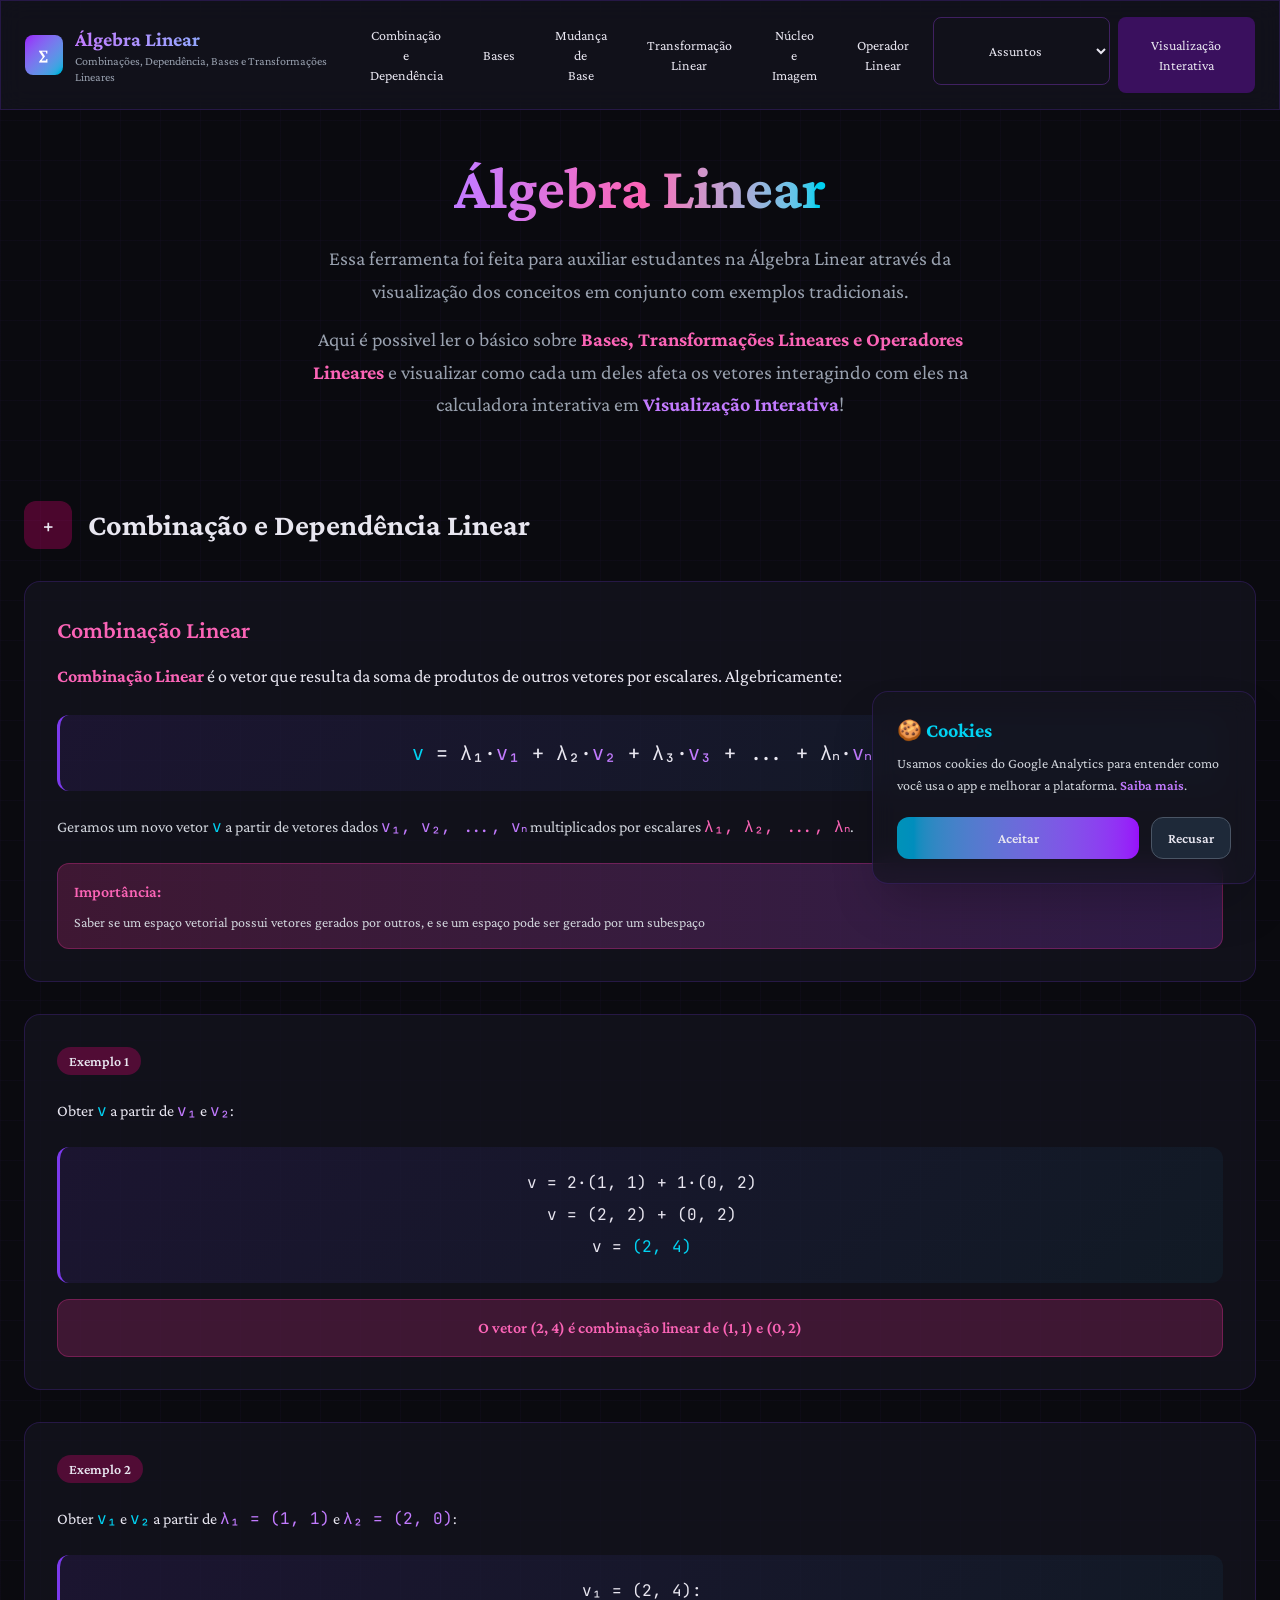
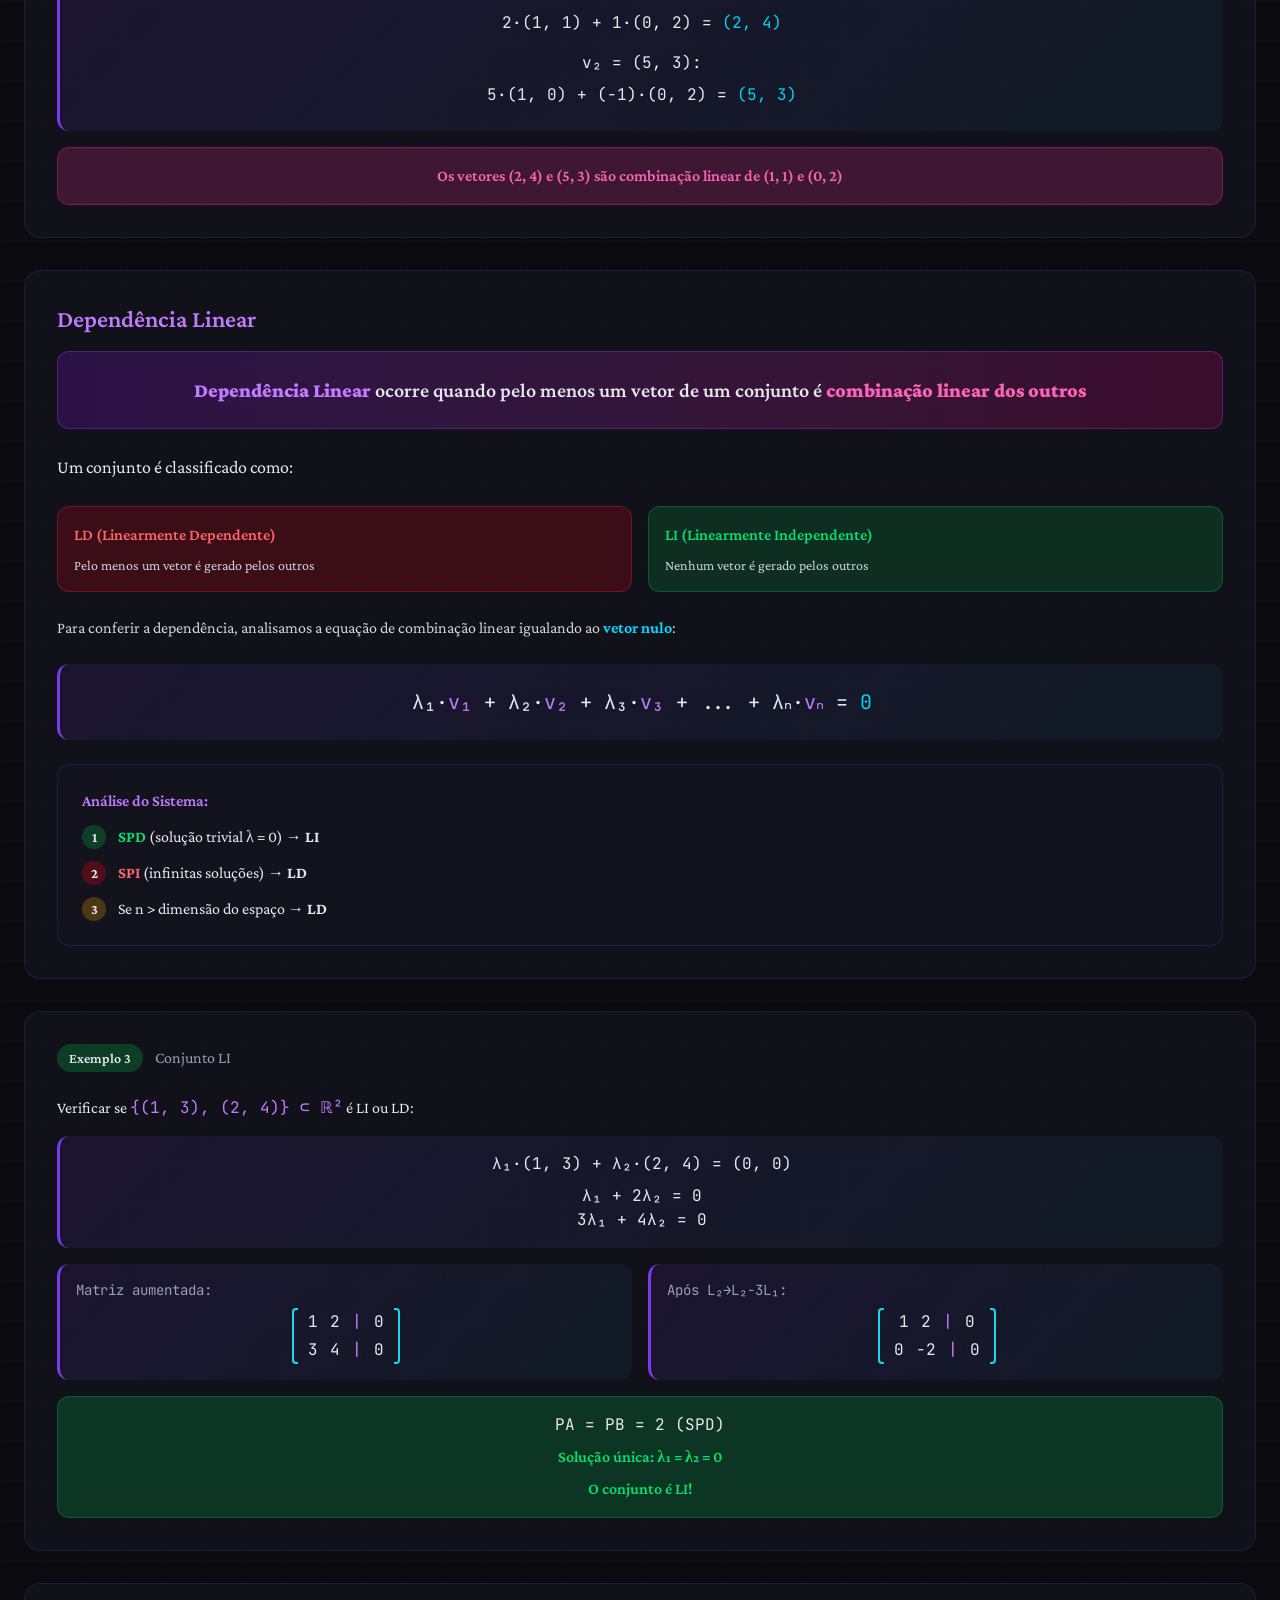
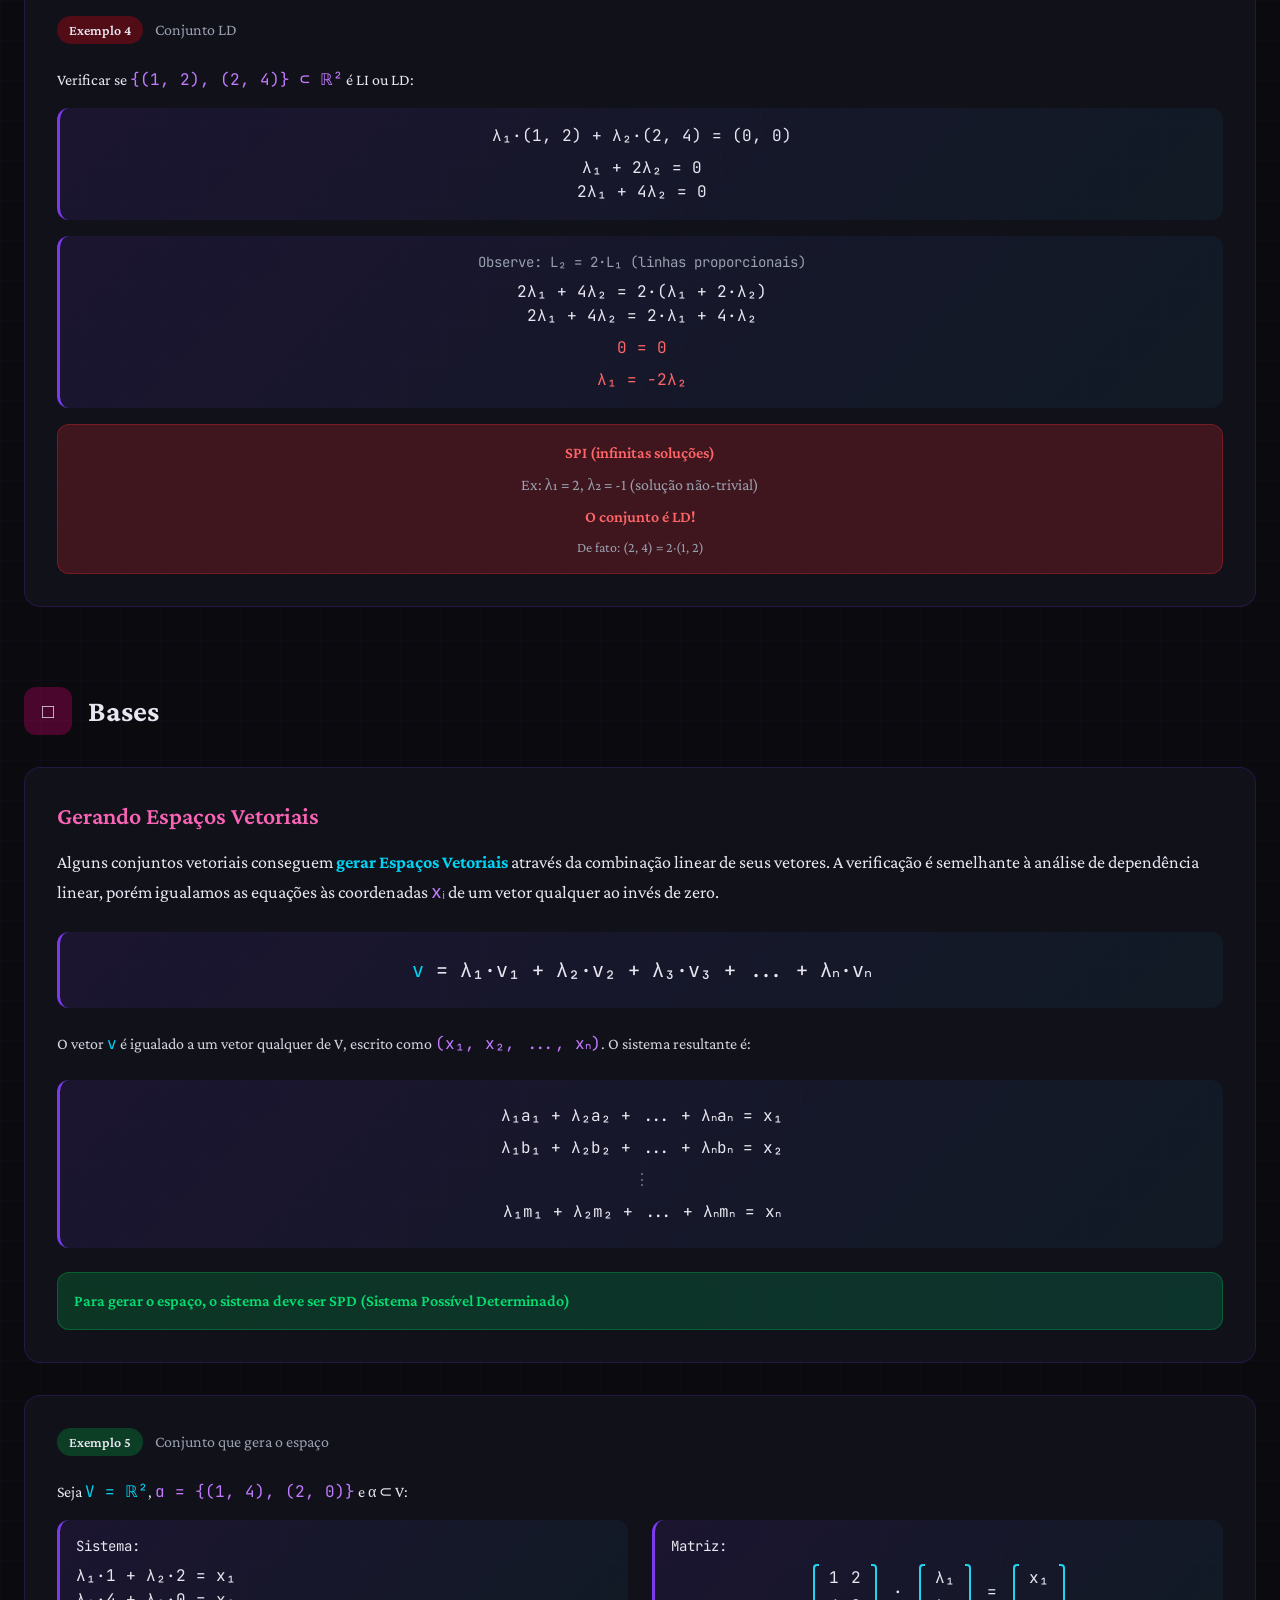
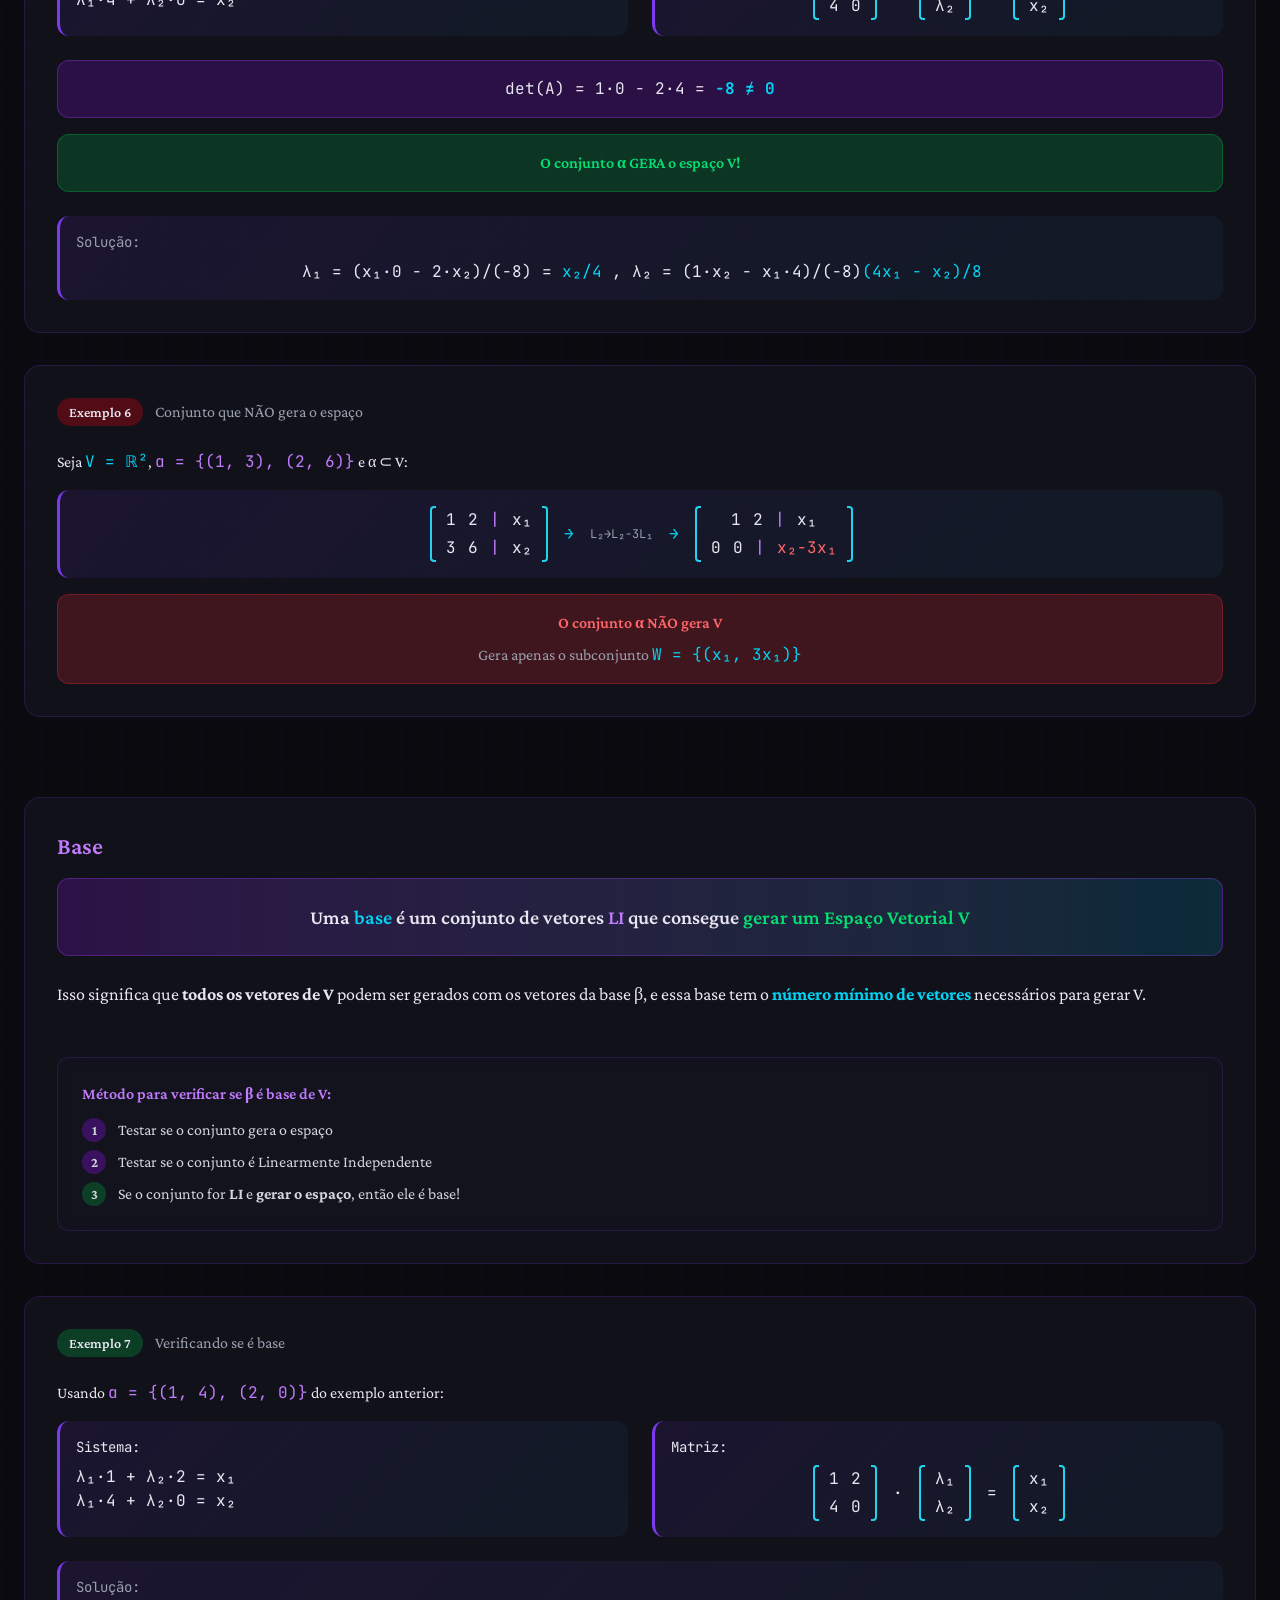
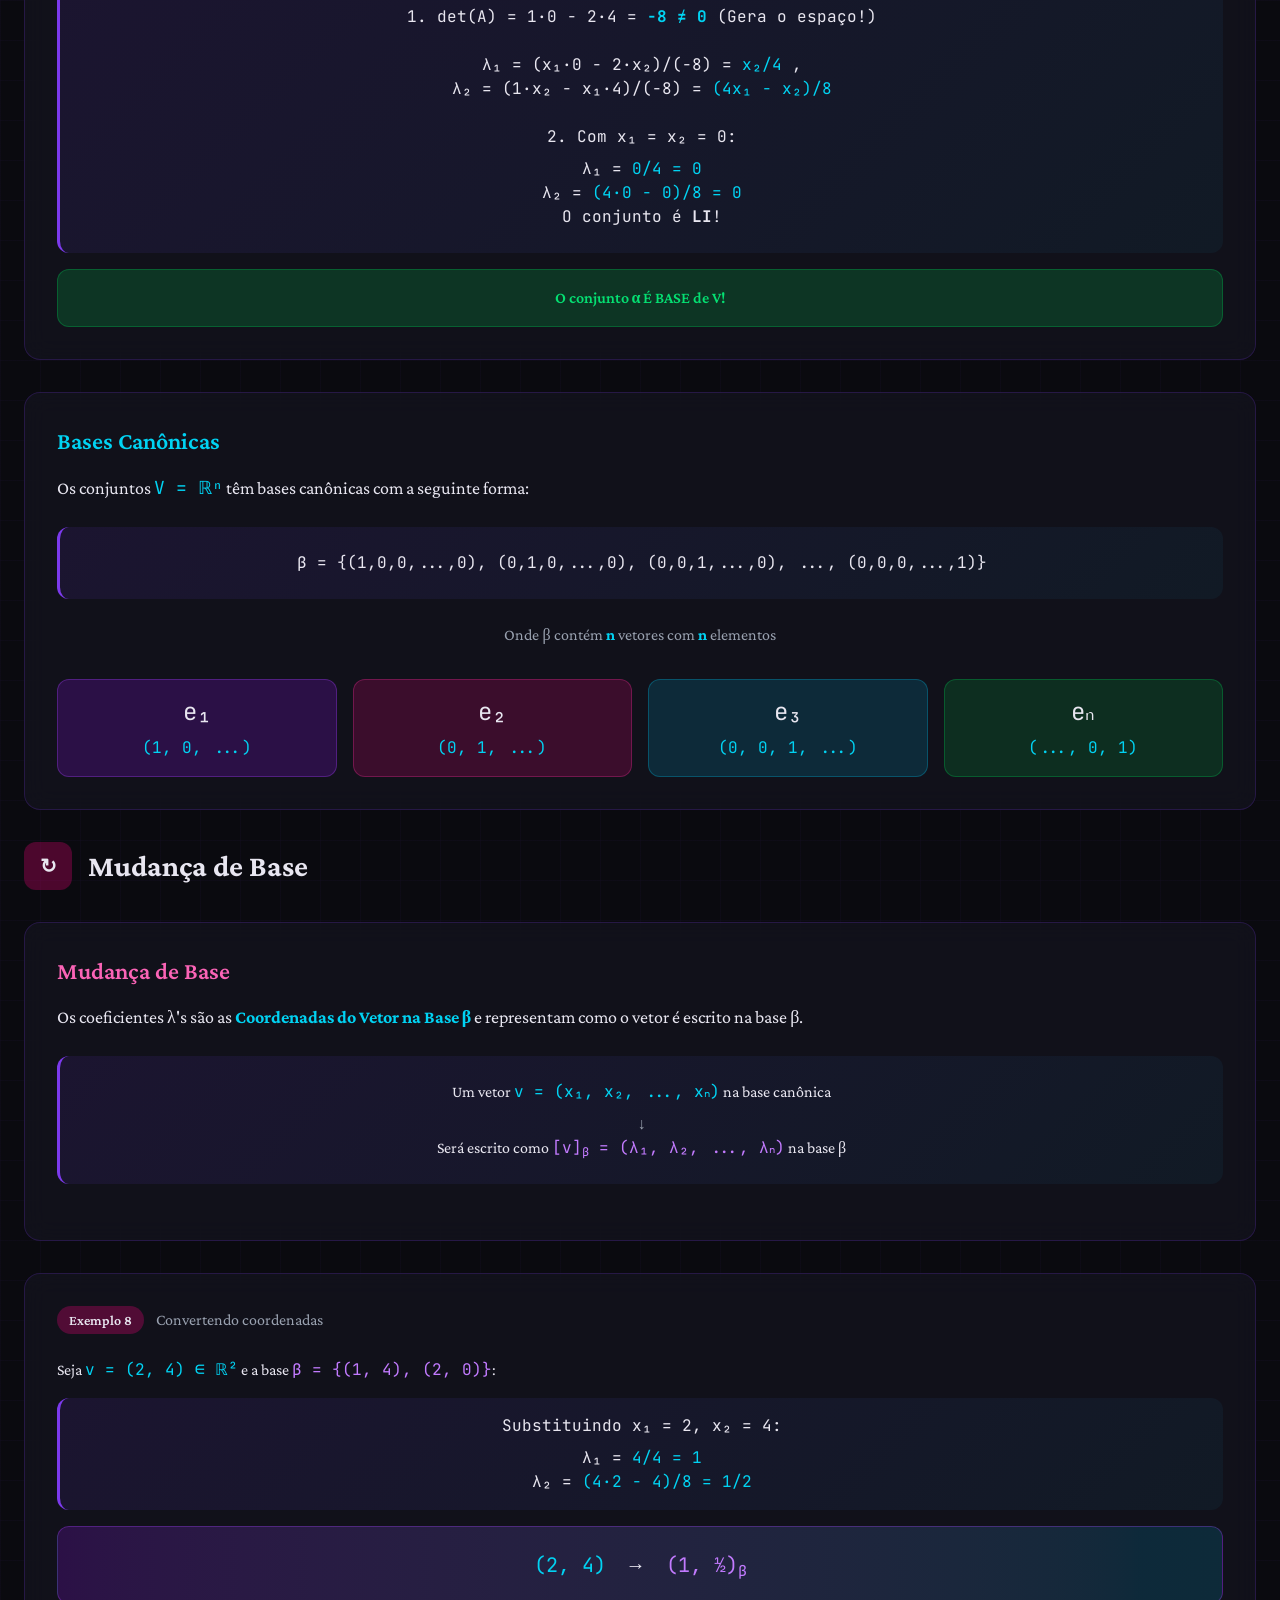
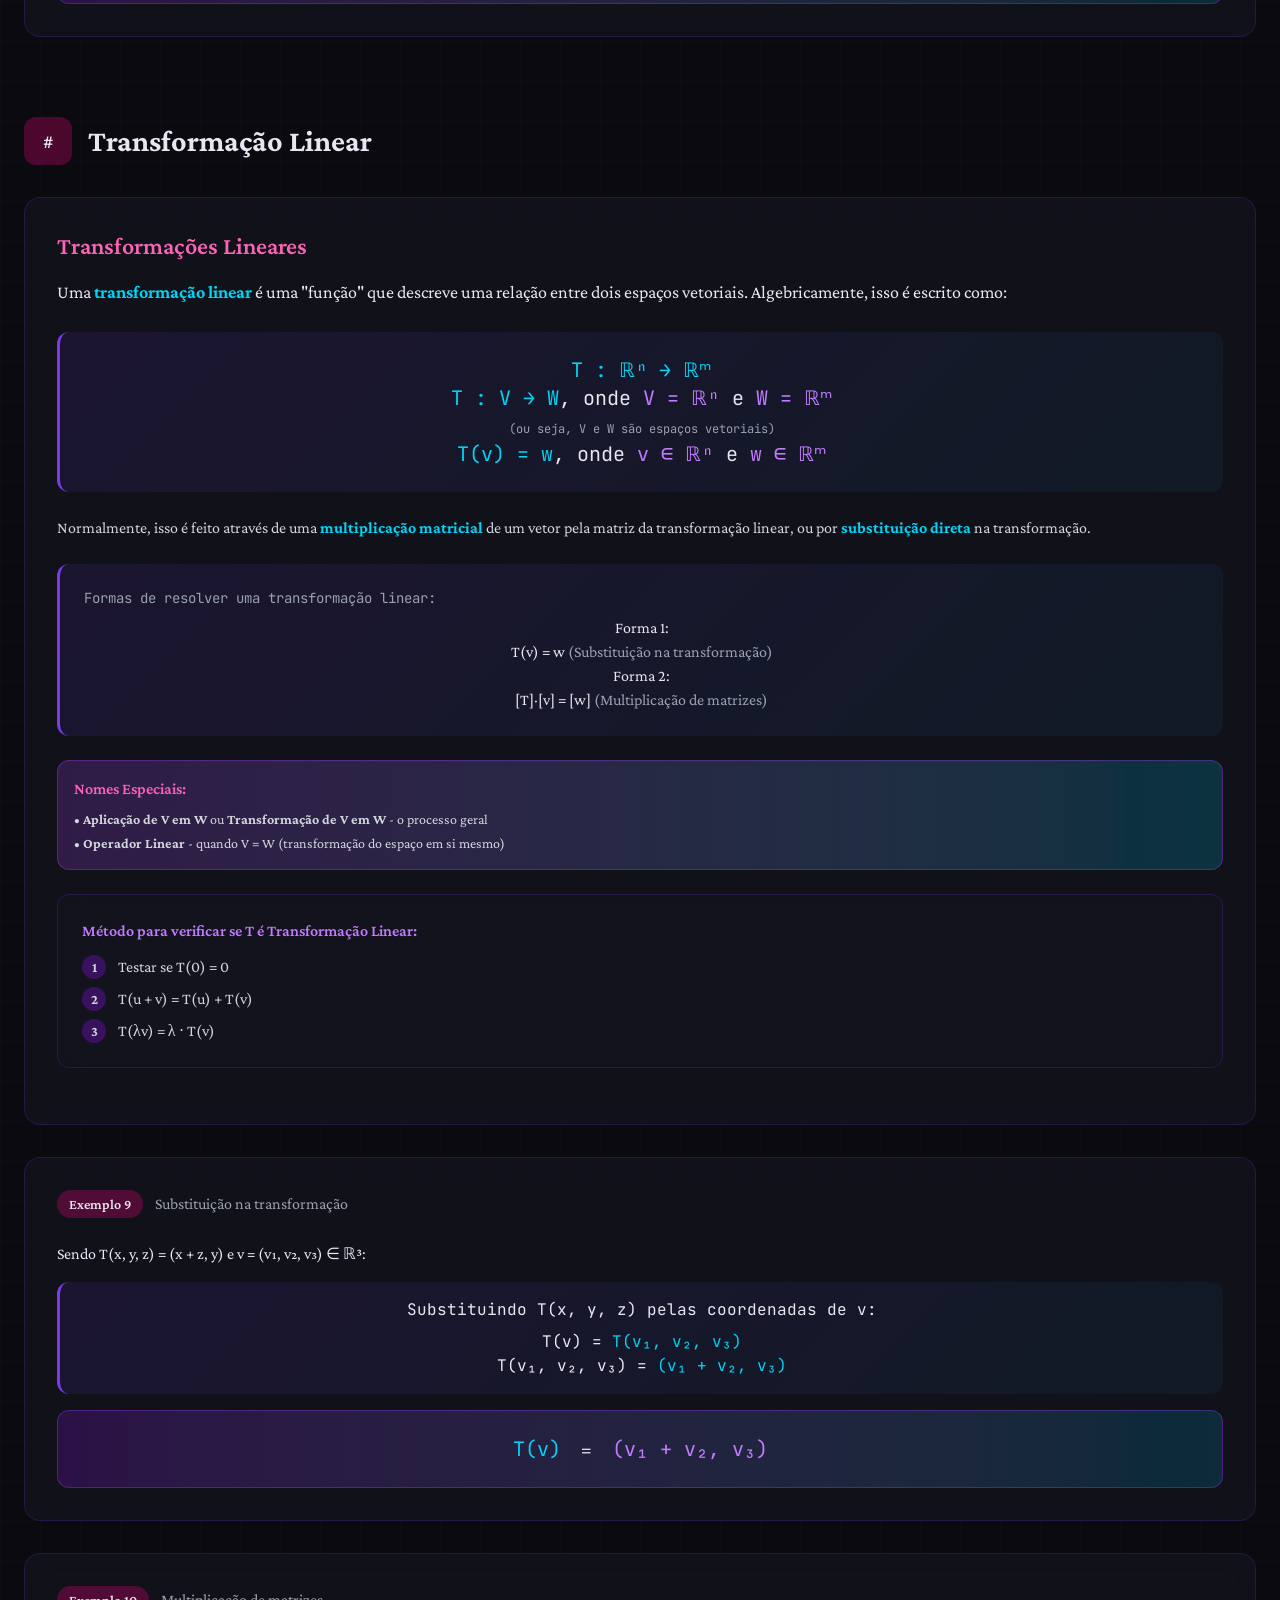
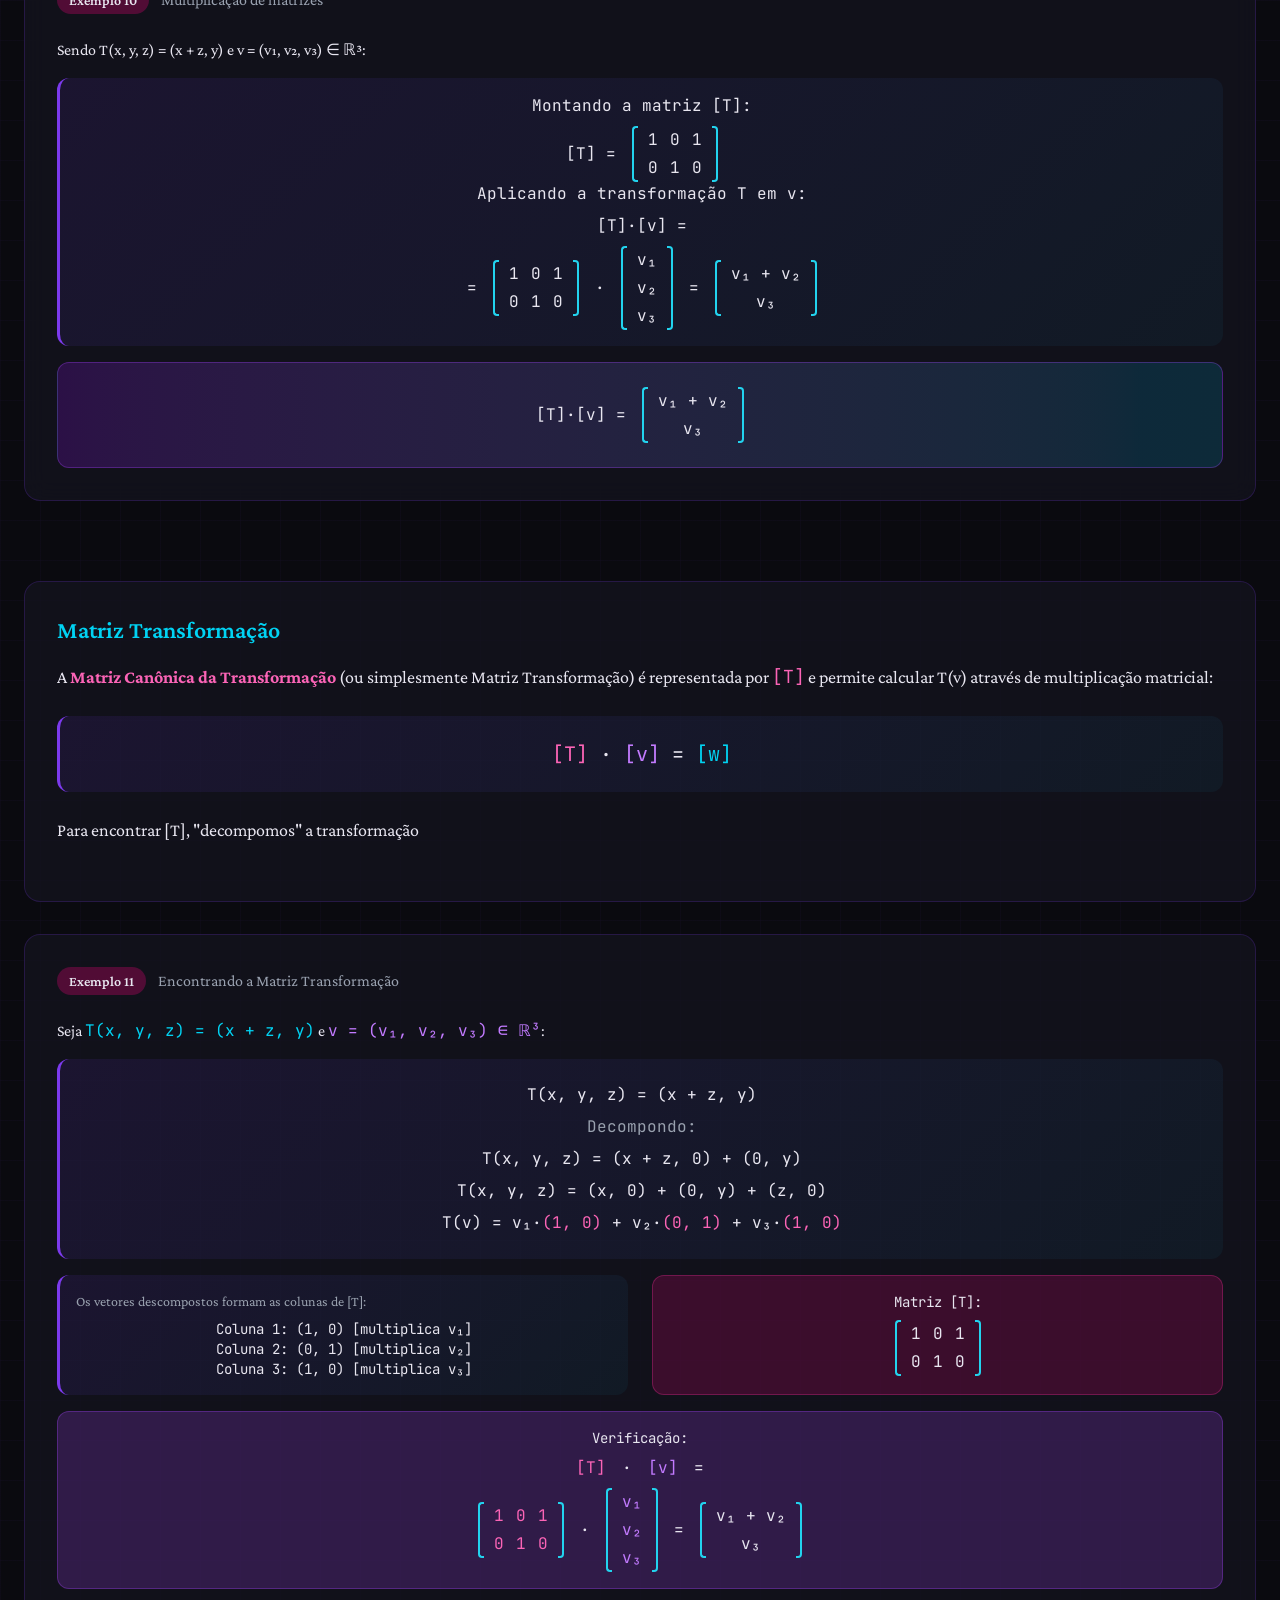
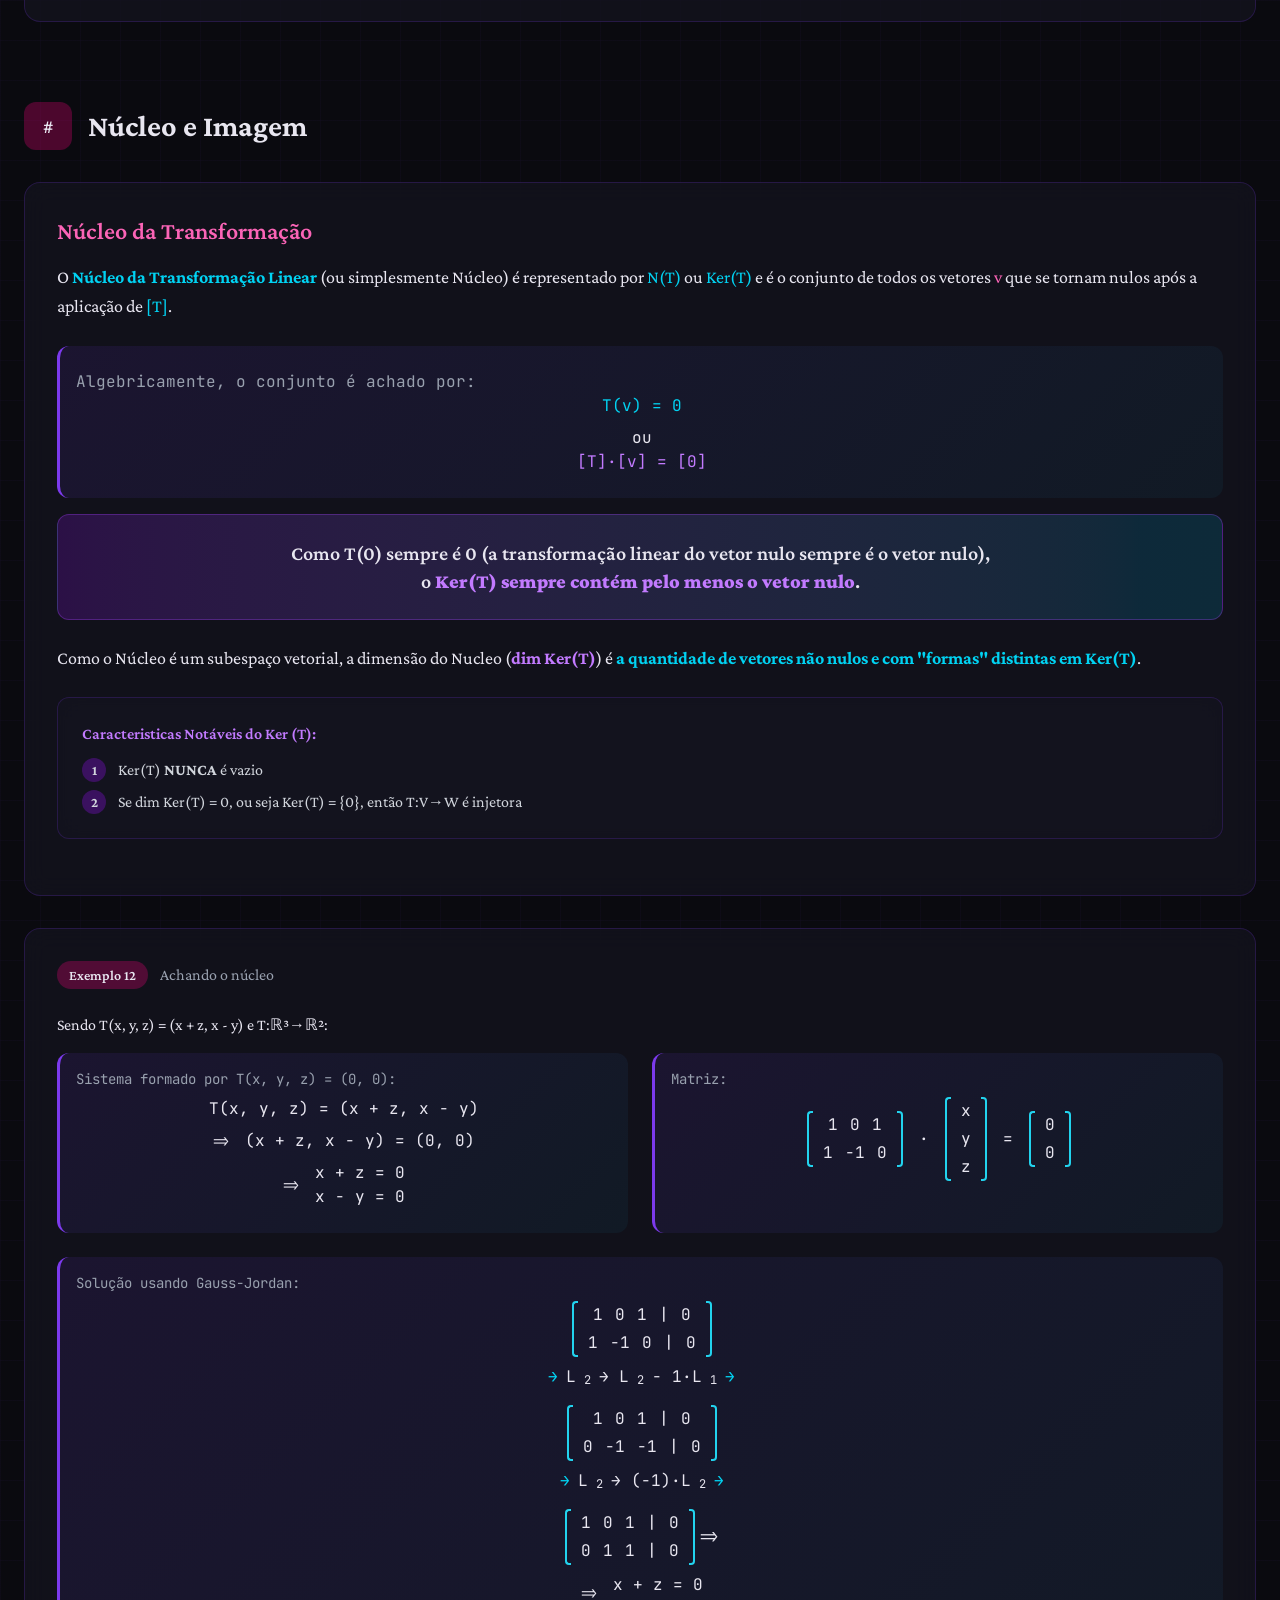
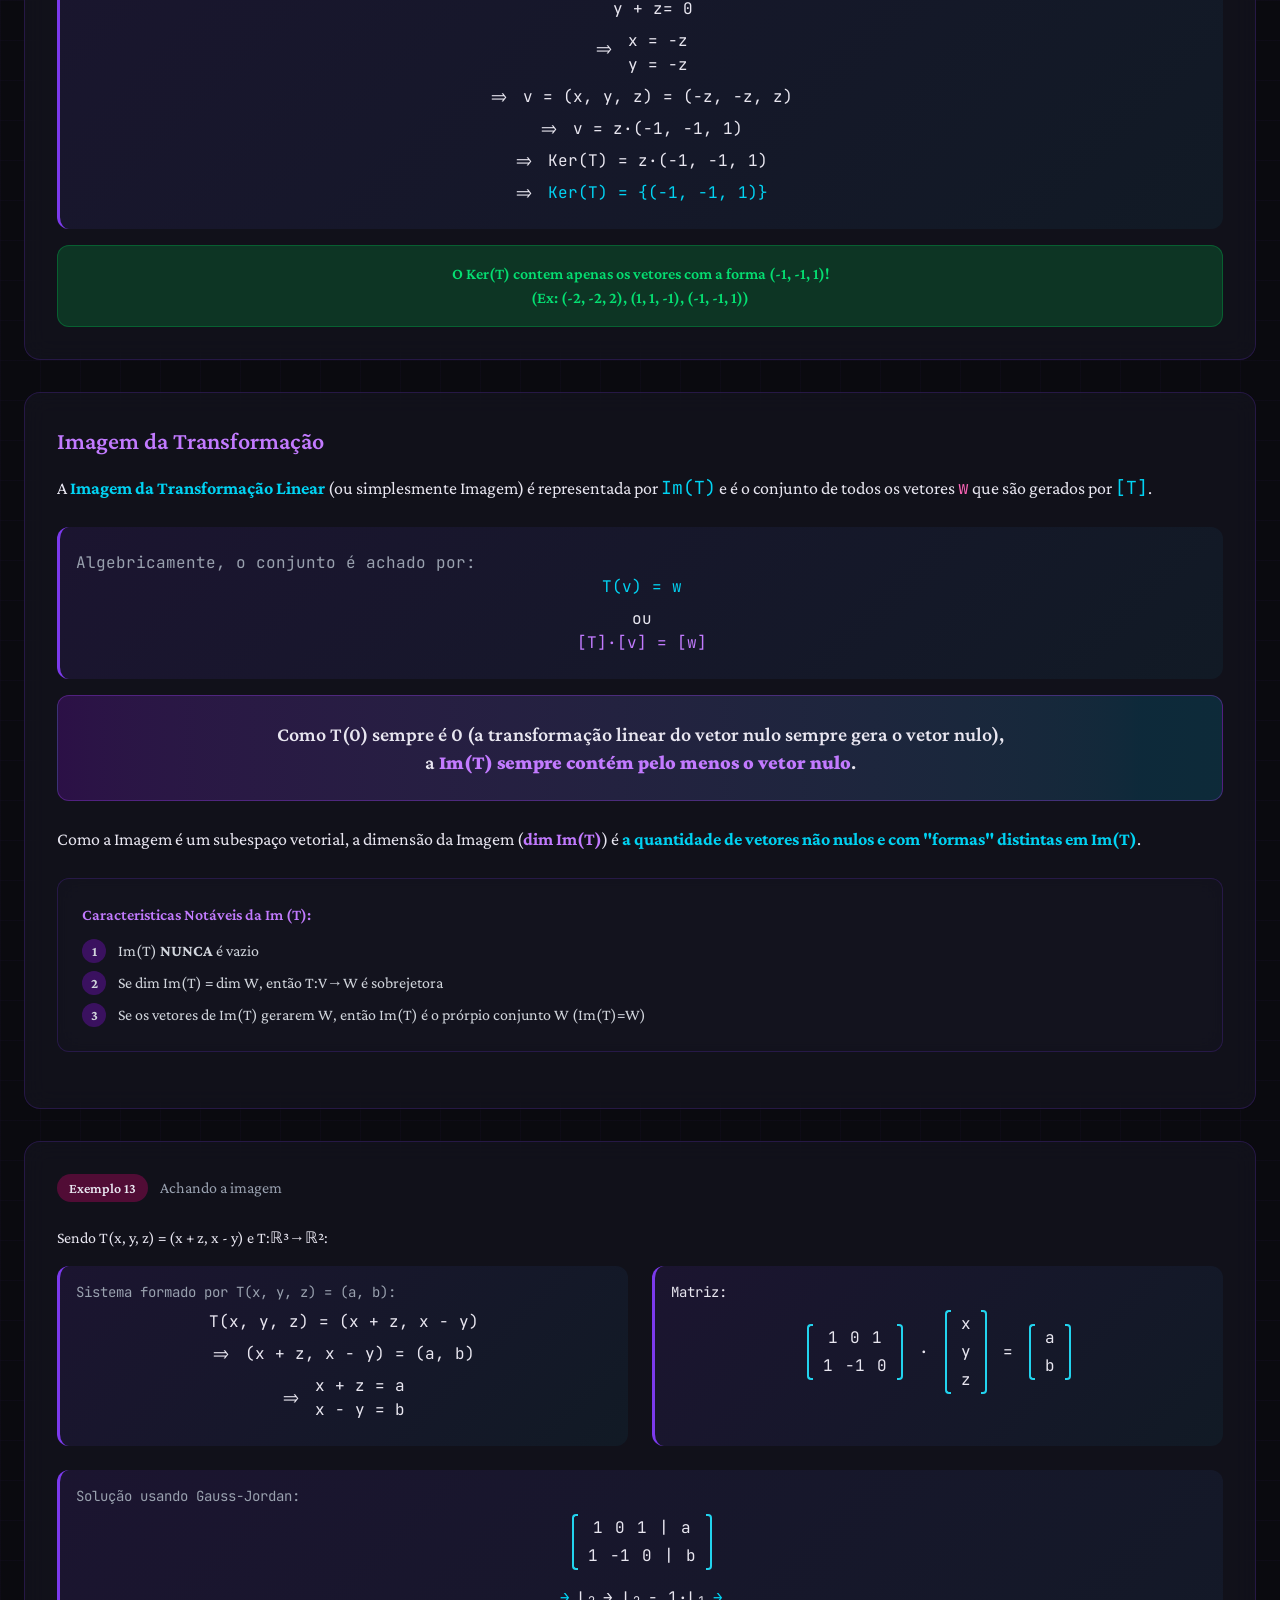
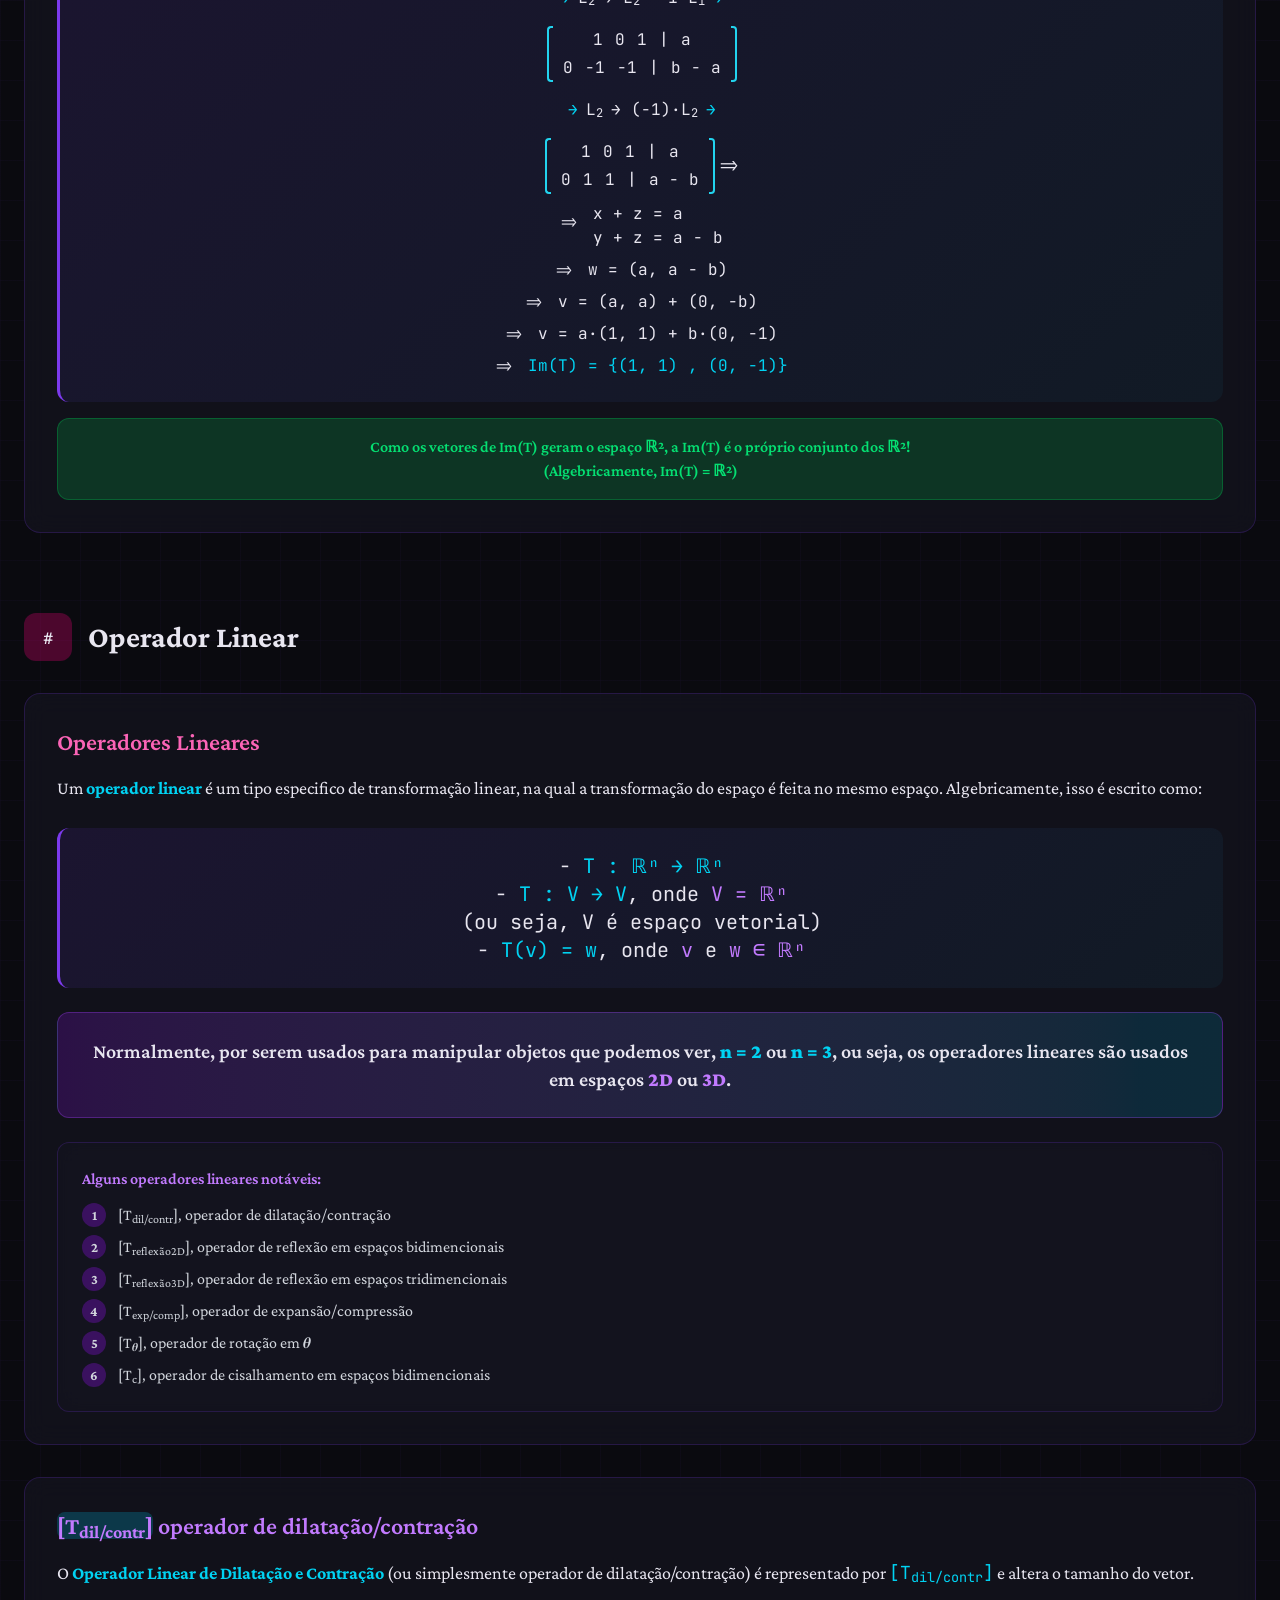
<file: public/index.html>
<!doctype html>
<html lang="pt-BR" class="h-full">
 <head>
  <meta name="google-site-verification" content="MDzx81gmGGhe_p4nVcF1rPUpntyU5uliqyLi0XCuVHo" />
  <meta charset="UTF-8">
  <link rel="icon" type="image/png" href="favicon.png">
  <meta name="viewport" content="width=device-width, initial-scale=1.0">
  <title>Álgebra Linear: Combinação, Dependência, Bases e Transformações Lineares</title><meta name="description" content="Aprenda e visualize conceitos de Álgebra Linear na prática. Calcule transformações lineares, mudanças de base, vetores e operadores 2D de forma interativa.">

  <meta name="keywords" content="álgebra linear, vetores, transformação linear, mudança de base, matrizes, calculadora de matrizes, matemática interativa">
  <meta name="robots" content="index, follow">

  <meta property="og:title" content=" Álgebra Linear Interativa">
  <meta property="og:description" content="Visualize e calcule vetores, bases e transformações lineares diretamente no navegador.">
  <meta property="og:type" content="website">
  <meta property="og:url" content="https://algebra-linear-monitoria.web.app/">
  <link rel="canonical" href="https://algebra-linear-monitoria.web.app/" />

  <link href="https://fonts.googleapis.com/css2?family=Crimson+Pro:wght@400;600;700&family=JetBrains+Mono:wght@400;500&display=swap" rel="stylesheet">
  <link href="output.css" rel="stylesheet">
  <link href="style.css" rel="stylesheet">
  <script src="https://vlibras.gov.br/app/vlibras-plugin.js"></script>
 </head>
 <body class="h-full overflow-auto">
  <div class="min-h-full grid-bg"><header class="glass sticky top-0 z-50 border-b border-purple-500/20">
    <div class="max-w-7xl mx-auto px-6 py-4 flex items-center justify-between">
     <div class="flex items-center gap-3">
      <div class="w-10 h-10 rounded-lg bg-gradient-to-br from-purple-600 to-cyan-500 flex items-center justify-center text-white font-bold text-lg">
       ∑
      </div>
      <div>
       <h1 id="main-title" class="text-xl font-bold bg-gradient-to-r from-purple-400 to-cyan-400 bg-clip-text text-transparent">Álgebra Linear</h1>
       <p id="subtitle" class="text-xs text-gray-400">Combinações, Dependência, Bases e Transformações Lineares</p>
      </div>
     </div>
     <nav class="md:flex gap-2 md:items-center">
      <div class="hidden md:flex gap-2">
        <button onclick="scrollToSection('combinacao')" class=" px-4 py-2 text-sm rounded-lg hover:bg-purple-500/20 transition">
            Combinação e<br>Dependência
        </button> 

        <button onclick="scrollToSection('bases')" class=" px-4 py-2 text-sm rounded-lg hover:bg-purple-500/20 transition">
            Bases
        </button>

        <button onclick="scrollToSection('mudanca')" class="px-4 py-2 text-sm rounded-lg hover:bg-purple-500/20 transition">
            Mudança de<br>Base
        </button>

        <button onclick="scrollToSection('transformacao')" class="px-4 py-2 text-sm rounded-lg hover:bg-purple-500/20 transition">
            Transformação<br>Linear
        </button>
        
        <button onclick="scrollToSection('nucleo_e_imagem')" class="px-4 py-2 text-sm rounded-lg hover:bg-purple-500/20 transition">
            Núcleo e<br>Imagem
        </button>
        
        <button onclick="scrollToSection('operador_linear')" class="px-4 py-2 text-sm rounded-lg hover:bg-purple-500/20 transition">
            Operador<br>Linear
        </button>
      </div>
      
        <select id="navegacao" class="block md:hidden text-center mb-2 px-2 py-2 text-sm rounded-lg border border-purple-500/30 hover:bg-purple-500/20 transition" name="navegacao" onchange="scrollToSection(this.value)">
            <option value="inicio"class="bg-purple-600/50">Assuntos</option>
            <option value="combinacao" class="bg-purple-600/50">Combinação e Dependência</option>
            <option value="bases" class="bg-purple-600/50">Bases</option>
            <option value="mudanca" class="bg-purple-600/50">Mudança de Base</option>
            <option value="transformacao" class="bg-purple-600/50">Transformação Linear</option>
            <option value="nucleo_e_imagem" class="bg-purple-600/50">Núcleo e Imagem</option>
            <option value="operador_linear" class="bg-purple-600/50">Operador Linear</option>
        </select>
        
        <button onclick="scrollToSection('interativo')" class="px-4 py-2 text-sm rounded-lg bg-purple-600/30 hover:bg-purple-500/40 transition">
            Visualização Interativa
        </button>
     </nav>
    </div>
   </header>
   <main class="max-w-7xl mx-auto px-6 py-12">
    <section id="inicio" class="text-center mb-20 animate-in">
     <h2 class="text-5xl md:text-6xl font-bold mb-6"><span class="bg-gradient-to-r from-purple-400 via-pink-400 to-cyan-400 bg-clip-text text-transparent">Álgebra Linear</span></h2>
     <p class="text-xl text-gray-400 max-w-2xl mx-auto leading-relaxed mb-4">
        Essa ferramenta foi feita para auxiliar estudantes na Álgebra Linear através da
         visualização dos conceitos em conjunto com exemplos tradicionais.
    </p>
    <p class="text-xl text-gray-400 max-w-2xl mx-auto leading-relaxed">
        Aqui é possivel ler o básico sobre
         <strong class="text-pink-400">Bases, Transformações Lineares e Operadores Lineares</strong>
         e visualizar como cada um deles afeta os vetores interagindo com eles na calculadora interativa em
         <strong class="text-purple-400" style="cursor: pointer;" onclick="scrollToSection('interativo')">Visualização Interativa</strong>!
    </p>
    </section>
    <section id="combinacao" class="mb-20 animate-in delay-1">
     <div class="flex items-center gap-4 mb-8">
      <div class="w-12 h-12 rounded-xl bg-pink-600/30 flex items-center justify-center icon-badge">
       +
      </div>
      <h3 class="text-3xl font-bold">Combinação e Dependência Linear</h3>
     </div><div class="glass rounded-2xl p-8 mb-8">
      <h4 class="text-2xl font-semibold mb-4 text-pink-400">Combinação Linear</h4>
      <p class="text-lg leading-relaxed mb-6"><strong class="text-pink-400">Combinação Linear</strong> é o vetor que resulta da soma de produtos de outros vetores por escalares. Algebricamente:</p>
      <div class="math-block rounded-xl p-6 mb-6">
       <p class="text-center text-xl mono"><span class="text-cyan-400">v</span> = λ₁·<span class="text-purple-400">v₁</span> + λ₂·<span class="text-purple-400">v₂</span> + λ₃·<span class="text-purple-400">v₃</span> + ... + λₙ·<span class="text-purple-400">vₙ</span></p>
      </div>
      <p class="text-gray-300 mb-6">Geramos um novo vetor <span class="mono text-cyan-400">v</span> a partir de vetores dados <span class="mono text-purple-400">v₁, v₂, ..., vₙ</span> multiplicados por escalares <span class="mono text-pink-400">λ₁, λ₂, ..., λₙ</span>.</p>
      <div class="bg-gradient-to-r from-pink-500/20 to-purple-500/20 rounded-xl p-4 border border-pink-500/30">
       <p class="text-pink-400 font-semibold">Importância:</p>
       <p class="text-gray-300 text-sm mt-2">Saber se um espaço vetorial possui vetores gerados por outros, e se um espaço pode ser gerado por um subespaço</p>
      </div>
     </div><div class="example-card glass rounded-2xl p-8 mb-8">
      <div class="flex items-center gap-3 mb-6">
        <span class="px-3 py-1 bg-pink-600/30 rounded-full text-sm font-semibold">Exemplo 1</span> 
      </div>
      <p class="mb-6">
        Obter <span class="mono text-cyan-400">v</span> a partir de <span class="mono text-purple-400">v₁</span> e <span class="mono text-purple-400">v₂</span>:</p>
      <div class="math-block rounded-xl p-6 mb-4">
       <p class="mono text-center">v = 2·(1, 1) + 1·(0, 2)</p>
       <p class="mono text-center mt-2">v = (2, 2) + (0, 2)</p>
       <p class="mono text-center mt-2">v = <span class="text-cyan-400">(2, 4)</span></p>
      </div>
      <div class="p-4 rounded-xl bg-pink-500/20 border border-pink-500/30">
       <p class="text-pink-400 font-semibold text-center">O vetor (2, 4) é combinação linear de (1, 1) e (0, 2)</p>
      </div>
     </div>
     <div class="example-card glass rounded-2xl p-8 mb-8">
      <div class="flex items-center gap-3 mb-6">
        <span class="px-3 py-1 bg-pink-600/30 rounded-full text-sm font-semibold">Exemplo 2</span>
      </div>
        <p class="mb-6">Obter <span class="mono text-cyan-400">v₁</span> e <span class="mono text-cyan-400">v₂</span> a partir de <span class="mono text-purple-400">λ₁ = (1, 1)</span> e <span class="mono text-purple-400">λ₂ = (2, 0)</span>:</p>
      <div class="math-block rounded-xl p-6 mb-4">
       <p class="mono text-center mb-2">v₁ = (2, 4):</p>
       <p class="mono text-center">2·(1, 1) + 1·(0, 2) = <span class="text-cyan-400">(2, 4)</span></p>
       <p class="mono text-center mt-4 mb-2">v₂ = (5, 3):</p>
       <p class="mono text-center">5·(1, 0) + (-1)·(0, 2) = <span class="text-cyan-400">(5, 3)</span></p>
      </div>
      <div class="p-4 rounded-xl bg-pink-500/20 border border-pink-500/30">
       <p class="text-pink-400 font-semibold text-center">Os vetores (2, 4) e (5, 3) são combinação linear de (1, 1) e (0, 2)</p>
      </div>
     </div><div class="glass rounded-2xl p-8 mb-8">
      <h4 class="text-2xl font-semibold mb-4 text-purple-400">Dependência Linear</h4>
      <div class="bg-gradient-to-r from-purple-600/20 to-pink-600/20 rounded-xl p-6 mb-6 border border-purple-500/30">
       <p class="text-xl font-semibold text-center">
        <strong class="text-purple-400">Dependência Linear</strong> ocorre quando pelo menos um vetor de um conjunto é <strong class="text-pink-400">combinação linear dos outros</strong>
       </p>
      </div>
      <p class="text-lg leading-relaxed mb-6">Um conjunto é classificado como:</p>
      <div class="grid md:grid-cols-2 gap-4 mb-6">
       <div class="p-4 rounded-xl bg-red-600/20 border border-red-500/30">
        <p class="text-red-400 font-semibold mb-2">LD (Linearmente Dependente)</p>
        <p class="text-gray-300 text-sm">Pelo menos um vetor é gerado pelos outros</p>
       </div>
       <div class="p-4 rounded-xl bg-green-600/20 border border-green-500/30">
        <p class="text-green-400 font-semibold mb-2">LI (Linearmente Independente)</p>
        <p class="text-gray-300 text-sm">Nenhum vetor é gerado pelos outros</p>
       </div>
      </div>
      <p class="text-gray-300 mb-6">Para conferir a dependência, analisamos a equação de combinação linear igualando ao <strong class="text-cyan-400">vetor nulo</strong>:</p>
      <div class="math-block rounded-xl p-6 mb-6">
       <p class="text-center text-xl mono">λ₁·<span class="text-purple-400">v₁</span> + λ₂·<span class="text-purple-400">v₂</span> + λ₃·<span class="text-purple-400">v₃</span> + ... + λₙ·<span class="text-purple-400">vₙ</span> = <span class="text-cyan-400">0</span></p>
      </div>
      <div class="glass rounded-xl p-6 space-y-3">
       <p class="font-semibold text-purple-400">Análise do Sistema:</p>
       <div class="flex items-start gap-3">
        <span class="w-6 h-6 rounded-full bg-green-600/30 flex items-center justify-center text-sm font-bold">1</span> 
        <span><strong class="text-green-400">SPD</strong> (solução trivial λ = 0) → <strong>LI</strong></span>
       </div>
       <div class="flex items-start gap-3"><span class="w-6 h-6 rounded-full bg-red-600/30 flex items-center justify-center text-sm font-bold">2</span> <span><strong class="text-red-400">SPI</strong> (infinitas soluções) → <strong>LD</strong></span>
       </div>
       <div class="flex items-start gap-3"><span class="w-6 h-6 rounded-full bg-yellow-600/30 flex items-center justify-center text-sm font-bold">3</span> <span>Se n &gt; dimensão do espaço → <strong>LD</strong></span>
       </div>
      </div>
     </div><div class="example-card glass rounded-2xl p-8 mb-8">
      <div class="flex items-center gap-3 mb-6">
        <span class="px-3 py-1 bg-green-600/30 rounded-full text-sm font-semibold">Exemplo 3</span> <span class="text-gray-400">Conjunto LI</span>
      </div>
      <p class="mb-4">Verificar se <span class="mono text-purple-400">{(1, 3), (2, 4)} ⊂ ℝ²</span> é LI ou LD:</p>
      <div class="math-block rounded-xl p-4 mb-4">
       <p class="mono text-center">λ₁·(1, 3) + λ₂·(2, 4) = (0, 0)</p>
       <p class="mono text-center mt-2">λ₁ + 2λ₂ = 0</p>
       <p class="mono text-center">3λ₁ + 4λ₂ = 0</p>
      </div>
      <div class="grid md:grid-cols-2 gap-4 mb-4">
       <div class="math-block rounded-xl p-4">
        <p class="mono text-sm text-gray-400 mb-2">Matriz aumentada:</p>
        <div class="flex justify-center mono">
         <div class="matrix">
          <div class="matrix-row"><span>1</span><span>2</span><span class="text-purple-400">|</span><span>0</span>
          </div>
          <div class="matrix-row"><span>3</span><span>4</span><span class="text-purple-400">|</span><span>0</span>
          </div>
         </div>
        </div>
       </div>
       <div class="math-block rounded-xl p-4">
        <p class="mono text-sm text-gray-400 mb-2">Após L₂→L₂-3L₁:</p>
        <div class="flex justify-center mono">
         <div class="matrix">
          <div class="matrix-row"><span>1</span><span>2</span><span class="text-purple-400">|</span><span>0</span>
          </div>
          <div class="matrix-row"><span>0</span><span>-2</span><span class="text-purple-400">|</span><span>0</span>
          </div>
         </div>
        </div>
       </div>
      </div>
      <div class="p-4 rounded-xl bg-green-500/20 border border-green-500/30">
       <p class="mono text-center mb-2">PA = PB = 2 (SPD)</p>
       <p class="text-green-400 font-semibold text-center">Solução única: λ₁ = λ₂ = 0</p>
       <p class="text-green-400 font-semibold text-center mt-2">O conjunto é LI!</p>
      </div>
     </div>
     <div class="example-card glass rounded-2xl p-8">
      <div class="flex items-center gap-3 mb-6">
        <span class="px-3 py-1 bg-red-600/30 rounded-full text-sm font-semibold">Exemplo 4</span> 
        <span class="text-gray-400">Conjunto LD</span>
      </div>
      <p class="mb-4">Verificar se <span class="mono text-purple-400">{(1, 2), (2, 4)} ⊂ ℝ²</span> é LI ou LD:</p>
      <div class="math-block rounded-xl p-4 mb-4">
       <p class="mono text-center">λ₁·(1, 2) + λ₂·(2, 4) = (0, 0)</p>
       <p class="mono text-center mt-2">λ₁ + 2λ₂ = 0</p>
       <p class="mono text-center">2λ₁ + 4λ₂ = 0</p>
      </div>
      <div class="math-block rounded-xl p-4 mb-4">
       <p class="mono text-center text-sm text-gray-400 mb-2">Observe: L₂ = 2·L₁ (linhas proporcionais)</p>
       <p class="mono text-center">2λ₁ + 4λ₂ = 2·(λ₁ + 2·λ₂)</p>
       <p class="mono text-center">2λ₁ + 4λ₂ = 2·λ₁ + 4·λ₂</p>
       <p class="mono text-center mt-2"><span class="text-red-400">0 = 0</span></p>
       <p class="mono text-center mt-2"><span class="text-red-400">λ₁ = -2λ₂</span></p>
      </div>
      <div class="p-4 rounded-xl bg-red-500/20 border border-red-500/30">
       <p class="text-red-400 font-semibold text-center">SPI (infinitas soluções)</p>
       <p class="text-gray-400 text-center mt-2">Ex: λ₁ = 2, λ₂ = -1 (solução não-trivial)</p>
       <p class="text-red-400 font-semibold text-center mt-2">O conjunto é LD!</p>
       <p class="text-gray-400 text-center mt-2 text-sm">De fato: (2, 4) = 2·(1, 2)</p>
      </div>
     </div>
    </section>

    <section id="bases" class="mb-20 animate-in delay-2"> <div class="flex items-center gap-4 mb-8">
      <div class="w-12 h-12 rounded-xl bg-pink-600/30 flex items-center justify-center icon-badge">
       □
      </div>
      <h3 class="text-3xl font-bold">Bases</h3>
     </div>
     <div class="glass rounded-2xl p-8 mb-8">
      <h4 class="text-2xl font-semibold mb-4 text-pink-400">Gerando Espaços Vetoriais</h4>
      <p class="text-lg leading-relaxed mb-6">Alguns conjuntos vetoriais conseguem <strong class="text-cyan-400">gerar Espaços Vetoriais</strong> através da combinação linear de seus vetores. A verificação é semelhante à análise de dependência linear, porém igualamos as equações às coordenadas <span class="mono text-purple-400">xᵢ</span> de um vetor qualquer ao invés de zero.</p>
      <div class="math-block rounded-xl p-6 mb-6">
       <p class="text-center text-xl mono">
        <span class="text-cyan-400">v</span> = λ₁·v₁ + λ₂·v₂ + λ₃·v₃ + ... + λₙ·vₙ
       </p>
      </div>
      <p class="text-gray-300 mb-6">
        O vetor <span class="mono text-cyan-400">v</span> é igualado a um vetor qualquer de V, escrito como 
        <span class="mono text-purple-400">(x₁, x₂, ..., xₙ)</span>. 
        O sistema resultante é:
      </p>
      <div class="math-block rounded-xl p-6 mb-6 overflow-x-auto">
       <div class="mono text-center space-y-2">
        <p>λ₁a₁ + λ₂a₂ + ... + λₙaₙ = x₁</p>
        <p>λ₁b₁ + λ₂b₂ + ... + λₙbₙ = x₂</p>
        <p class="text-gray-500">⋮</p>
        <p>λ₁m₁ + λ₂m₂ + ... + λₙmₙ = xₙ</p>
       </div>
      </div>
      <div class="bg-gradient-to-r from-green-500/20 to-emerald-500/20 rounded-xl p-4 border border-green-500/30">
       <p class="text-green-400 font-semibold flex items-center gap-2">
        Para gerar o espaço, o sistema deve ser SPD (Sistema Possível Determinado)
       </p>
      </div>
     </div>
     <div class="example-card glass rounded-2xl p-8 mb-8">
      <div class="flex items-center gap-3 mb-6">
        <span class="px-3 py-1 bg-green-600/30 rounded-full text-sm font-semibold">Exemplo 5</span> 
        <span class="text-gray-400">Conjunto que gera o espaço</span>
      </div>
      <p class="mb-4">Seja <span class="mono text-cyan-400">V = ℝ²</span>, <span class="mono text-purple-400">α = {(1, 4), (2, 0)}</span> e α ⊂ V:</p>
      <div class="grid md:grid-cols-2 gap-6">
       <div class="math-block rounded-xl p-4">
        <p class="mono text-sm mb-2">Sistema:</p>
        <p class="mono">λ₁·1 + λ₂·2 = x₁</p>
        <p class="mono">λ₁·4 + λ₂·0 = x₂</p>
       </div>
       <div class="math-block rounded-xl p-4">
        <p class="mono text-sm mb-2">Matriz:</p>
        <div class="flex items-center justify-center gap-4 mono">
         <div class="matrix">
          <div class="matrix-row"><span>1</span><span>2</span>
          </div>
          <div class="matrix-row"><span>4</span><span>0</span>
          </div>
         </div><span>·</span>
         <div class="matrix">
          <div class="matrix-row"><span>λ₁</span>
          </div>
          <div class="matrix-row"><span>λ₂</span>
          </div>
         </div><span>=</span>
         <div class="matrix">
          <div class="matrix-row"><span>x₁</span>
          </div>
          <div class="matrix-row"><span>x₂</span>
          </div>
         </div>
        </div>
       </div>
      </div>
      <div class="mt-6 p-4 rounded-xl bg-purple-600/20 border border-purple-500/30">
       <p class="mono text-center">det(A) = 1·0 - 2·4 = <span class="text-cyan-400 font-bold">-8 ≠ 0</span></p>
      </div>
      <div class="mt-4 p-4 rounded-xl bg-green-500/20 border border-green-500/30">
       <p class="text-green-400 font-semibold text-center">O conjunto α GERA o espaço V!</p>
      </div>
      <div class="mt-6 math-block rounded-xl p-4"> 
       <p class="mono text-sm mb-2 text-gray-400">Solução:</p>
       <p class="mono text-center">
        λ₁ = (x₁·0 - 2·x₂)/(-8) = <span class="text-cyan-400">x₂/4</span> , 
        λ₂ = (1·x₂ - x₁·4)/(-8)<span class="text-cyan-400">(4x₁ - x₂)/8</span>
       </p>
      </div>
     </div>
     <div class="example-card glass rounded-2xl p-8">
      <div class="flex items-center gap-3 mb-6"><span class="px-3 py-1 bg-red-600/30 rounded-full text-sm font-semibold">Exemplo 6</span> <span class="text-gray-400">Conjunto que NÃO gera o espaço</span>
      </div>
      <p class="mb-4">Seja <span class="mono text-cyan-400">V = ℝ²</span>, <span class="mono text-purple-400">α = {(1, 3), (2, 6)}</span> e α ⊂ V:</p>
      <div class="math-block rounded-xl p-4 mb-4">
       <div class="flex items-center justify-center gap-4 mono flex-wrap">
        <div class="matrix">
         <div class="matrix-row"><span>1</span><span>2</span><span class="text-purple-400">|</span><span>x₁</span>
         </div>
         <div class="matrix-row"><span>3</span><span>6</span><span class="text-purple-400">|</span><span>x₂</span>
         </div>
        </div><span class="text-cyan-400">→</span> <span class="text-xs text-gray-400">L₂→L₂-3L₁</span> <span class="text-cyan-400">→</span>
        <div class="matrix">
         <div class="matrix-row"><span>1</span><span>2</span><span class="text-purple-400">|</span><span>x₁</span>
         </div>
         <div class="matrix-row"><span>0</span><span>0</span><span class="text-purple-400">|</span><span class="text-red-400">x₂-3x₁</span>
         </div>
        </div>
       </div>
      </div>
      <div class="p-4 rounded-xl bg-red-500/20 border border-red-500/30">
       <p class="text-red-400 font-semibold text-center">O conjunto α NÃO gera V</p>
       <p class="text-gray-400 text-center mt-2">Gera apenas o subconjunto <span class="mono text-cyan-400">W = {(x₁, 3x₁)}</span></p>
      </div>
     </div>
    </section>

    <section><div class="glass rounded-2xl p-8 mb-8">
      <h4 class="text-2xl font-semibold mb-4 text-purple-400">Base</h4>
      <div class="bg-gradient-to-r from-purple-600/20 to-cyan-600/20 rounded-xl p-6 mb-6 border border-purple-500/30">
       <p class="text-xl font-semibold text-center">
        Uma <span class="text-cyan-400">base</span> é um conjunto de vetores <span class="text-purple-400">LI</span> que consegue <span class="text-green-400">gerar um Espaço Vetorial V</span>
       </p>
      </div>
      <p class="text-lg leading-relaxed mb-6">Isso significa que <strong>todos os vetores de V</strong> podem ser gerados com os vetores da base β, e essa base tem o <strong class="text-cyan-400">número mínimo de vetores</strong> necessários para gerar V.</p>
      <br>
      <div class="glass rounded-xl p-6">
       <p class="text-purple-400 font-semibold mb-3">Método para verificar se β é base de V:</p>
       <ol class="space-y-2 text-gray-300">
        <li class="flex items-start gap-3">
            <span class="w-6 h-6 rounded-full bg-purple-600/30 flex items-center justify-center text-sm font-bold">1</span> 
            <span>Testar se o conjunto gera o espaço</span></li>
        <li class="flex items-start gap-3">
            <span class="w-6 h-6 rounded-full bg-purple-600/30 flex items-center justify-center text-sm font-bold">2</span> 
            <span>Testar se o conjunto é Linearmente Independente</span></li>
        <li class="flex items-start gap-3">
            <span class="w-6 h-6 rounded-full bg-green-600/30 flex items-center justify-center text-sm font-bold">3</span> 
            <span>Se o conjunto for <strong>LI</strong> e <strong>gerar o espaço</strong>, então ele é base!</span></li>
       </ol>
      </div>
     </div>
     <div class="example-card glass rounded-2xl p-8 mb-8">
      <div class="flex items-center gap-3 mb-6">
        <span class="px-3 py-1 bg-green-600/30 rounded-full text-sm font-semibold">Exemplo 7</span> 
        <span class="text-gray-400">Verificando se é base</span>
      </div>
      <p class="mb-4">Usando <span class="mono text-purple-400">α = {(1, 4), (2, 0)}</span> do exemplo anterior:</p>
      <div class="grid md:grid-cols-2 gap-6">
       <div class="math-block rounded-xl p-4">
        <p class="mono text-sm mb-2">Sistema:</p>
        <p class="mono">λ₁·1 + λ₂·2 = x₁</p>
        <p class="mono">λ₁·4 + λ₂·0 = x₂</p>
       </div>
       <div class="math-block rounded-xl p-4">
        <p class="mono text-sm mb-2">Matriz:</p>
        <div class="flex items-center justify-center gap-4 mono">
         <div class="matrix">
          <div class="matrix-row"><span>1</span><span>2</span> </div>
          <div class="matrix-row"><span>4</span><span>0</span> </div>
         </div>
         <span>·</span>
         <div class="matrix">
          <div class="matrix-row"><span>λ₁</span> </div>
          <div class="matrix-row"><span>λ₂</span> </div>
         </div>
         <span>=</span>
         <div class="matrix">
          <div class="matrix-row"><span>x₁</span> </div>
          <div class="matrix-row"><span>x₂</span> </div>
         </div>
        </div>
       </div>
      </div>
      <div class="mt-6 math-block rounded-xl p-4 mb-4"> 
       <p class="mono text-sm mb-2 text-gray-400">Solução:</p>
       <p class="mono text-center">1. det(A) = 1·0 - 2·4 = <span class="text-cyan-400 font-bold">-8 ≠ 0</span> (Gera o espaço!)</p>
       <br>
       <p class="mono text-center">
        λ₁ = (x₁·0 - 2·x₂)/(-8) = <span class="text-cyan-400">x₂/4</span> , 
        </p>
       <p class="mono text-center">
        λ₂ = (1·x₂ - x₁·4)/(-8) = <span class="text-cyan-400">(4x₁ - x₂)/8</span>
       </p>
       <br>
       <p class="mono text-center mb-2">2. Com x₁ = x₂ = 0:</p>
       <p class="mono text-center">λ₁ = <span class="text-cyan-400">0/4 = 0</span></p>
       <p class="mono text-center">λ₂ = <span class="text-cyan-400">(4·0 - 0)/8 = 0</span></p>
       <p class="mono text-center mb-2">O conjunto é <strong> LI</strong>!</p>
      </div>
      <div class="p-4 rounded-xl bg-green-500/20 border border-green-500/30">
       <p class="text-green-400 font-semibold text-center">O conjunto α É BASE de V!</p>
      </div>
     </div>
    </section>

    <section> <div class="glass rounded-2xl p-8 mb-8">
      <h4 class="text-2xl font-semibold mb-4 text-cyan-400">Bases Canônicas</h4>
      <p class="text-lg leading-relaxed mb-6">Os conjuntos <span class="mono text-cyan-400">V = ℝⁿ</span> têm bases canônicas com a seguinte forma:</p>
      <div class="math-block rounded-xl p-6 mb-6">
       <p class="mono text-center">β = {(1,0,0,...,0), (0,1,0,...,0), (0,0,1,...,0), ..., (0,0,0,...,1)}</p>
      </div>
      <p class="text-gray-400 text-center">Onde β contém <span class="text-cyan-400 font-bold">n</span> vetores com <span class="text-cyan-400 font-bold">n</span> elementos</p>
      <div class="grid grid-cols-2 md:grid-cols-4 gap-4 mt-8">
       <div class="text-center p-4 rounded-xl bg-purple-600/20 border border-purple-500/30">
        <p class="mono text-2xl mb-2">e₁</p>
        <p class="mono text-cyan-400">(1, 0, ...)</p>
       </div>
       <div class="text-center p-4 rounded-xl bg-pink-600/20 border border-pink-500/30">
        <p class="mono text-2xl mb-2">e₂</p>
        <p class="mono text-cyan-400">(0, 1, ...)</p>
       </div>
       <div class="text-center p-4 rounded-xl bg-cyan-600/20 border border-cyan-500/30">
        <p class="mono text-2xl mb-2">e₃</p>
        <p class="mono text-cyan-400">(0, 0, 1, ...)</p>
       </div>
       <div class="text-center p-4 rounded-xl bg-green-600/20 border border-green-500/30">
        <p class="mono text-2xl mb-2">eₙ</p>
        <p class="mono text-cyan-400">(..., 0, 1)</p>
       </div>
      </div>
     </div>
    </section>

    <section id="mudanca" class="mb-20">   <div class="flex items-center gap-4 mb-8">
      <div class="w-12 h-12 rounded-xl bg-pink-600/30 flex items-center justify-center icon-badge">
       ↻
      </div>
      <h3 class="text-3xl font-bold">Mudança de Base</h3>
     </div>
     <div class="glass rounded-2xl p-8 mb-8">
      <h4 class="text-2xl font-semibold mb-4 text-pink-400">Mudança de Base</h4>
      <p class="text-lg leading-relaxed mb-6">Os coeficientes λ's são as <strong class="text-cyan-400">Coordenadas do Vetor na Base β</strong> e representam como o vetor é escrito na base β.</p>
      <div class="math-block rounded-xl p-6 mb-6">
       <p class="text-center mb-2">Um vetor <span class="mono text-cyan-400">v = (x₁, x₂, ..., xₙ)</span> na base canônica</p>
       <p class="text-center text-gray-400">↓</p>
       <p class="text-center">Será escrito como <span class="mono text-purple-400">[v]<sub>β</sub> = (λ₁, λ₂, ..., λₙ)</span> na base β</p>
      </div>
     </div>
     <div class="example-card glass rounded-2xl p-8">
      <div class="flex items-center gap-3 mb-6"><span class="px-3 py-1 bg-pink-600/30 rounded-full text-sm font-semibold">Exemplo 8</span> <span class="text-gray-400">Convertendo coordenadas</span>
      </div>
      <p class="mb-4">Seja <span class="mono text-cyan-400">v = (2, 4) ∈ ℝ²</span> e a base <span class="mono text-purple-400">β = {(1, 4), (2, 0)}</span>:</p>
      <div class="math-block rounded-xl p-4 mb-4">
       <p class="mono text-center mb-2">Substituindo x₁ = 2, x₂ = 4:</p>
       <p class="mono text-center">λ₁ = <span class="text-cyan-400">4/4 = 1</span></p>
       <p class="mono text-center">λ₂ = <span class="text-cyan-400">(4·2 - 4)/8 = 1/2</span></p>
      </div>
      <div class="p-6 rounded-xl bg-gradient-to-r from-purple-600/20 to-cyan-600/20 border border-purple-500/30">
       <p class="text-center text-xl"><span class="mono text-cyan-400">(2, 4)</span> <span class="mx-4">→</span> <span class="mono text-purple-400">(1, ½)<sub>β</sub></span></p>
      </div>
     </div>
    </section>

    <section id="transformacao" class="mb-20">   <div class="flex items-center gap-4 mb-8">
      <div class="w-12 h-12 rounded-xl bg-pink-600/30 flex items-center justify-center icon-badge">
       #
      </div>
      <h3 class="text-3xl font-bold">Transformação Linear</h3>
     </div>
     <div class="glass rounded-2xl p-8 mb-8">
      <h4 class="text-2xl font-semibold mb-4 text-pink-400">Transformações Lineares</h4>
      <p class="text-lg leading-relaxed mb-6">
        Uma <strong class="text-cyan-400">transformação linear</strong> é uma "função" que descreve uma relação entre dois espaços vetoriais. Algebricamente, isso é escrito como:
      </p>
      <div class="math-block rounded-xl p-6 mb-6">
       <p class="text-center text-xl mono">
        <span class="text-cyan-400">T : ℝⁿ → ℝᵐ</span>
        <br><span class="text-cyan-400">T : V → W</span>, onde <span class="text-purple-400">V = ℝⁿ</span> e <span class="text-purple-400">W = ℝᵐ</span> <span class="text-gray-400 text-xs"><br>(ou seja, V e W são espaços vetoriais)</span>
        <br><span class="text-cyan-400">T(v) = w</span>, onde <span class="text-purple-400">v ∈ ℝⁿ</span> e <span class="text-purple-400">w ∈ ℝᵐ</span>
       </p>
      </div>
      <p class="text-gray-300 mb-6">
        Normalmente, isso é feito através de uma <strong class="text-cyan-400">multiplicação matricial</strong> de um vetor pela matriz da transformação linear, ou por <strong class="text-cyan-400">substituição direta</strong> na transformação.
      </p>
      <div class="math-block rounded-xl p-6 mb-6">
        <p class="mono text-sm mb-2 text-gray-400">Formas de resolver uma transformação linear:</p>
       <p class="text-center">Forma 1: <br> T(v) = w <span class="text-center text-gray-400">(Substituição na transformação)</span></p>
       <p class="text-center">Forma 2: <br>[T]·[v] = [w] <span class="text-center text-gray-400">(Multiplicação de matrizes)</span></p>
      </div>
      <div class="bg-gradient-to-r from-purple-500/20 to-cyan-500/20 rounded-xl p-4 border border-purple-500/30 mb-6">
       <p class="text-pink-400 font-semibold">Nomes Especiais:</p>
       <ul class="text-gray-300 text-sm mt-2 space-y-1">
        <li>• <strong>Aplicação de V em W</strong> ou <strong>Transformação de V em W</strong> - o processo geral</li>
        <li>• <strong>Operador Linear</strong> - quando V = W (transformação do espaço em si mesmo)</li>
       </ul>
      </div>
      <div class="glass rounded-xl p-6 mb-6">
       <p class="text-purple-400 font-semibold mb-3">Método para verificar se T é Transformação Linear:</p>
       <ol class="space-y-2 text-gray-300">
        <li class="flex items-start gap-3">
            <span class="w-6 h-6 rounded-full bg-purple-600/30 flex items-center justify-center text-sm font-bold">1</span> 
            <span>Testar se T(0) = 0</span>
        </li>
        <li class="flex items-start gap-3">
            <span class="w-6 h-6 rounded-full bg-purple-600/30 flex items-center justify-center text-sm font-bold">2</span> 
            <span>T(u + v) = T(u) + T(v)</span>
        </li>
        <li class="flex items-start gap-3">
            <span class="w-6 h-6 rounded-full bg-purple-600/30 flex items-center justify-center text-sm font-bold">3</span> 
            <span>T(λv) = λ ⋅ T(v)</span>
        </li>
       </ol>
     </div>
     </div>
     <div class="example-card glass rounded-2xl p-8 mb-8">
      <div class="flex items-center gap-3 mb-6">
        <span class="px-3 py-1 bg-pink-600/30 rounded-full text-sm font-semibold">Exemplo 9</span> 
        <span class="text-gray-400">Substituição na transformação</span>
      </div>
      <p class="mb-4">Sendo T(x, y, z) = (x + z, y) e v = (v₁, v₂, v₃) ∈ ℝ³:
      </p>
      <div class="math-block rounded-xl p-4 mb-4">
       <p class="mono text-center mb-2">Substituindo T(x, y, z) pelas coordenadas de v: </p>
       <p class="mono text-center"> T(v) = <span class="text-cyan-400">T(v₁, v₂, v₃)</span></p>
       <p class="mono text-center">T(v₁, v₂, v₃) = <span class="text-cyan-400">(v₁ + v₂, v₃)</span></p>
      </div>
      <div class="p-6 rounded-xl bg-gradient-to-r from-purple-600/20 to-cyan-600/20 border border-purple-500/30">
       <p class="text-center text-xl">
        <span class="mono text-cyan-400">T(v)</span> <span class="mx-4">=</span> <span class="mono text-purple-400">(v₁ + v₂, v₃)</span>
       </p>
      </div>
     </div>

     <div class="example-card glass rounded-2xl p-8 mb-8">
      <div class="flex items-center gap-3 mb-6">
        <span class="px-3 py-1 bg-pink-600/30 rounded-full text-sm font-semibold">Exemplo 10</span> 
        <span class="text-gray-400">Multiplicação de matrizes</span>
      </div>
      <p class="mb-4">Sendo T(x, y, z) = (x + z, y) e v = (v₁, v₂, v₃) ∈ ℝ³:
      </p>
      <div class="math-block rounded-xl p-4 mb-4">
       <p class="mono text-center mb-2">Montando a matriz [T]:</p>
        <div class="flex items-center justify-center gap-4 mono">
         <p class="mono text-center"> [T] =  </p>
          <div class="matrix">
            <div class="matrix-row"><span>1</span><span>0</span><span>1</span></div>
            <div class="matrix-row"><span>0</span><span>1</span><span>0</span></div>
          </div>
        </div>
        <p class="mono text-center mb-2">Aplicando a transformação T em v:</p>
        <p class="flex items-center justify-center mb-2 gap-4 mono"> [T]·[v] = </p>
         <div class="flex items-center justify-center gap-4 mono">
           <span>=</span>
           <div class="matrix">
             <div class="matrix-row"><span>1</span><span>0</span><span>1</span></div>
             <div class="matrix-row"><span>0</span><span>1</span><span>0</span></div>
           </div>
           <span>·</span>
           <div class="matrix">
             <div class="matrix-row"><span>v₁</span></div>
             <div class="matrix-row"><span>v₂</span></div>
             <div class="matrix-row"><span>v₃</span></div>
           </div>
           <span> = </span>
           <div class="matrix">
             <div class="matrix-row"><span>v₁ + v₂</span></div>
             <div class="matrix-row"><span>v₃</span></div>
           </div>
         </div>
      </div>
      <div class="p-6 rounded-xl bg-gradient-to-r from-purple-600/20 to-cyan-600/20 border border-purple-500/30">
         <div class="flex items-center justify-center gap-4 mono">
          <p class="mono text-center"> [T]·[v] = </p>
           <div class="matrix">
             <div class="matrix-row"><span>v₁ + v₂</span></div>
             <div class="matrix-row"><span>v₃</span></div>
           </div>
      </div>
     </div>
     </div>
    </section>
    
    <section id="matriz" class="mb-20 animate-in delay-2">
     <div class="glass rounded-2xl p-8 mb-8">
      <h4 class="text-2xl font-semibold mb-4 text-cyan-400">Matriz Transformação</h4>
      <p class="text-lg leading-relaxed mb-6">
        A <strong class="text-pink-400">Matriz Canônica da Transformação</strong> (ou simplesmente Matriz Transformação) é representada por 
        <span class="mono text-pink-400">[T]</span> e permite calcular T(v) através de multiplicação matricial:
      </p>
      <div class="math-block rounded-xl p-6 mb-6">
       <p class="text-center text-xl mono">
        <span class="text-pink-400">[T]</span> · <span class="text-purple-400">[v]</span> = <span class="text-cyan-400">[w]</span>
       </p>
      </div>
      <p class="text-lg leading-relaxed mb-6">Para encontrar [T], "decompomos" a transformação</p>
     </div>
     <div class="example-card glass rounded-2xl p-8 mb-8">
      <div class="flex items-center gap-3 mb-6">
        <span class="px-3 py-1 bg-pink-600/30 rounded-full text-sm font-semibold">Exemplo 11</span> 
        <span class="text-gray-400">Encontrando a Matriz Transformação</span>
      </div>
      <p class="mb-4">
        Seja <span class="mono text-cyan-400">T(x, y, z) = (x + z, y)</span> e <span class="mono text-purple-400">v = (v₁, v₂, v₃) ∈ ℝ³</span>:
      </p>
      <div class="math-block rounded-xl p-6 mb-4">
       <p class="mono text-center mb-2">T(x, y, z) = (x + z, y)</p>
       <p class="mono text-center mt-2 text-gray-400">Decompondo:</p>
       <p class="mono text-center mt-2">T(x, y, z) = (x + z, 0) + (0, y)</p>
       <p class="mono text-center mt-2">T(x, y, z) = (x, 0) + (0, y) + (z, 0) </p>
       <p class="mono text-center mt-2">T(v) = v₁·<span class="text-pink-400">(1, 0)</span> + v₂·<span class="text-pink-400">(0, 1)</span> + v₃·<span class="text-pink-400">(1, 0)</span></p>
      </div>
      <div class="grid md:grid-cols-2 gap-6 mb-4">
       <div class="math-block rounded-xl p-4">
        <p class="text-sm text-gray-400 mb-2">Os vetores descompostos formam as colunas de [T]:</p>
        <p class="mono text-sm text-center mt-2">Coluna 1: (1, 0) [multiplica v₁]</p>
        <p class="mono text-sm text-center">Coluna 2: (0, 1) [multiplica v₂]</p>
        <p class="mono text-sm text-center">Coluna 3: (1, 0) [multiplica v₃]</p>
       </div>
       <div class="p-4 rounded-xl bg-pink-600/20 border border-pink-500/30">
        <p class="mono text-center text-sm">Matriz [T]:</p>
        <div class="flex justify-center mono mt-2">
         <div class="matrix">
          <div class="matrix-row">
           <span>1</span><span>0</span><span>1</span>
          </div>
          <div class="matrix-row">
           <span>0</span><span>1</span><span>0</span>
          </div>
         </div>
        </div>
       </div>
      </div>
      <div class="p-4 rounded-xl bg-purple-500/20 border border-purple-500/30">
       <p class="mono text-center mb-2 text-sm">Verificação:</p>
          <p class="flex items-center justify-center mb-2 gap-4 mono">
             <span class="mono text-pink-400">[T]</span>·<span class="mono text-purple-400">[v]</span> = 
          </p>
         <div class="flex items-center justify-center gap-4 mono">
           <span class="mono text-pink-400"><div class="matrix">
             <div class="matrix-row"><span>1</span><span>0</span><span>1</span></div>
             <div class="matrix-row"><span>0</span><span>1</span><span>0</span></div>
           </div></span>
           <span>·</span>
           <span class="mono text-purple-400">
            <div class="matrix">
             <div class="matrix-row"><span>v₁</span></div>
             <div class="matrix-row"><span>v₂</span></div>
             <div class="matrix-row"><span>v₃</span></div>
           </div></span>
           <span> = </span>
           <div class="matrix">
             <div class="matrix-row"><span>v₁ + v₂</span></div>
             <div class="matrix-row"><span>v₃</span></div>
           </div>
         </div>
      </div>
     </div>
    </section>

    <section id="nucleo_e_imagem" class="mb-20">   <div class="flex items-center gap-4 mb-8">
      <div class="w-12 h-12 rounded-xl bg-pink-600/30 flex items-center justify-center icon-badge">
       #
      </div>
      <h3 class="text-3xl font-bold">Núcleo e Imagem</h3>
     </div>
     <div class="glass rounded-2xl p-8 mb-8">
      <h4 class="text-2xl font-semibold mb-4 text-pink-400">Núcleo da Transformação</h4>
      <p class="text-lg leading-relaxed mb-6">
        O <strong class="text-cyan-400">Núcleo da Transformação Linear</strong> (ou simplesmente Núcleo) é representado por 
        <span class="text-cyan-400">N(T)</span> ou <span class="text-cyan-400">Ker(T)</span>
         e é o conjunto de todos os vetores <span class="text-pink-400">v</span>
         que se tornam nulos após a aplicação de <span class="text-cyan-400">[T]</span>.
      </p>
      <div class="math-block rounded-xl p-4 mb-4">
        <p class="mono text-justify mt-2 text-gray-400">Algebricamente, o conjunto é achado por:</p>
        <p class="mono text-center mb-2 text-cyan-400">T(v) = 0</p>
        <p class="mono text-center mt-2 ">ou</p>
        <p class="mono text-center mb-2 text-purple-400">[T]·[v] = [0]</p>
      </div>
      <div class="bg-gradient-to-r from-purple-600/20 to-cyan-600/20 rounded-xl p-6 mb-6 border border-purple-500/30">
       <p class="text-xl font-semibold text-center">
        Como T(0) sempre é 0 (a transformação linear do vetor nulo sempre é o vetor nulo),<br> o <strong class="text-purple-400">Ker(T) sempre contém pelo menos o vetor nulo</strong>.
       </p>
      </div>
      <p class="text-lg leading-relaxed mb-6">
        Como o Núcleo é um subespaço vetorial, a dimensão do Nucleo (<strong class="text-purple-400">dim Ker(T)</strong>) é <strong class="text-cyan-400">a quantidade de vetores não nulos e com "formas" distintas em Ker(T)</strong>.
      </p>
      <div class="glass rounded-xl p-6 mb-6">
       <p class="text-purple-400 font-semibold mb-3">Caracteristicas Notáveis do Ker (T):</p>
       <ol class="space-y-2 text-gray-300">
        <li class="flex items-start gap-3">
            <span class="w-6 h-6 rounded-full bg-purple-600/30 flex items-center justify-center text-sm font-bold">1</span> 
            <span>Ker(T) <strong>NUNCA</strong> é vazio </span>
        </li>
        <li class="flex items-start gap-3">
            <span class="w-6 h-6 rounded-full bg-purple-600/30 flex items-center justify-center text-sm font-bold">2</span> 
            <span>Se dim Ker(T) = 0, ou seja Ker(T) = {0}, então T:V→W é injetora</span>
        </li>
       </ol>
     </div>
     </div>

     
     <div class="example-card glass rounded-2xl p-8 mb-8">
      <div class="flex items-center gap-3 mb-6">
        <span class="px-3 py-1 bg-pink-600/30 rounded-full text-sm font-semibold">Exemplo 12</span> 
        <span class="text-gray-400">Achando o núcleo</span>
      </div>
      <p class="mb-4">Sendo T(x, y, z) = (x + z, x - y) e T:ℝ³→ℝ²:
      </p>
      <div class="grid md:grid-cols-2 gap-6">

       <div class="math-block rounded-xl p-4">
        <p class="mono text-sm text-gray-400 mb-2">Sistema formado por T(x, y, z) = (0, 0):</p>
        <div class="flex items-center justify-center mb-2 gap-4 mono">
         <p class="mono"> T(x, y, z) = (x + z, x - y)</p>
        </div>
        <div class="flex items-center justify-center mb-2 gap-4 mono">
        <p class="mono text-sm">=></p>
        <p class="mono">(x + z, x - y) = (0, 0)</p>
        </div>
        <div class="flex items-center justify-center mb-2 gap-4 mono">
        <p class="mono text-sm">=></p>
        <p class="mono">x + z = 0<br>x - y = 0</p>
        </div>
       </div>

       <div class="math-block rounded-xl p-4">
        <p class="mono text-sm text-gray-400 mb-2">Matriz:</p>
        <div class="flex items-center justify-center gap-4 mono">
         <div class="matrix">
          <div class="matrix-row"><span>1</span><span>0</span><span>1</span> </div>
          <div class="matrix-row"><span>1</span><span>-1</span><span>0</span> </div>
         </div>
         <span>·</span>
         <div class="matrix">
          <div class="matrix-row"><span>x</span> </div>
          <div class="matrix-row"><span>y</span> </div>
          <div class="matrix-row"><span>z</span> </div>
         </div>
         <span>=</span>
         <div class="matrix">
          <div class="matrix-row"><span>0</span> </div>
          <div class="matrix-row"><span>0</span> </div>
         </div>
        </div>
       </div>

      </div>


      <div class="mt-6 math-block rounded-xl p-4 mb-4"> 
       <p class="mono text-sm mb-2 text-gray-400">Solução usando Gauss-Jordan:</p>
        <div class="grid justify-center mb-2 gap-2 mono">
        <div class="flex justify-center ">
         <div class="matrix">
          <div class="matrix-row"><span>1</span><span>0</span><span>1</span><span>|</span><span>0</span></div>
          <div class="matrix-row"><span>1</span><span>-1</span><span>0</span><span>|</span><span>0</span></div>
         </div>
        </div>
         <span class="flex items-center justify-center mb-2 gap-2 mono">
          <strong class="text-cyan-400">→</strong>
          L<sub>2</sub> → L<sub>2</sub> - 1·L<sub>1</sub>
          <strong class="text-cyan-400">→</strong>
        </span>
        <div class="flex justify-center ">
         <div class="matrix">
          <div class="matrix-row"><span>1</span><span>0</span><span>1</span><span>|</span><span>0</span> </div>
          <div class="matrix-row"><span>0</span><span>-1</span><span>-1</span><span>|</span><span>0</span> </div>
         </div>
        </div>
         <span class="flex items-center justify-center mb-2 gap-2 mono"><strong class="text-cyan-400">→</strong> L<sub>2</sub> → (-1)·L<sub>2</sub> <strong class="text-cyan-400">→</strong></span>
         <span class="flex items-center justify-center gap-1">
         <div class="matrix">
          <div class="matrix-row"><span>1</span><span>0</span><span>1</span><span>|</span><span>0</span> </div>
          <div class="matrix-row"><span>0</span><span>1</span><span>1</span><span>|</span><span>0</span> </div>
         </div>
         =></span>
      </div>
      <div class="flex items-center justify-center mb-2 gap-4 mono">
        <p class="mono text-sm mb-2">=></p>
        <p class="mono">x + z = 0<br>y + z= 0</p>
      </div>
      <div class="flex items-center justify-center mb-2 gap-4 mono">
        <p class="mono text-sm mb-2">=></p>
        <p class="mono">x = -z<br>y = -z</p>
      </div>
      <div class="flex items-center justify-center mb-2 gap-4 mono">
        <p class="mono text-sm ">=></p>
        <p class="mono">v = (x, y, z) = (-z, -z, z)</p>
      </div>
      <div class="flex items-center justify-center mb-2 gap-4 mono">
        <p class="mono text-sm ">=></p>
        <p class="mono">v = z·(-1, -1, 1)</p>
      </div>
      <div class="flex items-center justify-center mb-2 gap-4 mono">
        <p class="mono text-sm ">=></p>
        <p class="mono">Ker(T) = z·(-1, -1, 1)</p>
      </div>
      <div class="flex items-center justify-center mb-2 gap-4 mono">
        <p class="mono text-sm 2">=></p>
        <p class="mono text-cyan-400">Ker(T) = {(-1, -1, 1)}</p>
      </div>
      </div>
      <div class="p-4 rounded-xl bg-green-500/20 border border-green-500/30">
       <p class="text-green-400 font-semibold text-center">O Ker(T) contem apenas os vetores com a forma (-1, -1, 1)!
       <br> (Ex: (-2, -2, 2), (1, 1, -1), (-1, -1, 1))
       </p>
      </div>
     </div>

     <div class="glass rounded-2xl p-8 mb-8">
      <h4 class="text-2xl font-semibold mb-4 text-purple-400">Imagem da Transformação</h4>
      <p class="text-lg leading-relaxed mb-6">
        A <strong class="text-cyan-400">Imagem da Transformação Linear</strong> (ou simplesmente Imagem) é representada por 
        <span class="mono text-cyan-400">Im(T)</span> e é o conjunto de todos os vetores <span class="mono text-pink-400">w</span> que são gerados por 
        <span class="mono text-cyan-400">[T]</span>.
      </p>
      <div class="math-block rounded-xl p-4 mb-4">
        <p class="mono text-justify mt-2 text-gray-400">Algebricamente, o conjunto é achado por:</p>
        <p class="mono text-center mb-2 text-cyan-400">T(v) = w</p>
        <p class="mono text-center mt-2 ">ou</p>
        <p class="mono text-center mb-2 text-purple-400">[T]·[v] = [w]</p>
      </div>
      <div class="bg-gradient-to-r from-purple-600/20 to-cyan-600/20 rounded-xl p-6 mb-6 border border-purple-500/30">
       <p class="text-xl font-semibold text-center">
        Como T(0) sempre é 0 (a transformação linear do vetor nulo sempre gera o vetor nulo),<br> a <strong class="text-purple-400">Im(T) sempre contém pelo menos o vetor nulo</strong>.
       </p>
      </div>
      <p class="text-lg leading-relaxed mb-6">
        Como a Imagem é um subespaço vetorial, a dimensão da Imagem (<strong class="text-purple-400">dim Im(T)</strong>) é <strong class="text-cyan-400">a quantidade de vetores não nulos e com "formas" distintas em Im(T)</strong>.
      </p>
      <div class="glass rounded-xl p-6 mb-6">
       <p class="text-purple-400 font-semibold mb-3">Caracteristicas Notáveis da Im (T):</p>
       <ol class="space-y-2 text-gray-300">
        <li class="flex items-start gap-3">
            <span class="w-6 h-6 rounded-full bg-purple-600/30 flex items-center justify-center text-sm font-bold">1</span> 
            <span>Im(T) <strong>NUNCA</strong> é vazio </span>
        </li>
        <li class="flex items-start gap-3">
            <span class="w-6 h-6 rounded-full bg-purple-600/30 flex items-center justify-center text-sm font-bold">2</span> 
            <span>Se dim Im(T) = dim W, então T:V→W é sobrejetora</span>
        </li>
        <li class="flex items-start gap-3">
            <span class="w-6 h-6 rounded-full bg-purple-600/30 flex items-center justify-center text-sm font-bold">3</span> 
            <span>Se os vetores de Im(T) gerarem W, então Im(T) é o prórpio conjunto W (Im(T)=W)</span>
        </li>
       </ol>
     </div>
     </div>

          
     <div class="example-card glass rounded-2xl p-8 mb-8">
      <div class="flex items-center gap-3 mb-6">
        <span class="px-3 py-1 bg-pink-600/30 rounded-full text-sm font-semibold">Exemplo 13</span> 
        <span class="text-gray-400">Achando a imagem</span>
      </div>
      <p class="mb-4">Sendo T(x, y, z) = (x + z, x - y) e T:ℝ³→ℝ²:
      </p>
      <div class="grid md:grid-cols-2 gap-6">

       <div class="math-block rounded-xl p-4">
        <p class="mono text-sm text-gray-400 mb-2">Sistema formado por T(x, y, z) = (a, b):</p>
        <div class="flex items-center justify-center mb-2 gap-4 mono">
         <p class="mono"> T(x, y, z) = (x + z, x - y)</p>
        </div>
        <div class="flex items-center justify-center mb-2 gap-4 mono">
        <p class="mono text-sm">=></p>
        <p class="mono">(x + z, x - y) = (a, b)</p>
        </div>
        <div class="flex items-center justify-center mb-2 gap-4 mono">
        <p class="mono text-sm">=></p>
        <p class="mono">x + z = a<br>x - y = b</p>
        </div>
       </div>

       <div class="math-block rounded-xl p-4">
        <p class="mono text-sm mb-2">Matriz:</p>
        <div class="flex items-center justify-center gap-4 mono">
         <div class="matrix">
          <div class="matrix-row"><span>1</span><span>0</span><span>1</span> </div>
          <div class="matrix-row"><span>1</span><span>-1</span><span>0</span> </div>
         </div>
         <span>·</span>
         <div class="matrix">
          <div class="matrix-row"><span>x</span> </div>
          <div class="matrix-row"><span>y</span> </div>
          <div class="matrix-row"><span>z</span> </div>
         </div>
         <span>=</span>
         <div class="matrix">
          <div class="matrix-row"><span>a</span> </div>
          <div class="matrix-row"><span>b</span> </div>
         </div>
        </div>
       </div>

      </div>


      <div class="mt-6 math-block rounded-xl p-4 mb-4"> 
       <p class="mono text-sm mb-2 text-gray-400">Solução usando Gauss-Jordan:</p>
        <div class="grid items-center justify-center mb-2 gap-4 mono">
          
        <div class="flex justify-center ">
         <div class="matrix">
          <div class="matrix-row"><span>1</span><span>0</span><span>1</span><span>|</span><span>a</span> </div>
          <div class="matrix-row"><span>1</span><span>-1</span><span>0</span><span>|</span><span>b</span> </div>
         </div>
        </div>
         
         <span class="flex items-center justify-center">
          <strong class="text-cyan-400 mr-2">→</strong>
          L<sub class="mr-2">2</sub>→ L<sub class="mr-2">2</sub> - 1·L<sub>1</sub>
          <strong class="text-cyan-400 ml-2">→</strong>
        </span>
         
        <div class="flex justify-center ">
         <div class="matrix">
          <div class="matrix-row"><span>1</span><span>0</span><span>1</span><span>|</span><span>a</span> </div>
          <div class="matrix-row"><span>0</span><span>-1</span><span>-1</span><span>|</span><span>b - a</span> </div>
         </div>
        </div>

         <span class="flex items-center justify-center">
          <strong class="text-cyan-400 mr-2">→</strong>
          L<sub class="mr-2">2</sub> → (-1)·L<sub>2</sub>
          <strong class="text-cyan-400 ml-2">→</strong>
        </span>
         <span class="flex items-center justify-center gap-1">
         <div class="matrix">
          <div class="matrix-row"><span>1</span><span>0</span><span>1</span><span>|</span><span>a</span> </div>
          <div class="matrix-row"><span>0</span><span>1</span><span>1</span><span>|</span><span>a - b</span> </div>
         </div>
         =>
        </span>
      </div>
      <div class="flex items-center justify-center mb-2 gap-4 mono">
        <p class="mono text-sm mb-2">=></p>
        <p class="mono">x + z = a<br>y + z = a - b</p>
      </div>
      <div class="flex items-center justify-center mb-2 gap-4 mono">
        <p class="mono text-sm">=></p>
        <p class="mono">w = (a, a - b)</p>
      </div>
      <div class="flex items-center justify-center mb-2 gap-4 mono">
        <p class="mono text-sm ">=></p>
        <p class="mono">v = (a, a) + (0, -b)</p>
      </div>
      <div class="flex items-center justify-center mb-2 gap-4 mono">
        <p class="mono text-sm ">=></p>
        <p class="mono">v = a·(1, 1) + b·(0, -1)</p>
      </div>
      <div class="flex items-center justify-center mb-2 gap-4 mono">
        <p class="mono text-sm 2">=></p>
        <p class="mono text-cyan-400">Im(T) = {(1, 1) , (0, -1)}</p>
      </div>
      </div>
      <div class="p-4 rounded-xl bg-green-500/20 border border-green-500/30">
       <p class="text-green-400 font-semibold text-center">Como os vetores de Im(T) geram o espaço ℝ², a Im(T) é o próprio conjunto dos ℝ²!
       <br> (Algebricamente, Im(T) = ℝ²)
       </p>
      </div>
     </div>
    </section>

    <section id="operador_linear" class="mb-20">   
      <div class="flex items-center gap-4 mb-8">
       <div class="w-12 h-12 rounded-xl bg-pink-600/30 flex items-center justify-center icon-badge">
        #
       </div>
       <h3 class="text-3xl font-bold">Operador Linear</h3>
      </div>
      
     <div class="glass rounded-2xl p-8 mb-8">
      <h4 class="text-2xl font-semibold mb-4 text-pink-400">Operadores Lineares</h4>
      <p class="text-lg leading-relaxed mb-6">
        Um <strong class="text-cyan-400">operador linear</strong> é um tipo especifico de transformação linear, na qual a transformação do espaço é feita no mesmo espaço. Algebricamente, isso é escrito como:
      </p>
      <div class="math-block rounded-xl p-6 mb-6">
       <p class="text-center text-xl mono">
         - <span class="text-cyan-400">T : ℝⁿ → ℝⁿ</span>
        <br> - <span class="text-cyan-400">T : V → V</span>, onde <span class="text-purple-400">V = ℝⁿ</span><br>(ou seja, V é espaço vetorial)</span>
        <br> - <span class="text-cyan-400">T(v) = w</span>, onde <span class="text-purple-400">v</span> e <span class="text-purple-400">w ∈ ℝⁿ</span>
       </p>
      </div>
      <div class="bg-gradient-to-r from-purple-600/20 to-cyan-600/20 rounded-xl p-6 mb-6 border border-purple-500/30">
      <p class="text-xl font-semibold text-center">
        Normalmente, por serem usados para manipular objetos que podemos ver, <strong class="text-cyan-400">n = 2</strong> ou <strong class="text-cyan-400">n = 3</strong>, ou seja, os operadores lineares são usados em espaços <strong class="text-purple-400">2D</strong> ou <strong class="text-purple-400">3D</strong>.
      </p>
      </div>
      
      <div class="glass rounded-xl p-6">
       <ol class="space-y-2 text-gray-300">
       <p class="text-purple-400 font-semibold mb-3">Alguns operadores lineares notáveis:</p>
        <li class="flex items-start gap-3">
            <span class="w-6 h-6 rounded-full bg-purple-600/30 flex items-center justify-center text-sm font-bold">1</span> 
            <span>[T<sub>dil/contr</sub>], operador de dilatação/contração</span>
        </li>
        <li class="flex items-start gap-3">
            <span class="w-6 h-6 rounded-full bg-purple-600/30 flex items-center justify-center text-sm font-bold">2</span> 
            <span>[T<sub>reflexão2D</sub>], operador de reflexão em espaços bidimencionais</span>
        </li>
        <li class="flex items-start gap-3">
            <span class="w-6 h-6 rounded-full bg-purple-600/30 flex items-center justify-center text-sm font-bold">3</span> 
            <span>[T<sub>reflexão3D</sub>], operador de reflexão em espaços tridimencionais</span>
        </li>
        <li class="flex items-start gap-3">
            <span class="w-6 h-6 rounded-full bg-purple-600/30 flex items-center justify-center text-sm font-bold">4</span> 
            <span>[T<sub>exp/comp</sub>], operador de expansão/compressão</span>
        </li>
        <li class="flex items-start gap-3">
            <span class="w-6 h-6 rounded-full bg-purple-600/30 flex items-center justify-center text-sm font-bold">5</span> 
            <span>[T<sub>𝜽</sub>], operador de rotação em 𝜽</span>
        </li>
        <li class="flex items-start gap-3">
            <span class="w-6 h-6 rounded-full bg-purple-600/30 flex items-center justify-center text-sm font-bold">6</span> 
            <span>[T<sub>c</sub>], operador de cisalhamento em espaços bidimencionais</span>
        </li>
       </ol>
      </div>
     </div>
  
     <div class="glass rounded-2xl p-8 mb-8">
      <h4 class="text-2xl font-semibold mb-4 text-purple-400">
        <span class="w-6 h-6 rounded-lg bg-cyan-600/30 items-center justify-center font-bold">[T<sub>dil/contr</sub>]</span> operador de dilatação/contração
      </h4>
      <p class="text-lg leading-relaxed mb-6">
        O <strong class="text-cyan-400">Operador Linear de Dilatação e Contração</strong> (ou simplesmente operador de dilatação/contração) é representado por 
        <span class="mono text-cyan-400">[T<sub>dil/contr</sub>]</span> e altera o tamanho do vetor.
      </p>
      <div class="math-block rounded-xl p-4 mb-4">
        <p class="mono text-justify mt-2 mb-2 text-gray-400">Sua forma matricial é:</p>
        
        <div class="flex items-center justify-center mb-2 gap-4 mono">
         <div class="matrix">
          <div class="matrix-row"><span>k</span><span>0</span></div>
          <div class="matrix-row"><span>0</span><span>k</span></div>
         </div>
         <p>, para n = 2</p>
        </div>
        <div class="flex items-center justify-center mb-2 gap-4 mono">
         <div class="matrix">
          <div class="matrix-row"><span>k</span><span>0</span><span>0</span></div>
          <div class="matrix-row"><span>0</span><span>k</span><span>0</span></div>
          <div class="matrix-row"><span>0</span><span>0</span><span>k</span></div>
         </div>
         <p>, para n = 3</p>
        </div>
        <p class="flex justify-center gap-1">Em que <span class="text-cyan-400"> k > 0</span></p>
        </div>
      <div class="bg-gradient-to-r from-purple-600/20 to-cyan-600/20 rounded-xl p-6 mb-6 border border-purple-500/30">
        <p class="text-xl font-semibold text-center">Se <span class="text-cyan-400">1 > k > 0</span>, o operador é de <span class="text-purple-400">CONTRAÇÃO</span>, ou seja, o tamanho do vetor diminui.</p>
        <p class="text-xl font-semibold text-center">Se <span class="text-cyan-400">1 < k</span>, o operador é de <span class="text-purple-400">DILATAÇÃO</span>, ou seja, o tamanho do vetor aumenta.</p>
      </div>
      </div>
      
    
     <div class="glass rounded-2xl p-8 mb-8">
      <h4 class="text-2xl font-semibold mb-4 text-purple-400">
        <span class="w-6 h-6 rounded-lg bg-cyan-600/30 items-center justify-center font-bold">[T<sub>reflexão2D</sub>]</span> operador de reflexão em espaços bidimencionais
      </h4>
      <p class="text-lg leading-relaxed mb-6">
        O <strong class="text-cyan-400">Operador Linear de Reflexão em duas dimensões</strong> (ou simplesmente operador de reflexão 2D) é representado por 
        <span class="mono text-cyan-400">[T<sub>reflexão2D</sub>]</span> e altera a direção de uma das coordenadas do do vetor (como um espelho!).
      </p>
      <div class="math-block rounded-xl p-4 mb-4">
        <p class="mono text-justify mt-2 mb-2 text-gray-400">Sua forma matricial é:</p>
        
        <div class="flex items-center justify-center mb-2 gap-4 mono">
         <div class="matrix">
          <div class="matrix-row"><span>-1</span><span>0</span></div>
          <div class="matrix-row"><span>0</span><span>1</span></div>
         </div>
         <p>, para reflexão em x</p>
        </div>
        <div class="flex items-center justify-center mb-2 gap-4 mono">
         <div class="matrix">
          <div class="matrix-row"><span>1</span><span>0</span></div>
          <div class="matrix-row"><span>0</span><span>-1</span></div>
         </div>
         <p>, para reflexão em y</p>
        </div>
        </div>
      <div class="bg-gradient-to-r from-purple-600/20 to-cyan-600/20 rounded-xl p-6 mb-6 border border-purple-500/30">
        <p class="text-xl font-semibold text-center">Isso é especialmente útil para prever a imagem de um objeto que se encontra em um plano paralelo a um espelho plano.</p>
      </div>
      </div>  


     <div class="glass rounded-2xl p-8 mb-8">
      <h4 class="text-2xl font-semibold mb-4 text-purple-400">
        <span class="w-6 h-6 rounded-lg bg-cyan-600/30 items-center justify-center font-bold">[T<sub>reflexão3D</sub>]</span> operador de reflexão em espaços tridimencionais
      </h4>
      <p class="text-lg leading-relaxed mb-6">
        O <strong class="text-cyan-400">Operador Linear de Reflexão 3D</strong> (ou simplesmente operador de reflexão 3D) é representado por 
        <span class="mono text-cyan-400">[T<sub>reflexão3D</sub>]</span> e altera a direção de uma das coordenadas do do vetor (como um espelho!).
      </p>
      <div class="math-block rounded-xl p-4 mb-4">
        <p class="mono text-justify mt-2 mb-2 text-gray-400">Sua forma matricial é:</p>
        
        <div class="flex items-center justify-center mb-2 gap-4 mono">
         <div class="matrix">
          <div class="matrix-row"><span>1</span><span>0</span><span>0</span></div>
          <div class="matrix-row"><span>0</span><span>1</span><span>0</span></div>
          <div class="matrix-row"><span>0</span><span>0</span><span>-1</span></div>
         </div>
         <p>, para reflexão em torno do plano xy</p>
        </div>
        
        <div class="flex items-center justify-center mb-2 gap-4 mono">
         <div class="matrix">
          <div class="matrix-row"><span>-1</span><span>0</span><span>0</span></div>
          <div class="matrix-row"><span>0</span><span>1</span><span>0</span></div>
          <div class="matrix-row"><span>0</span><span>0</span><span>1</span></div>
         </div>
         <p>, para reflexão em torno do plano yz</p>
        </div>
        
        <div class="flex items-center justify-center mb-2 gap-4 mono">
         <div class="matrix">
          <div class="matrix-row"><span>1</span><span>0</span><span>0</span></div>
          <div class="matrix-row"><span>0</span><span>-1</span><span>0</span></div>
          <div class="matrix-row"><span>0</span><span>0</span><span>1</span></div>
         </div>
         <p>, para reflexão em torno do plano xz</p>
        </div>
        </div>
      <div class="bg-gradient-to-r from-purple-600/20 to-cyan-600/20 rounded-xl p-6 mb-6 border border-purple-500/30">
        <p class="text-xl font-semibold text-center">Isso é especialmente útil para prever a imagem de um espelho plano de um objeto que se encontra em um plano qualquer.</p>
      </div>
      </div>  
      

     <div class="glass rounded-2xl p-8 mb-8">
      <h4 class="text-2xl font-semibold mb-4 text-purple-400">
        <span class="w-6 h-6 rounded-lg bg-cyan-600/30 items-center justify-center font-bold">[T<sub>exp/comp</sub>]</span> operador de expansão/compressão
      </h4>
      <p class="text-lg leading-relaxed mb-6">
        O <strong class="text-cyan-400">Operador Linear de Expansão e Compressão</strong> (ou simplesmente operador de expansão/compressão) é representado por 
        <span class="mono text-cyan-400">[T<sub>exp/comp</sub>]</span> e altera o apenas uma das coordenadas do vetor (o aumento é geometrico!).
      </p>
      <div class="math-block rounded-xl p-4 mb-4">
        <p class="mono text-justify mt-2 mb-2 text-gray-400">Sua forma matricial é:</p>
        
        <div class="flex items-center justify-center mb-2 gap-4 mono">
         <div class="matrix">
          <div class="matrix-row"><span>k</span><span>0</span></div>
          <div class="matrix-row"><span>0</span><span>1</span></div>
         </div>
         <p>, para n = 2, manipulando x</p>
        </div><div class="flex items-center justify-center mb-2 gap-4 mono">
         <div class="matrix">
          <div class="matrix-row"><span>1</span><span>0</span></div>
          <div class="matrix-row"><span>0</span><span>k</span></div>
         </div>
         <p>, para n = 2, manipulando y</p>
        </div>
        <div class="flex items-center justify-center mb-2 gap-4 mono">
         <div class="matrix">
          <div class="matrix-row"><span>k</span><span>0</span><span>0</span></div>
          <div class="matrix-row"><span>0</span><span>1</span><span>0</span></div>
          <div class="matrix-row"><span>0</span><span>0</span><span>1</span></div>
         </div>
         <p>, para n = 3, manipulando x</p>
        </div>
        <div class="flex items-center justify-center mb-2 gap-4 mono">
         <div class="matrix">
          <div class="matrix-row"><span>1</span><span>0</span><span>0</span></div>
          <div class="matrix-row"><span>0</span><span>k</span><span>0</span></div>
          <div class="matrix-row"><span>0</span><span>0</span><span>1</span></div>
         </div>
         <p>, para n = 3, manipulando y</p>
        </div>
        <div class="flex items-center justify-center mb-2 gap-4 mono">
         <div class="matrix">
          <div class="matrix-row"><span>1</span><span>0</span><span>0</span></div>
          <div class="matrix-row"><span>0</span><span>1</span><span>0</span></div>
          <div class="matrix-row"><span>0</span><span>0</span><span>k</span></div>
         </div>
         <p>, para n = 3, manipulando z</p>
        </div>
        <p class="flex justify-center gap-1">Em que <span class="text-cyan-400"> k > 0</span></p>
        </div>
      <div class="bg-gradient-to-r from-purple-600/20 to-cyan-600/20 rounded-xl p-6 mb-6 border border-purple-500/30">
        <p class="text-xl font-semibold text-center">Se <span class="text-cyan-400">1 > k > 0</span>, o operador é de <span class="text-purple-400">COMPRESSÃO</span>.</p>
        <p class="text-xl font-semibold text-center">Se <span class="text-cyan-400">1 < k</span>, o operador é de <span class="text-purple-400">EXPANSÃO</span>.</p>
      </div>
      </div>
      

     <div class="glass rounded-2xl p-8 mb-8">
      <h4 class="text-2xl font-semibold mb-4 text-purple-400">
        <span class="w-6 h-6 rounded-lg bg-cyan-600/30 items-center justify-center font-bold">[T<sub>𝜽</sub>]</span> operador de rotação em 𝜽
      </h4>
      <p class="text-lg leading-relaxed mb-6">
        O <strong class="text-cyan-400">Operador Linear de Rotação em 𝜽</strong> (ou simplesmente operador de rotação em 𝜽) é representado por 
        <span class="mono text-cyan-400">[T<sub>𝜽</sub>]</span> e rotaciona o vetor em 𝜽 graus no sentido <strong class="text-purple-400">ANTI-HORÁRIO</strong>
      </p>
      <div class="math-block rounded-xl p-4 mb-4">
        <p class="mono text-justify mt-2 mb-2 text-gray-400">Sua forma matricial é:</p>
        
        <div class="md:flex items-center justify-center mb-2 gap-1 mono">
         <div class="matrix">
          <div class="matrix-row"><span>cos(𝜽<sub>r</sub>)</span><span>-sin(𝜽<sub>r</sub>)</span></div>
          <div class="matrix-row"><span>sin(𝜽<sub>r</sub>)</span><span>cos(𝜽<sub>r</sub>)</span></div>
         </div>
         <p class="mono text-xs text-justify mt-2 mb-2 text-gray-400">(para n = 2)</p>
        </div>
        <div class="md:flex items-center justify-center mb-2 gap-1 mono">
         <div class="matrix">
          <div class="matrix-row"><span class="mr-8 mono">1</span><span class="mr-8 mono">0</span><span class="mr-4 mono">0</span></div>
          <div class="matrix-row"><span>0</span><span>cos(𝜽<sub>r</sub>)</span><span>-sin(𝜽<sub>r</sub>)</span></div>
          <div class="matrix-row"><span>0</span><span>sin(𝜽<sub>r</sub>)</span><span>cos (𝜽<sub>r</sub>)</span></div>
         </div>
         <p class="mono text-xs text-justify mt-2 mb-2 text-gray-400">(para n = 3, rotacionando em torno de x)</p>
        </div>
        <div class="md:flex items-center justify-center mb-2 gap-1 mono">
         <div class="matrix">
          <div class="matrix-row"><span>cos(𝜽<sub>r</sub>)</span><span>0</span><span>sin(𝜽<sub>r</sub>)</span></div>
          <div class="matrix-row"><span class="mr-8 mono">0</span><span class="mr-8 mono">1</span><span class="mr-4 mono">0</span></div>
          <div class="matrix-row"><span>-sin(𝜽<sub>r</sub>)</span><span>0</span><span>cos(𝜽<sub>r</sub>)</span></div>
         </div>
         <p class="mono text-xs text-justify mt-2 mb-2 text-gray-400">(para n = 3, rotacionando em torno de y)</p>
        </div>
        <div class="md:flex items-center justify-center mb-2 gap-1 mono">
         <div class="matrix">
          <div class="matrix-row"><span>cos(𝜽<sub>r</sub>)</span><span>-sin(𝜽<sub>r</sub>)</span><span>0</span></div>
          <div class="matrix-row"><span>sin(𝜽<sub>r</sub>)</span><span>cos(𝜽<sub>r</sub>)</span><span class="ml-2 mono">0</span></div>
          <div class="matrix-row"><span class="justify-center mr-4 mono">0</span><span class="ml-12 mr-2 mono">0</span><span class="ml-12 mono">1</span></div>
         </div>
         <p class=" mono text-xs text-justify mt-2 mb-2 text-gray-400">(para n = 3, rotacionando em torno de z)</p>
        </div>
        <p class="md:flex justify-center gap-1">Em que <span class="text-cyan-400"> 𝜽<sub>r</sub> está em radianos</span>, ou seja, para rotacionar 𝜽 graus, <span class="text-cyan-400"> 𝜽<sub>r</sub> deverá ser 𝜽 · π / 180</span></p>
        </div>
      <div class="bg-gradient-to-r from-purple-600/20 to-cyan-600/20 rounded-xl p-6 mb-6 border border-purple-500/30">
        <p class="text-xl font-semibold text-center">Se <span class="text-cyan-400">n = 2</span>, o operador  <span class="text-purple-400">gira em torno da origem</span>.</p>
        <p class="text-xl font-semibold text-center">Se <span class="text-cyan-400">n = 3</span>, o operador é de <span class="text-purple-400">gira em torno de um eixo</span>, normalmente.</p>
      </div>
      </div>
      
      
     <div class="glass rounded-2xl p-8 mb-8">
      <h4 class="text-2xl font-semibold mb-4 text-purple-400">
        <span class="w-6 h-6 rounded-lg bg-cyan-600/30 items-center justify-center font-bold">[T<sub>c2D</sub>]</span> operador de cisalhamento em espaços bidimencionais
      </h4>
      <p class="text-lg leading-relaxed mb-6">
        O <strong class="text-cyan-400">Operador Linear de Cisalhamento em duas dimensões</strong> (ou simplesmente operador de cisalhamento 2D) é representado por 
        <span class="mono text-cyan-400">[T<sub>c2D</sub>]</span> e altera o tamanho de uma das coordenadas em função da outra.
      </p>
      <div class="math-block rounded-xl p-4 mb-4">
        <p class="mono text-justify mt-2 mb-2 text-gray-400">Sua forma matricial é:</p>
        
        <div class="flex items-center justify-center mb-2 gap-4 mono">
         <div class="matrix">
          <div class="matrix-row"><span>1</span><span>k</span></div>
          <div class="matrix-row"><span>0</span><span>1</span></div>
         </div>
         <p>, para cisalhamento em x</p>
        </div>
        <div class="flex items-center justify-center mb-2 gap-4 mono">
         <div class="matrix">
          <div class="matrix-row"><span>1</span><span>0</span></div>
          <div class="matrix-row"><span>k</span><span>1</span></div>
         </div>
         <p>, para cisalhamento em y</p>
        </div>
        </div>
      <div class="bg-gradient-to-r from-purple-600/20 to-cyan-600/20 rounded-xl p-6 mb-6 border border-purple-500/30">
        <p class="text-xl font-semibold text-center">Se considerarmos um retângulo, o [T<sub>exp/comp</sub>] mudaria a altura ou a largura de um retângulo, o [T<sub>c2D</sub>] transformaria um quadrado em um paralelogramo qualquer.</p>
      </div>
      </div>  

    </section>

    <section id="interativo" class="mb-20"> 
      <div class="flex items-center gap-4 mb-8"> 
      <div class="w-12 h-12 rounded-xl bg-gradient-to-br from-purple-600 to-cyan-500 flex items-center justify-center glow icon-badge">
       ⚝
      </div>
      <h3 class="text-3xl font-bold">Visualização Interativa</h3>
     </div>
     
      <p class="mono text-sm mb-2 text-gray-400">(No computador) Tanto o <strong>plano cartesiano</strong> quanto o <strong class="text-purple-400">vetor v</strong> 
        podem ser manipulados ao pressionar o <strong class="text-cyan-400">botão direito do mouse</strong> sobre eles e os <strong class="text-cyan-400">arrastar</strong> e o 
        <strong class="text-cyan-400">scroll do mouse</strong> pode ser usado para dar zoom
      </p> 
      <p class="mono text-sm mb-2 text-gray-400">(No celular) Tanto o <strong>plano cartesiano</strong> quanto o <strong class="text-purple-400">vetor v</strong> 
        podem ser manipulados ao <strong class="text-cyan-400">tocá-los</strong> e <strong class="text-cyan-400">arrastá-los</strong> e fazer um
        <strong class="text-cyan-400">movimento de pinça</strong> dar zoom
      </p>
      <br>
     <div class="flex gap-2 mb-6 flex-wrap"> 
        <button onclick="showTab('mudanca-int')" id="tab-mudanca-int" class="tab-btn px-6 py-3 rounded-xl font-semibold bg-gray-800 hover:bg-gray-700 transition">Mudança de Base</button>
        <button onclick="showTab('transformacao-int')" id="tab-transformacao-int" class="tab-btn px-6 py-3 rounded-xl font-semibold bg-gray-800 hover:bg-gray-700 transition">Transformação Linear</button>
        <button onclick="showTab('operador-int')" id="tab-operador-int" class="tab-btn px-6 py-3 rounded-xl font-semibold bg-gray-800 hover:bg-gray-700 transition">Operador Linear 2D</button>
     </div>
     
     <div id="panel-mudanca-int" class="glass rounded-2xl p-8 hidden"> 
      <h4 class="text-xl font-semibold mb-6">Mudança de Base</h4>
      <div class="grid md:grid-cols-3 gap-6 mb-6">

       <div>
        <label class="block text-sm text-gray-400 mb-2">Base - <span class="text-red-400">Vetor b₁</span></label>
        <div class="flex gap-2 mb-4">
         <input type="number" id="b1x" value="1" class="w-full px-4 py-3 rounded-xl bg-gray-800 border border-red-500/30 focus:border-red-500 focus:outline-none mono" oninput="updateMudancaViz()"> 
         <input type="number" id="b1y" value="4" class="w-full px-4 py-3 rounded-xl bg-gray-800 border border-red-500/30 focus:border-cyan-500 focus:outline-none mono" oninput="updateMudancaViz()">
        </div>

        <label class="block text-sm text-gray-400 mb-2">Base - <span class="text-cyan-400">Vetor b₂</span></label>
        <div class="flex gap-2">
         <input type="number" id="b2x" value="2" class="w-full px-4 py-3 rounded-xl bg-gray-800 border border-cyan-500/30 focus:border-cyan-500 focus:outline-none mono" oninput="updateMudancaViz()"> 
         <input type="number" id="b2y" value="0" class="w-full px-4 py-3 rounded-xl bg-gray-800 border border-cyan-500/30 focus:border-cyan-500 focus:outline-none mono" oninput="updateMudancaViz()">
        </div>
       </div>

       <div>
        <label class="block text-sm text-purple-400 mb-2">Vetor v</label>
        <div class="flex gap-2 mb-4">
         <input type="number" id="vx" value="2" class="w-full px-4 py-3 rounded-xl bg-gray-800 border border-purple-500/30 focus:border-purple-500 focus:outline-none mono" oninput="updateMudancaViz()"> 
         <input type="number" id="vy" value="4" class="w-full px-4 py-3 rounded-xl bg-gray-800 border border-purple-500/30 focus:border-purple-500 focus:outline-none mono" oninput="updateMudancaViz()">
        </div>

        <div id="mudanca-info" class="p-4 rounded-xl bg-gray-800/50 mono text-sm mt-4">
         <p>det = <span id="mudanca-det" class="text-cyan-400">-8</span></p>
         <p class="mt-2">λ₁ = <span id="mudanca-l1-val" class="text-purple-400">1.00</span></p>
         <p>λ₂ = <span id="mudanca-l2-val" class="text-purple-400">0.50</span></p>
        </div>
       </div>
       
       <div class="vector-canvas rounded-xl overflow-hidden border border-purple-500/30" style="min-height: 280px; height: 100%; position: relative;">
        <canvas id="mudanca-canvas" style="width: 100%; height: 100%; display: block; cursor: grab; min-height: 280px;">Gráfico interativo da aplicação de mudança de base em vetores bidimensionais</canvas>
       </div>

      </div>
      <button onclick="mudancaBase()" class="w-full mb-2 py-4 rounded-xl bg-gradient-to-r from-cyan-600 to-purple-600 font-semibold text-lg hover:opacity-90 transition">Calcular Coordenadas</button>
      <div id="resultado-mudanca" class="hidden p-6">
          <div id="mudanca-erro" class="hidden p-4 rounded-xl bg-red-500/20 border border-red-500/30">
            <p class="text-red-400 font-semibold text-center">Os vetores da base são LD (det = 0)</p>
            <p class="text-gray-400 text-center mt-2">Não formam uma base válida</p>
          </div>

          <div id="mudanca-sucesso" class="">
            <div class="p-4 rounded-xl bg-green-500/20 border border-green-500/30 mb-4">
              <p class="text-green-400 font-semibold text-center">Base válida (det = <span id="res-det">-8</span>)</p>
            </div>
            
            <div class="math-block rounded-xl p-4 mb-4">
              <p class="mono text-sm text-gray-400 mb-2">Calculando λ₁ e λ₂:</p>
              <p class="mono text-center">λ₁ = <span id="res-calc-l1">(0 × 2 - 2 × 4) / -8</span> = <span id="res-l1" class="text-cyan-400">1</span></p>
              <p class="mono text-center">λ₂ = <span id="res-calc-l2">(1 × 4 - 4 × 2) / -8</span> = <span id="res-l2" class="text-cyan-400">1/2</span></p>
            </div>
            
            <div class="p-6 rounded-xl bg-gradient-to-r from-purple-600/20 to-cyan-600/20 border border-purple-500/30">
              <p class="text-center text-xl">
                <span class="mono text-cyan-400" id="res-v-coord">(2, 4)</span> 
                <span class="mx-4"> ⇒ </span> 
                <span class="mono text-purple-400" id="res-base-coord">(1, 1/2)</span><sub class="mono text-purple-400">β</sub>
              </p>
              <p class="text-center text-xl mt-2"><span class="mono text-purple-400" id="res-base-coord2">(1, 1/2)</span> são as coordenadas de v na base β</p>
            </div>
          </div>
        </div>
     </div>

     <div id="panel-transformacao-int" class="glass rounded-2xl p-8 hidden"> 
      <h4 class="text-xl font-semibold mb-6">Transformação Linear</h4>
      <div class="grid md:grid-cols-3 gap-6 mb-6"> 
        <div>
         <label class="block text-sm text-gray-400 mb-2">Transformação - <span class="text-red-400">Matriz T</span></label>
         <div class="flex gap-2 mb-4">
          <input type="number" id="t1x" value="1" class="w-full px-4 py-3 rounded-xl bg-gray-800 border border-red-500/30 focus:border-red-500 focus:outline-none mono" oninput="updateTransformacaoViz()"> 
          <input type="number" id="t1y" value="2" class="w-full px-4 py-3 rounded-xl bg-gray-800 border border-red-500/30 focus:border-cyan-500 focus:outline-none mono" oninput="updateTransformacaoViz()">
         </div>
         <div class="flex gap-2 mb-4">
          <input type="number" id="t2x" value="0" class="w-full px-4 py-3 rounded-xl bg-gray-800 border border-red-500/30 focus:border-red-500 focus:outline-none mono" oninput="updateTransformacaoViz()"> 
          <input type="number" id="t2y" value="-1" class="w-full px-4 py-3 rounded-xl bg-gray-800 border border-red-500/30 focus:border-cyan-500 focus:outline-none mono" oninput="updateTransformacaoViz()">
         </div>
        </div>
        <div>
         <label class="block text-sm text-purple-400 mb-2">Vetor v</label>
         <div class="flex gap-2 mb-4">
          <input type="number" id="tvx" value="2" class="w-full px-4 py-3 rounded-xl bg-gray-800 border border-purple-500/30 focus:border-purple-500 focus:outline-none mono" oninput="updateTransformacaoViz()"> 
          <input type="number" id="tvy" value="4" class="w-full px-4 py-3 rounded-xl bg-gray-800 border border-purple-500/30 focus:border-purple-500 focus:outline-none mono" oninput="updateTransformacaoViz()">
         </div>
         <div id="transformacao-info" class="p-4 rounded-xl bg-gray-800/50 mono text-sm mt-4">
          <p class="mt-2">w = (<span id="wx" class="text-purple-400">2.00</span>, <span id="wy" class="text-purple-400">4.00</span>)</p>
         </div>
        </div>

        <div class="vector-canvas rounded-xl overflow-hidden border border-purple-500/30" style="min-height: 280px; height: 100%; position: relative;">
         <canvas id="transformacao-canvas" style="width: 100%; height: 100%; display: block; cursor: grab; min-height: 280px;">Gráfico interativo de Transformações Lineares em vetores bidimensionais</canvas>
        </div>

      </div>
      <button onclick="transformacaoLinear()" class="w-full py-4 rounded-xl mt-6 bg-gradient-to-r from-cyan-600 to-purple-600 font-semibold text-lg hover:opacity-90 transition">Calcular a aplicação de T em v</button>
      <div id="resultado-transformacao" class="mt-6 hidden">
        <div id="trans-erro" class="hidden p-4 rounded-xl bg-red-500/20 border border-red-500/30">
          <p class="text-red-400 font-semibold text-center">T não é transformação linear</p>
        </div>
        
        <div id="trans-sucesso" class="hidden">
          <div class="p-4 rounded-xl bg-green-500/20 border border-green-500/30 mb-4">
            <p class="text-green-400 font-semibold text-center">T é transformação linear</p>
          </div>
          
          <div class="math-block rounded-xl p-4 mb-4">
            <p class="mono text-sm mb-2">Por multiplicação de matrizes ([T] [v]=[w]):</p>
            <div class="flex items-center justify-center gap-4 mono">
              <div class="matrix">
                <div class="matrix-row"><span id="res-t1x"></span><span id="res-t1y"></span></div>
                <div class="matrix-row"><span id="res-t2x"></span><span id="res-t2y"></span></div>
              </div>
              <span> · </span>
              <div class="matrix">
                <div class="matrix-row"><span id="res-tvx"></span></div>
                <div class="matrix-row"><span id="res-tvy"></span></div>
              </div>
              <span>=</span>
              <div class="matrix">
                <div class="matrix-row"><span>w<sub>x</sub></span></div>
                <div class="matrix-row"><span>w<sub>y</sub></span></div>
              </div>
            </div>
            
            <p class="mono text-sm text-gray-400 mb-2 mt-4">Calculando w<sub>x</sub> e w<sub>y</sub>:</p>
            <p class="mono text-center">w<sub>x</sub> = (<span id="res-calc-wx"></span>) = <span id="res-wx" class="text-cyan-400"></span></p>
            <p class="mono text-center">w<sub>y</sub> = (<span id="res-calc-wy"></span>) = <span id="res-wy" class="text-cyan-400"></span></p>
          </div>
          
          <div class="p-6 rounded-xl bg-gradient-to-r from-purple-600/20 to-cyan-600/20 border border-purple-500/30">
            <p class="text-center text-xl">
              <span class="mono text-cyan-400">T(<span id="res-t-v-coord"></span>)</span> 
              <span class="mx-4"> = </span> 
              <span class="mono text-purple-400" id="res-t-w-coord"></span>
            </p>
          </div>
        </div>
      </div>
     </div>
     
     <div id="panel-operador-int" class="glass rounded-2xl p-8 hidden"> 
      <h4 class="text-xl font-semibold mb-6">Operador Linear</h4>
      <div class="grid md:grid-cols-3 gap-6 mb-6"> 
        <div>
         <label for="operadores" class="block text-sm text-gray-400 mb-2">Operador Linear- <span class="text-red-400">Matriz O</span></label>  
          <select class="glass rounded-2xl p-8 mb-2" name="operadores" id="operadores" onchange="updateOperadorViz()">
            <option value="dilContr">Dilatação/Contração</option>
            <option value="reflexão2DX">Reflexão em X</option>
            <option value="reflexão2DY">Reflexão em Y</option>
            <option value="expCompX">Expansão/Compressão em X</option>
            <option value="expCompY">Expansão/Compressão em Y</option>
            <option value="rotacao">Rotação</option>
            <option value="c2DX">Cisalhamento em X</option>
            <option value="c2DY">Cisalhamento em Y</option>
          </select>
         <label class="block text-sm text-cyan-400 mb-2">Escalar k (ou 𝜽 em graus)</label>
         <div class="flex gap-2 mb-4">
          <input type="number" id="k" value="2" class="w-full px-4 py-3 rounded-xl bg-gray-800 border border-red-500/30 focus:border-cyan-500 focus:outline-none mono" oninput="updateOperadorViz()">
         </div>

        </div>
        <div>
         <label class="block text-sm text-purple-400 mb-2">Vetor v</label>
         <div class="flex gap-2 mb-4">
          <input type="number" id="ovx" value="2" class="w-full px-4 py-3 rounded-xl bg-gray-800 border border-purple-500/30 focus:border-purple-500 focus:outline-none mono" oninput="updateOperadorViz()"> 
          <input type="number" id="ovy" value="4" class="w-full px-4 py-3 rounded-xl bg-gray-800 border border-purple-500/30 focus:border-purple-500 focus:outline-none mono" oninput="updateOperadorViz()">
         </div>
         <div id="operador-info" class="p-4 rounded-xl bg-gray-800/50 mono text-sm mt-4">
          <p class="mt-2">w = (<span id="owx" class="text-purple-400">2.00</span>, <span id="owy" class="text-purple-400">4.00</span>)</p>
         </div>
        </div>

        <div class="vector-canvas rounded-xl overflow-hidden border border-purple-500/30" style="min-height: 280px; height: 100%; position: relative;">
         <canvas id="operador-canvas" style="width: 100%; height: 100%; display: block; cursor: grab; min-height: 280px;">Gráfico interativo de Operadores Lineares em vetores bidimensionais</canvas>
        </div>
      </div>
      <button onclick="operadorLinear()" class="w-full py-4 rounded-xl mt-6 bg-gradient-to-r from-cyan-600 to-purple-600 font-semibold text-lg hover:opacity-90 transition">Calcular a aplicação de T em v</button>
      <div id="resultado-operador" class="mt-6 hidden">
        <div class="math-block rounded-xl p-4 mb-4">
          <p class="mono text-sm mb-2">Por multiplicação de matrizes ([O] [v]=[w]):</p>
          <div class="flex items-center justify-center gap-4 mono">
            <div class="matrix">
              <div class="matrix-row"><span id="res-o1x"></span><span id="res-o1y"></span></div>
              <div class="matrix-row"><span id="res-o2x"></span><span id="res-o2y"></span></div>
            </div>
            <span> · </span>
            <div class="matrix">
              <div class="matrix-row"><span id="res-ovx"></span></div>
              <div class="matrix-row"><span id="res-ovy"></span></div>
            </div>
            <span>=</span>
            <div class="matrix">
              <div class="matrix-row"><span>w<sub>x</sub></span></div>
              <div class="matrix-row"><span>w<sub>y</sub></span></div>
            </div>
          </div>
          
          <p class="mono text-sm text-gray-400 mb-2 mt-4">Calculando w<sub>x</sub> e w<sub>y</sub>:</p>
          <p class="mono text-center">w<sub>x</sub> = (<span id="res-calc-owx"></span>) = <span id="res-owx" class="text-cyan-400"></span></p>
          <p class="mono text-center">w<sub>y</sub> = (<span id="res-calc-owy"></span>) = <span id="res-owy" class="text-cyan-400"></span></p>
        </div>
        
        <div class="p-6 rounded-xl bg-gradient-to-r from-purple-600/20 to-cyan-600/20 border border-purple-500/30">
          <p class="text-center text-xl">
            <span class="mono text-cyan-400">T(<span id="res-o-v-coord"></span>)</span> 
            <span class="mx-4"> = </span> 
            <span class="mono text-purple-400" id="res-o-w-coord"></span>
          </p>
        </div>
      </div>
     </div>
    </section>
    
    <section class="mb-12"> <div class="glass rounded-2xl p-8">
      <h4 class="text-xl font-semibold mb-6 flex items-center gap-3"><span class="text-2xl">⚝</span> Resumo Rápido</h4>
      <div class="grid md:grid-cols-5 gap-3 mb-2">
       <div class="p-3 rounded-xl bg-pink-600/20 border border-pink-500/30">
        <h5 class="font-semibold text-pink-400 mb-1 text-sm">Combinação</h5>
        <p class="text-xs text-gray-300">v = Σλᵢvᵢ</p>
       </div>
       <div class="p-3 rounded-xl bg-red-600/20 border border-red-500/30">
        <h5 class="font-semibold text-red-400 mb-1 text-sm">Dependência</h5>
        <p class="text-xs text-gray-300">Σλᵢvᵢ = 0</p>
       </div>
       <div class="p-3 rounded-xl bg-purple-600/20 border border-purple-500/30">
        <h5 class="font-semibold text-purple-400 mb-1 text-sm">Gera V?</h5>
        <p class="text-xs text-gray-300">det ≠ 0</p>
       </div>
       <div class="p-3 rounded-xl bg-cyan-600/20 border border-cyan-500/30">
        <h5 class="font-semibold text-cyan-400 mb-1 text-sm">É Base?</h5>
        <p class="text-xs text-gray-300">Gera + LI</p>
       </div>
       <div class="p-3 rounded-xl bg-blue-600/20 border border-blue-500/30">
        <h5 class="font-semibold text-blue-400 mb-1 text-sm">Coords</h5>
        <p class="text-xs text-gray-300">[v]<sub>β</sub> = (λᵢ)</p>
       </div>
      </div>
      <div class="grid md:grid-cols-5 gap-3">
       <div class="p-3 rounded-xl bg-pink-600/20 border border-pink-500/30">
        <h5 class="font-semibold text-pink-400 mb-1 text-sm">Transformação Linear</h5>
        <p class="text-xs text-gray-300">T(v) = w</p>
        <p class="text-xs text-gray-300">v ∈ ℝⁿ, w ∈ ℝᵐ</p>
       </div>
       <div class="p-3 rounded-xl bg-red-600/20 border border-red-500/30">
        <h5 class="font-semibold text-red-400 mb-1 text-sm">Matriz Transformação</h5>
        <p class="text-xs text-gray-300">[T] · [v] = [w]</p>
       </div>
       <div class="p-3 rounded-xl bg-purple-600/20 border border-purple-500/30">
        <h5 class="font-semibold text-purple-400 mb-1 text-sm">Núcleo</h5>
        <p class="text-xs text-gray-300">Ker(T) = {v}</p>
        <p class="text-xs text-gray-300">T(v) = 0</p>
       </div>
       <div class="p-3 rounded-xl bg-cyan-600/20 border border-cyan-500/30">
        <h5 class="font-semibold text-cyan-400 mb-1 text-sm">Imagem</h5>
        <p class="text-xs text-gray-300">Im(T) = {w}</p>
        <p class="text-xs text-gray-300">T(v) = w</p>
       </div>
       <div class="p-3 rounded-xl bg-blue-600/20 border border-blue-500/30">
        <h5 class="font-semibold text-blue-400 mb-1 text-sm">Operador Linear</h5>
        <p class="text-xs text-gray-300">T(v) = w</p>
        <p class="text-xs text-gray-300">v e w ∈ ℝⁿ</p>
       </div>
      </div>
     </div>
    </section>
   </main>
   <!-- Cookies -->
   <div id="cookie-banner" class="fixed bottom-4 left-4 right-4 md:left-auto md:right-6 md:w-96 glass p-6 rounded-2xl z-[100] hidden transform transition-all duration-500 translate-y-10 opacity-0 shadow-2xl">
     <h4 class="text-xl font-bold text-cyan-400 mb-2 flex items-center gap-2">🍪 Cookies</h4>
     <p class="text-sm text-gray-300 mb-5 leading-relaxed">
       Usamos cookies do Google Analytics para entender como você usa o app e melhorar a plataforma. 
       <a href="politica_de_privacidade.html" class="text-purple-400 hover:underline font-semibold">Saiba mais</a>.
     </p>
     <div class="flex gap-3">
       <button onclick="aceitarCookies()" class="flex-1 py-2.5 rounded-xl bg-gradient-to-r from-cyan-600 to-purple-600 font-semibold hover:opacity-90 transition text-sm">Aceitar</button>
       <button onclick="recusarCookies()" class="px-4 py-2.5 rounded-xl bg-gray-800 border border-gray-600 font-semibold hover:bg-gray-700 transition text-sm">Recusar</button>
     </div>
   </div>
   
   <footer class="glass border-t border-purple-500/20 py-8"><div class="max-w-7xl mx-auto px-6 text-center text-gray-400">
     <p>Álgebra Linear / Combinação Lineares, Dependência Lineares, Bases e Transformações Lineares</p>
     <p class="mt-2 text-sm">
      <a href="politica_de_privacidade.html" class="hover:text-cyan-400 underline transition">Política de Privacidade</a>
    </p>
     <p>Trabalho de Monitoria Institucional da Unifor do periodo de 25.2 a 26.1</p>
     <p>Autoria de Nicole Akemi Takeda, graduanda de Engenharia da Computação</p>
    </div>
   </footer>
  </div>
  <script src="script.js"> </script>
 </body>
 </html>
</file>
<file: public/style.css>
@import "output.css";

    :root {
      --bg-color: #0a0a0f;
      --surface-color: #141420;
      --text-color: #e8e6f0;
      --primary-color: #7c3aed;
      --secondary-color: #22d3ee;
    }
    html, body { height: 100%; }
    body {
      font-family: 'Crimson Pro', Georgia, serif;
      background: var(--bg-color);
      color: var(--text-color);
    }
    .mono { 
      font-family: 'JetBrains Mono', monospace;
     }
    .glass {
      background: rgba(20, 20, 32, 0.7);
      backdrop-filter: blur(12px);
      border: 1px solid rgba(124, 58, 237, 0.2);
    }
    .grid-bg {
      background-image: 
        linear-gradient(rgba(124, 58, 237, 0.03) 1px, transparent 1px),
        linear-gradient(90deg, rgba(124, 58, 237, 0.03) 1px, transparent 1px);
      background-size: 40px 40px;
    }
    .math-block {
      background: linear-gradient(135deg, rgba(124, 58, 237, 0.1), rgba(34, 211, 238, 0.05));
      border-left: 3px solid var(--primary-color);
    }
    .vector-canvas {
      background: radial-gradient(circle at center, rgba(124, 58, 237, 0.1) 0%, transparent 70%);
    }
    .glow { box-shadow: 0 0 30px rgba(124, 58, 237, 0.3); }
    .example-card {
      transition: transform 0.3s ease, box-shadow 0.3s ease;
    }
    .example-card:hover {
      transform: translateY(-2px);
      box-shadow: 0 10px 40px rgba(124, 58, 237, 0.2);
    }
    @keyframes fadeInUp {
      from { opacity: 0; transform: translateY(20px); }
      to { opacity: 1; transform: translateY(0); }
    }
    .animate-in { 
      animation: fadeInUp 0.6s ease forwards; 
    }
    .delay-1 { animation-delay: 0.1s; opacity: 0; }
    .delay-2 { animation-delay: 0.2s; opacity: 0; }
    .delay-3 { animation-delay: 0.3s; opacity: 0; }
    .matrix {
      display: inline-flex;
      flex-direction: column;
      position: relative;
      padding: 0 8px;
    }
    .matrix::before, .matrix::after {
      content: '';
      position: absolute;
      top: 0;
      bottom: 0;
      width: 6px;
      border: 2px solid var(--secondary-color);
    }
    .matrix::before { 
      left: 0; border-right: none; border-radius: 4px 0 0 4px; 
    }
    .matrix::after { 
      right: 0; border-left: none; border-radius: 0 4px 4px 0; 
    }
    .matrix-row { 
      display: flex; 
      gap: 12px; 
      justify-content: center; 
      padding: 2px 8px; 
    }
    
    input[type="range"] {
      -webkit-appearance: none;
      background: rgba(124, 58, 237, 0.3);
      border-radius: 4px;
      height: 6px;
    }
    input[type="range"]::-webkit-slider-thumb {
      -webkit-appearance: none;
      width: 16px;
      height: 16px;
      background: var(--secondary-color);
      border-radius: 50%;
      cursor: pointer;
    }
    .tab-btn {
      transition: all 0.3s ease;
    }
    .tab-btn.active {
      background: var(--primary-color);
      color: white;
    }
    .icon-badge {
      display: flex;
      align-items: center;
      justify-content: center;
      font-weight: bold;
      font-size: 1.25rem;
    }
</file>
<file: public/output.css>
/*! tailwindcss v4.3.3 | MIT License | https://tailwindcss.com */
@layer properties;
@layer theme, base, components, utilities;
@layer theme {
  :root, :host {
    --font-sans: -apple-system, BlinkMacSystemFont, "Segoe UI", Roboto, "Helvetica Neue",
      "Noto Sans", Arial, sans-serif, "Apple Color Emoji", "Segoe UI Emoji",
      "Segoe UI Symbol", "Noto Color Emoji";
    --font-mono: ui-monospace, SFMono-Regular, Menlo, Monaco, Consolas, "Liberation Mono",
      "Courier New", monospace;
    --color-red-400: oklch(70.4% 0.191 22.216);
    --color-red-500: oklch(63.7% 0.237 25.331);
    --color-red-600: oklch(57.7% 0.245 27.325);
    --color-yellow-600: oklch(68.1% 0.162 75.834);
    --color-green-400: oklch(79.2% 0.209 151.711);
    --color-green-500: oklch(72.3% 0.219 149.579);
    --color-green-600: oklch(62.7% 0.194 149.214);
    --color-emerald-500: oklch(69.6% 0.17 162.48);
    --color-cyan-400: oklch(78.9% 0.154 211.53);
    --color-cyan-500: oklch(71.5% 0.143 215.221);
    --color-cyan-600: oklch(60.9% 0.126 221.723);
    --color-blue-400: oklch(70.7% 0.165 254.624);
    --color-blue-500: oklch(62.3% 0.214 259.815);
    --color-blue-600: oklch(54.6% 0.245 262.881);
    --color-purple-400: oklch(71.4% 0.203 305.504);
    --color-purple-500: oklch(62.7% 0.265 303.9);
    --color-purple-600: oklch(55.8% 0.288 302.321);
    --color-pink-400: oklch(71.8% 0.202 349.761);
    --color-pink-500: oklch(65.6% 0.241 354.308);
    --color-pink-600: oklch(59.2% 0.249 0.584);
    --color-gray-300: oklch(87.2% 0.01 258.338);
    --color-gray-400: oklch(70.7% 0.022 261.325);
    --color-gray-500: oklch(55.1% 0.027 264.364);
    --color-gray-600: oklch(44.6% 0.03 256.802);
    --color-gray-700: oklch(37.3% 0.034 259.733);
    --color-gray-800: oklch(27.8% 0.033 256.848);
    --color-white: #fff;
    --spacing: 0.25rem;
    --container-2xl: 42rem;
    --container-4xl: 56rem;
    --container-7xl: 80rem;
    --text-xs: 0.75rem;
    --text-xs--line-height: calc(1 / 0.75);
    --text-sm: 0.875rem;
    --text-sm--line-height: calc(1.25 / 0.875);
    --text-lg: 1.125rem;
    --text-lg--line-height: calc(1.75 / 1.125);
    --text-xl: 1.25rem;
    --text-xl--line-height: calc(1.75 / 1.25);
    --text-2xl: 1.5rem;
    --text-2xl--line-height: calc(2 / 1.5);
    --text-3xl: 1.875rem;
    --text-3xl--line-height: calc(2.25 / 1.875);
    --text-4xl: 2.25rem;
    --text-4xl--line-height: calc(2.5 / 2.25);
    --text-5xl: 3rem;
    --text-5xl--line-height: 1;
    --text-6xl: 3.75rem;
    --text-6xl--line-height: 1;
    --font-weight-semibold: 600;
    --font-weight-bold: 700;
    --leading-relaxed: 1.625;
    --radius-lg: 0.5rem;
    --radius-xl: 0.75rem;
    --radius-2xl: 1rem;
    --default-transition-duration: 150ms;
    --default-transition-timing-function: cubic-bezier(0.4, 0, 0.2, 1);
    --default-font-family: var(--font-sans);
    --default-mono-font-family: var(--font-mono);
  }
}
@layer base {
  *, ::after, ::before, ::backdrop, ::file-selector-button {
    box-sizing: border-box;
    margin: 0;
    padding: 0;
    border: 0 solid;
  }
  html, :host {
    line-height: 1.5;
    -webkit-text-size-adjust: 100%;
    tab-size: 4;
    font-family: var(--default-font-family, -apple-system, BlinkMacSystemFont, "Segoe UI", Roboto, "Helvetica Neue", "Noto Sans", Arial, sans-serif, "Apple Color Emoji", "Segoe UI Emoji", "Segoe UI Symbol", "Noto Color Emoji");
    font-feature-settings: var(--default-font-feature-settings, normal);
    font-variation-settings: var(--default-font-variation-settings, normal);
    -webkit-tap-highlight-color: transparent;
  }
  hr {
    height: 0;
    color: inherit;
    border-top-width: 1px;
  }
  abbr:where([title]) {
    -webkit-text-decoration: underline dotted;
    text-decoration: underline dotted;
  }
  h1, h2, h3, h4, h5, h6 {
    font-size: inherit;
    font-weight: inherit;
  }
  a {
    color: inherit;
    -webkit-text-decoration: inherit;
    text-decoration: inherit;
  }
  b, strong {
    font-weight: bolder;
  }
  code, kbd, samp, pre {
    font-family: var(--default-mono-font-family, ui-monospace, SFMono-Regular, Menlo, Monaco, Consolas, "Liberation Mono", "Courier New", monospace);
    font-feature-settings: var(--default-mono-font-feature-settings, normal);
    font-variation-settings: var(--default-mono-font-variation-settings, normal);
    font-size: 1em;
  }
  small {
    font-size: 80%;
  }
  sub, sup {
    font-size: 75%;
    line-height: 0;
    position: relative;
    vertical-align: baseline;
  }
  sub {
    bottom: -0.25em;
  }
  sup {
    top: -0.5em;
  }
  table {
    text-indent: 0;
    border-color: inherit;
    border-collapse: collapse;
  }
  :-moz-focusring:where(:not(iframe)) {
    outline: auto;
  }
  progress {
    vertical-align: baseline;
  }
  summary {
    display: list-item;
  }
  ol, ul, menu {
    list-style: none;
  }
  img, svg, video, canvas, audio, iframe, embed, object {
    display: block;
    vertical-align: middle;
  }
  img, video {
    max-width: 100%;
    height: auto;
  }
  button, input, select, optgroup, textarea, ::file-selector-button {
    font: inherit;
    font-feature-settings: inherit;
    font-variation-settings: inherit;
    letter-spacing: inherit;
    color: inherit;
    border-radius: 0;
    background-color: transparent;
    opacity: 1;
  }
  :where(select:is([multiple], [size])) optgroup {
    font-weight: bolder;
  }
  :where(select:is([multiple], [size])) optgroup option {
    padding-inline-start: 20px;
  }
  ::file-selector-button {
    margin-inline-end: 4px;
  }
  ::placeholder {
    opacity: 1;
  }
  @supports (not (-webkit-appearance: -apple-pay-button))  or (contain-intrinsic-size: 1px) {
    ::placeholder {
      color: currentcolor;
      @supports (color: color-mix(in lab, red, red)) {
        color: color-mix(in oklab, currentcolor 50%, transparent);
      }
    }
  }
  textarea {
    resize: vertical;
  }
  ::-webkit-search-decoration {
    -webkit-appearance: none;
  }
  ::-webkit-date-and-time-value {
    min-height: 1lh;
    text-align: inherit;
  }
  ::-webkit-datetime-edit {
    display: inline-flex;
  }
  ::-webkit-datetime-edit-fields-wrapper {
    padding: 0;
  }
  ::-webkit-datetime-edit, ::-webkit-datetime-edit-year-field, ::-webkit-datetime-edit-month-field, ::-webkit-datetime-edit-day-field, ::-webkit-datetime-edit-hour-field, ::-webkit-datetime-edit-minute-field, ::-webkit-datetime-edit-second-field, ::-webkit-datetime-edit-millisecond-field, ::-webkit-datetime-edit-meridiem-field {
    padding-block: 0;
  }
  ::-webkit-calendar-picker-indicator {
    line-height: 1;
  }
  :-moz-ui-invalid {
    box-shadow: none;
  }
  button, input:where([type="button"], [type="reset"], [type="submit"]), ::file-selector-button {
    appearance: button;
  }
  ::-webkit-inner-spin-button, ::-webkit-outer-spin-button {
    height: auto;
  }
  [hidden]:where(:not([hidden="until-found"])) {
    display: none !important;
  }
}
@layer utilities {
  .fixed {
    position: fixed;
  }
  .sticky {
    position: sticky;
  }
  .top-0 {
    top: 0px;
  }
  .right-4 {
    right: calc(var(--spacing) * 4);
  }
  .bottom-4 {
    bottom: calc(var(--spacing) * 4);
  }
  .left-4 {
    left: calc(var(--spacing) * 4);
  }
  .z-50 {
    z-index: 50;
  }
  .z-\[100\] {
    z-index: 100;
  }
  .mx-4 {
    margin-inline: calc(var(--spacing) * 4);
  }
  .mx-auto {
    margin-inline: auto;
  }
  .mt-2 {
    margin-top: calc(var(--spacing) * 2);
  }
  .mt-4 {
    margin-top: calc(var(--spacing) * 4);
  }
  .mt-6 {
    margin-top: calc(var(--spacing) * 6);
  }
  .mt-8 {
    margin-top: calc(var(--spacing) * 8);
  }
  .mt-12 {
    margin-top: calc(var(--spacing) * 12);
  }
  .mr-2 {
    margin-right: calc(var(--spacing) * 2);
  }
  .mr-4 {
    margin-right: calc(var(--spacing) * 4);
  }
  .mr-8 {
    margin-right: calc(var(--spacing) * 8);
  }
  .mb-1 {
    margin-bottom: var(--spacing);
  }
  .mb-2 {
    margin-bottom: calc(var(--spacing) * 2);
  }
  .mb-3 {
    margin-bottom: calc(var(--spacing) * 3);
  }
  .mb-4 {
    margin-bottom: calc(var(--spacing) * 4);
  }
  .mb-5 {
    margin-bottom: calc(var(--spacing) * 5);
  }
  .mb-6 {
    margin-bottom: calc(var(--spacing) * 6);
  }
  .mb-8 {
    margin-bottom: calc(var(--spacing) * 8);
  }
  .mb-12 {
    margin-bottom: calc(var(--spacing) * 12);
  }
  .mb-20 {
    margin-bottom: calc(var(--spacing) * 20);
  }
  .ml-2 {
    margin-left: calc(var(--spacing) * 2);
  }
  .ml-4 {
    margin-left: calc(var(--spacing) * 4);
  }
  .ml-12 {
    margin-left: calc(var(--spacing) * 12);
  }
  .block {
    display: block;
  }
  .flex {
    display: flex;
  }
  .grid {
    display: grid;
  }
  .hidden {
    display: none;
  }
  .inline-block {
    display: inline-block;
  }
  .h-6 {
    height: calc(var(--spacing) * 6);
  }
  .h-10 {
    height: calc(var(--spacing) * 10);
  }
  .h-12 {
    height: calc(var(--spacing) * 12);
  }
  .h-full {
    height: 100%;
  }
  .min-h-full {
    min-height: 100%;
  }
  .w-6 {
    width: calc(var(--spacing) * 6);
  }
  .w-10 {
    width: calc(var(--spacing) * 10);
  }
  .w-12 {
    width: calc(var(--spacing) * 12);
  }
  .w-full {
    width: 100%;
  }
  .max-w-2xl {
    max-width: var(--container-2xl);
  }
  .max-w-4xl {
    max-width: var(--container-4xl);
  }
  .max-w-7xl {
    max-width: var(--container-7xl);
  }
  .flex-1 {
    flex: 1;
  }
  .translate-y-10 {
    --tw-translate-y: calc(var(--spacing) * 10);
    translate: var(--tw-translate-x) var(--tw-translate-y);
  }
  .transform {
    transform: var(--tw-rotate-x,) var(--tw-rotate-y,) var(--tw-rotate-z,) var(--tw-skew-x,) var(--tw-skew-y,);
  }
  .resize {
    resize: both;
  }
  .list-disc {
    list-style-type: disc;
  }
  .grid-cols-2 {
    grid-template-columns: repeat(2, minmax(0, 1fr));
  }
  .flex-wrap {
    flex-wrap: wrap;
  }
  .items-center {
    align-items: center;
  }
  .items-start {
    align-items: flex-start;
  }
  .justify-between {
    justify-content: space-between;
  }
  .justify-center {
    justify-content: center;
  }
  .gap-1 {
    gap: var(--spacing);
  }
  .gap-2 {
    gap: calc(var(--spacing) * 2);
  }
  .gap-3 {
    gap: calc(var(--spacing) * 3);
  }
  .gap-4 {
    gap: calc(var(--spacing) * 4);
  }
  .gap-6 {
    gap: calc(var(--spacing) * 6);
  }
  :where(.space-y-1 > :not(:last-child)) {
    --tw-space-y-reverse: 0;
    margin-block-start: calc(var(--spacing) * var(--tw-space-y-reverse));
    margin-block-end: calc(var(--spacing) * calc(1 - var(--tw-space-y-reverse)));
  }
  :where(.space-y-2 > :not(:last-child)) {
    --tw-space-y-reverse: 0;
    margin-block-start: calc(calc(var(--spacing) * 2) * var(--tw-space-y-reverse));
    margin-block-end: calc(calc(var(--spacing) * 2) * calc(1 - var(--tw-space-y-reverse)));
  }
  :where(.space-y-3 > :not(:last-child)) {
    --tw-space-y-reverse: 0;
    margin-block-start: calc(calc(var(--spacing) * 3) * var(--tw-space-y-reverse));
    margin-block-end: calc(calc(var(--spacing) * 3) * calc(1 - var(--tw-space-y-reverse)));
  }
  :where(.space-y-6 > :not(:last-child)) {
    --tw-space-y-reverse: 0;
    margin-block-start: calc(calc(var(--spacing) * 6) * var(--tw-space-y-reverse));
    margin-block-end: calc(calc(var(--spacing) * 6) * calc(1 - var(--tw-space-y-reverse)));
  }
  .overflow-auto {
    overflow: auto;
  }
  .overflow-hidden {
    overflow: hidden;
  }
  .overflow-x-auto {
    overflow-x: auto;
  }
  .rounded-2xl {
    border-radius: var(--radius-2xl);
  }
  .rounded-full {
    border-radius: calc(infinity * 1px);
  }
  .rounded-lg {
    border-radius: var(--radius-lg);
  }
  .rounded-xl {
    border-radius: var(--radius-xl);
  }
  .border {
    border-style: var(--tw-border-style);
    border-width: 1px;
  }
  .border-t {
    border-top-style: var(--tw-border-style);
    border-top-width: 1px;
  }
  .border-b {
    border-bottom-style: var(--tw-border-style);
    border-bottom-width: 1px;
  }
  .border-blue-500\/30 {
    border-color: color-mix(in srgb, oklch(62.3% 0.214 259.815) 30%, transparent);
    @supports (color: color-mix(in lab, red, red)) {
      border-color: color-mix(in oklab, var(--color-blue-500) 30%, transparent);
    }
  }
  .border-cyan-500\/30 {
    border-color: color-mix(in srgb, oklch(71.5% 0.143 215.221) 30%, transparent);
    @supports (color: color-mix(in lab, red, red)) {
      border-color: color-mix(in oklab, var(--color-cyan-500) 30%, transparent);
    }
  }
  .border-gray-600 {
    border-color: var(--color-gray-600);
  }
  .border-green-500\/30 {
    border-color: color-mix(in srgb, oklch(72.3% 0.219 149.579) 30%, transparent);
    @supports (color: color-mix(in lab, red, red)) {
      border-color: color-mix(in oklab, var(--color-green-500) 30%, transparent);
    }
  }
  .border-pink-500\/30 {
    border-color: color-mix(in srgb, oklch(65.6% 0.241 354.308) 30%, transparent);
    @supports (color: color-mix(in lab, red, red)) {
      border-color: color-mix(in oklab, var(--color-pink-500) 30%, transparent);
    }
  }
  .border-purple-500\/20 {
    border-color: color-mix(in srgb, oklch(62.7% 0.265 303.9) 20%, transparent);
    @supports (color: color-mix(in lab, red, red)) {
      border-color: color-mix(in oklab, var(--color-purple-500) 20%, transparent);
    }
  }
  .border-purple-500\/30 {
    border-color: color-mix(in srgb, oklch(62.7% 0.265 303.9) 30%, transparent);
    @supports (color: color-mix(in lab, red, red)) {
      border-color: color-mix(in oklab, var(--color-purple-500) 30%, transparent);
    }
  }
  .border-red-500\/30 {
    border-color: color-mix(in srgb, oklch(63.7% 0.237 25.331) 30%, transparent);
    @supports (color: color-mix(in lab, red, red)) {
      border-color: color-mix(in oklab, var(--color-red-500) 30%, transparent);
    }
  }
  .bg-\[\#0a0a0f\] {
    background-color: #0a0a0f;
  }
  .bg-blue-600\/20 {
    background-color: color-mix(in srgb, oklch(54.6% 0.245 262.881) 20%, transparent);
    @supports (color: color-mix(in lab, red, red)) {
      background-color: color-mix(in oklab, var(--color-blue-600) 20%, transparent);
    }
  }
  .bg-cyan-600\/20 {
    background-color: color-mix(in srgb, oklch(60.9% 0.126 221.723) 20%, transparent);
    @supports (color: color-mix(in lab, red, red)) {
      background-color: color-mix(in oklab, var(--color-cyan-600) 20%, transparent);
    }
  }
  .bg-cyan-600\/30 {
    background-color: color-mix(in srgb, oklch(60.9% 0.126 221.723) 30%, transparent);
    @supports (color: color-mix(in lab, red, red)) {
      background-color: color-mix(in oklab, var(--color-cyan-600) 30%, transparent);
    }
  }
  .bg-gray-800 {
    background-color: var(--color-gray-800);
  }
  .bg-gray-800\/50 {
    background-color: color-mix(in srgb, oklch(27.8% 0.033 256.848) 50%, transparent);
    @supports (color: color-mix(in lab, red, red)) {
      background-color: color-mix(in oklab, var(--color-gray-800) 50%, transparent);
    }
  }
  .bg-green-500\/20 {
    background-color: color-mix(in srgb, oklch(72.3% 0.219 149.579) 20%, transparent);
    @supports (color: color-mix(in lab, red, red)) {
      background-color: color-mix(in oklab, var(--color-green-500) 20%, transparent);
    }
  }
  .bg-green-600\/20 {
    background-color: color-mix(in srgb, oklch(62.7% 0.194 149.214) 20%, transparent);
    @supports (color: color-mix(in lab, red, red)) {
      background-color: color-mix(in oklab, var(--color-green-600) 20%, transparent);
    }
  }
  .bg-green-600\/30 {
    background-color: color-mix(in srgb, oklch(62.7% 0.194 149.214) 30%, transparent);
    @supports (color: color-mix(in lab, red, red)) {
      background-color: color-mix(in oklab, var(--color-green-600) 30%, transparent);
    }
  }
  .bg-pink-500\/20 {
    background-color: color-mix(in srgb, oklch(65.6% 0.241 354.308) 20%, transparent);
    @supports (color: color-mix(in lab, red, red)) {
      background-color: color-mix(in oklab, var(--color-pink-500) 20%, transparent);
    }
  }
  .bg-pink-600\/20 {
    background-color: color-mix(in srgb, oklch(59.2% 0.249 0.584) 20%, transparent);
    @supports (color: color-mix(in lab, red, red)) {
      background-color: color-mix(in oklab, var(--color-pink-600) 20%, transparent);
    }
  }
  .bg-pink-600\/30 {
    background-color: color-mix(in srgb, oklch(59.2% 0.249 0.584) 30%, transparent);
    @supports (color: color-mix(in lab, red, red)) {
      background-color: color-mix(in oklab, var(--color-pink-600) 30%, transparent);
    }
  }
  .bg-purple-500\/20 {
    background-color: color-mix(in srgb, oklch(62.7% 0.265 303.9) 20%, transparent);
    @supports (color: color-mix(in lab, red, red)) {
      background-color: color-mix(in oklab, var(--color-purple-500) 20%, transparent);
    }
  }
  .bg-purple-600\/20 {
    background-color: color-mix(in srgb, oklch(55.8% 0.288 302.321) 20%, transparent);
    @supports (color: color-mix(in lab, red, red)) {
      background-color: color-mix(in oklab, var(--color-purple-600) 20%, transparent);
    }
  }
  .bg-purple-600\/30 {
    background-color: color-mix(in srgb, oklch(55.8% 0.288 302.321) 30%, transparent);
    @supports (color: color-mix(in lab, red, red)) {
      background-color: color-mix(in oklab, var(--color-purple-600) 30%, transparent);
    }
  }
  .bg-red-500\/20 {
    background-color: color-mix(in srgb, oklch(63.7% 0.237 25.331) 20%, transparent);
    @supports (color: color-mix(in lab, red, red)) {
      background-color: color-mix(in oklab, var(--color-red-500) 20%, transparent);
    }
  }
  .bg-red-600\/20 {
    background-color: color-mix(in srgb, oklch(57.7% 0.245 27.325) 20%, transparent);
    @supports (color: color-mix(in lab, red, red)) {
      background-color: color-mix(in oklab, var(--color-red-600) 20%, transparent);
    }
  }
  .bg-red-600\/30 {
    background-color: color-mix(in srgb, oklch(57.7% 0.245 27.325) 30%, transparent);
    @supports (color: color-mix(in lab, red, red)) {
      background-color: color-mix(in oklab, var(--color-red-600) 30%, transparent);
    }
  }
  .bg-yellow-600\/30 {
    background-color: color-mix(in srgb, oklch(68.1% 0.162 75.834) 30%, transparent);
    @supports (color: color-mix(in lab, red, red)) {
      background-color: color-mix(in oklab, var(--color-yellow-600) 30%, transparent);
    }
  }
  .bg-gradient-to-br {
    --tw-gradient-position: to bottom right in oklab;
    background-image: linear-gradient(var(--tw-gradient-stops));
  }
  .bg-gradient-to-r {
    --tw-gradient-position: to right in oklab;
    background-image: linear-gradient(var(--tw-gradient-stops));
  }
  .from-cyan-600 {
    --tw-gradient-from: var(--color-cyan-600);
    --tw-gradient-stops: var(--tw-gradient-via-stops, var(--tw-gradient-position), var(--tw-gradient-from) var(--tw-gradient-from-position), var(--tw-gradient-to) var(--tw-gradient-to-position));
  }
  .from-green-500\/20 {
    --tw-gradient-from: color-mix(in srgb, oklch(72.3% 0.219 149.579) 20%, transparent);
    @supports (color: color-mix(in lab, red, red)) {
      --tw-gradient-from: color-mix(in oklab, var(--color-green-500) 20%, transparent);
    }
    --tw-gradient-stops: var(--tw-gradient-via-stops, var(--tw-gradient-position), var(--tw-gradient-from) var(--tw-gradient-from-position), var(--tw-gradient-to) var(--tw-gradient-to-position));
  }
  .from-pink-500\/20 {
    --tw-gradient-from: color-mix(in srgb, oklch(65.6% 0.241 354.308) 20%, transparent);
    @supports (color: color-mix(in lab, red, red)) {
      --tw-gradient-from: color-mix(in oklab, var(--color-pink-500) 20%, transparent);
    }
    --tw-gradient-stops: var(--tw-gradient-via-stops, var(--tw-gradient-position), var(--tw-gradient-from) var(--tw-gradient-from-position), var(--tw-gradient-to) var(--tw-gradient-to-position));
  }
  .from-purple-400 {
    --tw-gradient-from: var(--color-purple-400);
    --tw-gradient-stops: var(--tw-gradient-via-stops, var(--tw-gradient-position), var(--tw-gradient-from) var(--tw-gradient-from-position), var(--tw-gradient-to) var(--tw-gradient-to-position));
  }
  .from-purple-500\/20 {
    --tw-gradient-from: color-mix(in srgb, oklch(62.7% 0.265 303.9) 20%, transparent);
    @supports (color: color-mix(in lab, red, red)) {
      --tw-gradient-from: color-mix(in oklab, var(--color-purple-500) 20%, transparent);
    }
    --tw-gradient-stops: var(--tw-gradient-via-stops, var(--tw-gradient-position), var(--tw-gradient-from) var(--tw-gradient-from-position), var(--tw-gradient-to) var(--tw-gradient-to-position));
  }
  .from-purple-600 {
    --tw-gradient-from: var(--color-purple-600);
    --tw-gradient-stops: var(--tw-gradient-via-stops, var(--tw-gradient-position), var(--tw-gradient-from) var(--tw-gradient-from-position), var(--tw-gradient-to) var(--tw-gradient-to-position));
  }
  .from-purple-600\/20 {
    --tw-gradient-from: color-mix(in srgb, oklch(55.8% 0.288 302.321) 20%, transparent);
    @supports (color: color-mix(in lab, red, red)) {
      --tw-gradient-from: color-mix(in oklab, var(--color-purple-600) 20%, transparent);
    }
    --tw-gradient-stops: var(--tw-gradient-via-stops, var(--tw-gradient-position), var(--tw-gradient-from) var(--tw-gradient-from-position), var(--tw-gradient-to) var(--tw-gradient-to-position));
  }
  .via-pink-400 {
    --tw-gradient-via: var(--color-pink-400);
    --tw-gradient-via-stops: var(--tw-gradient-position), var(--tw-gradient-from) var(--tw-gradient-from-position), var(--tw-gradient-via) var(--tw-gradient-via-position), var(--tw-gradient-to) var(--tw-gradient-to-position);
    --tw-gradient-stops: var(--tw-gradient-via-stops);
  }
  .to-cyan-400 {
    --tw-gradient-to: var(--color-cyan-400);
    --tw-gradient-stops: var(--tw-gradient-via-stops, var(--tw-gradient-position), var(--tw-gradient-from) var(--tw-gradient-from-position), var(--tw-gradient-to) var(--tw-gradient-to-position));
  }
  .to-cyan-500 {
    --tw-gradient-to: var(--color-cyan-500);
    --tw-gradient-stops: var(--tw-gradient-via-stops, var(--tw-gradient-position), var(--tw-gradient-from) var(--tw-gradient-from-position), var(--tw-gradient-to) var(--tw-gradient-to-position));
  }
  .to-cyan-500\/20 {
    --tw-gradient-to: color-mix(in srgb, oklch(71.5% 0.143 215.221) 20%, transparent);
    @supports (color: color-mix(in lab, red, red)) {
      --tw-gradient-to: color-mix(in oklab, var(--color-cyan-500) 20%, transparent);
    }
    --tw-gradient-stops: var(--tw-gradient-via-stops, var(--tw-gradient-position), var(--tw-gradient-from) var(--tw-gradient-from-position), var(--tw-gradient-to) var(--tw-gradient-to-position));
  }
  .to-cyan-600\/20 {
    --tw-gradient-to: color-mix(in srgb, oklch(60.9% 0.126 221.723) 20%, transparent);
    @supports (color: color-mix(in lab, red, red)) {
      --tw-gradient-to: color-mix(in oklab, var(--color-cyan-600) 20%, transparent);
    }
    --tw-gradient-stops: var(--tw-gradient-via-stops, var(--tw-gradient-position), var(--tw-gradient-from) var(--tw-gradient-from-position), var(--tw-gradient-to) var(--tw-gradient-to-position));
  }
  .to-emerald-500\/20 {
    --tw-gradient-to: color-mix(in srgb, oklch(69.6% 0.17 162.48) 20%, transparent);
    @supports (color: color-mix(in lab, red, red)) {
      --tw-gradient-to: color-mix(in oklab, var(--color-emerald-500) 20%, transparent);
    }
    --tw-gradient-stops: var(--tw-gradient-via-stops, var(--tw-gradient-position), var(--tw-gradient-from) var(--tw-gradient-from-position), var(--tw-gradient-to) var(--tw-gradient-to-position));
  }
  .to-pink-600\/20 {
    --tw-gradient-to: color-mix(in srgb, oklch(59.2% 0.249 0.584) 20%, transparent);
    @supports (color: color-mix(in lab, red, red)) {
      --tw-gradient-to: color-mix(in oklab, var(--color-pink-600) 20%, transparent);
    }
    --tw-gradient-stops: var(--tw-gradient-via-stops, var(--tw-gradient-position), var(--tw-gradient-from) var(--tw-gradient-from-position), var(--tw-gradient-to) var(--tw-gradient-to-position));
  }
  .to-purple-500\/20 {
    --tw-gradient-to: color-mix(in srgb, oklch(62.7% 0.265 303.9) 20%, transparent);
    @supports (color: color-mix(in lab, red, red)) {
      --tw-gradient-to: color-mix(in oklab, var(--color-purple-500) 20%, transparent);
    }
    --tw-gradient-stops: var(--tw-gradient-via-stops, var(--tw-gradient-position), var(--tw-gradient-from) var(--tw-gradient-from-position), var(--tw-gradient-to) var(--tw-gradient-to-position));
  }
  .to-purple-600 {
    --tw-gradient-to: var(--color-purple-600);
    --tw-gradient-stops: var(--tw-gradient-via-stops, var(--tw-gradient-position), var(--tw-gradient-from) var(--tw-gradient-from-position), var(--tw-gradient-to) var(--tw-gradient-to-position));
  }
  .bg-clip-text {
    background-clip: text;
  }
  .p-3 {
    padding: calc(var(--spacing) * 3);
  }
  .p-4 {
    padding: calc(var(--spacing) * 4);
  }
  .p-6 {
    padding: calc(var(--spacing) * 6);
  }
  .p-8 {
    padding: calc(var(--spacing) * 8);
  }
  .px-3 {
    padding-inline: calc(var(--spacing) * 3);
  }
  .px-4 {
    padding-inline: calc(var(--spacing) * 4);
  }
  .px-6 {
    padding-inline: calc(var(--spacing) * 6);
  }
  .py-1 {
    padding-block: var(--spacing);
  }
  .py-2 {
    padding-block: calc(var(--spacing) * 2);
  }
  .py-2\.5 {
    padding-block: calc(var(--spacing) * 2.5);
  }
  .py-3 {
    padding-block: calc(var(--spacing) * 3);
  }
  .py-4 {
    padding-block: calc(var(--spacing) * 4);
  }
  .py-8 {
    padding-block: calc(var(--spacing) * 8);
  }
  .py-12 {
    padding-block: calc(var(--spacing) * 12);
  }
  .pt-8 {
    padding-top: calc(var(--spacing) * 8);
  }
  .pl-6 {
    padding-left: calc(var(--spacing) * 6);
  }
  .text-center {
    text-align: center;
  }
  .text-justify {
    text-align: justify;
  }
  .font-\[\'Crimson_Pro\'\] {
    font-family: 'Crimson Pro';
  }
  .text-2xl {
    font-size: var(--text-2xl);
    line-height: var(--tw-leading, var(--text-2xl--line-height));
  }
  .text-3xl {
    font-size: var(--text-3xl);
    line-height: var(--tw-leading, var(--text-3xl--line-height));
  }
  .text-4xl {
    font-size: var(--text-4xl);
    line-height: var(--tw-leading, var(--text-4xl--line-height));
  }
  .text-5xl {
    font-size: var(--text-5xl);
    line-height: var(--tw-leading, var(--text-5xl--line-height));
  }
  .text-lg {
    font-size: var(--text-lg);
    line-height: var(--tw-leading, var(--text-lg--line-height));
  }
  .text-sm {
    font-size: var(--text-sm);
    line-height: var(--tw-leading, var(--text-sm--line-height));
  }
  .text-xl {
    font-size: var(--text-xl);
    line-height: var(--tw-leading, var(--text-xl--line-height));
  }
  .text-xs {
    font-size: var(--text-xs);
    line-height: var(--tw-leading, var(--text-xs--line-height));
  }
  .leading-relaxed {
    --tw-leading: var(--leading-relaxed);
    line-height: var(--leading-relaxed);
  }
  .font-bold {
    --tw-font-weight: var(--font-weight-bold);
    font-weight: var(--font-weight-bold);
  }
  .font-semibold {
    --tw-font-weight: var(--font-weight-semibold);
    font-weight: var(--font-weight-semibold);
  }
  .text-\[\#e8e6f0\] {
    color: #e8e6f0;
  }
  .text-blue-400 {
    color: var(--color-blue-400);
  }
  .text-cyan-400 {
    color: var(--color-cyan-400);
  }
  .text-gray-300 {
    color: var(--color-gray-300);
  }
  .text-gray-400 {
    color: var(--color-gray-400);
  }
  .text-gray-500 {
    color: var(--color-gray-500);
  }
  .text-green-400 {
    color: var(--color-green-400);
  }
  .text-pink-400 {
    color: var(--color-pink-400);
  }
  .text-purple-400 {
    color: var(--color-purple-400);
  }
  .text-red-400 {
    color: var(--color-red-400);
  }
  .text-transparent {
    color: transparent;
  }
  .text-white {
    color: var(--color-white);
  }
  .underline {
    text-decoration-line: underline;
  }
  .opacity-0 {
    opacity: 0%;
  }
  .shadow-2xl {
    --tw-shadow: 0 25px 50px -12px var(--tw-shadow-color, rgb(0 0 0 / 0.25));
    box-shadow: var(--tw-inset-shadow), var(--tw-inset-ring-shadow), var(--tw-ring-offset-shadow), var(--tw-ring-shadow), var(--tw-shadow);
  }
  .transition {
    transition-property: color, background-color, border-color, outline-color, text-decoration-color, fill, stroke, --tw-gradient-from, --tw-gradient-via, --tw-gradient-to, opacity, box-shadow, transform, translate, scale, rotate, filter, -webkit-backdrop-filter, backdrop-filter, display, content-visibility, overlay, pointer-events;
    transition-timing-function: var(--tw-ease, var(--default-transition-timing-function));
    transition-duration: var(--tw-duration, var(--default-transition-duration));
  }
  .transition-all {
    transition-property: all;
    transition-timing-function: var(--tw-ease, var(--default-transition-timing-function));
    transition-duration: var(--tw-duration, var(--default-transition-duration));
  }
  .delay-1 {
    transition-delay: 1ms;
  }
  .delay-2 {
    transition-delay: 2ms;
  }
  .duration-500 {
    --tw-duration: 500ms;
    transition-duration: 500ms;
  }
  @media (hover: hover) {
    .hover\:bg-gray-700:hover {
      background-color: var(--color-gray-700);
    }
    .hover\:bg-purple-500\/20:hover {
      background-color: color-mix(in srgb, oklch(62.7% 0.265 303.9) 20%, transparent);
    }
    @supports (color: color-mix(in lab, red, red)) {
      .hover\:bg-purple-500\/20:hover {
        background-color: color-mix(in oklab, var(--color-purple-500) 20%, transparent);
      }
    }
    .hover\:bg-purple-500\/40:hover {
      background-color: color-mix(in srgb, oklch(62.7% 0.265 303.9) 40%, transparent);
    }
    @supports (color: color-mix(in lab, red, red)) {
      .hover\:bg-purple-500\/40:hover {
        background-color: color-mix(in oklab, var(--color-purple-500) 40%, transparent);
      }
    }
    .hover\:text-cyan-400:hover {
      color: var(--color-cyan-400);
    }
    .hover\:underline:hover {
      text-decoration-line: underline;
    }
    .hover\:opacity-90:hover {
      opacity: 90%;
    }
  }
  .focus\:border-cyan-500:focus {
    border-color: var(--color-cyan-500);
  }
  .focus\:border-purple-500:focus {
    border-color: var(--color-purple-500);
  }
  .focus\:border-red-500:focus {
    border-color: var(--color-red-500);
  }
  .focus\:outline-none:focus {
    --tw-outline-style: none;
    outline-style: none;
  }
  @media (width >= 48rem) {
    .md\:right-6 {
      right: calc(var(--spacing) * 6);
    }
    .md\:left-auto {
      left: auto;
    }
    .md\:flex {
      display: flex;
    }
    .md\:w-96 {
      width: calc(var(--spacing) * 96);
    }
    .md\:grid-cols-2 {
      grid-template-columns: repeat(2, minmax(0, 1fr));
    }
    .md\:grid-cols-3 {
      grid-template-columns: repeat(3, minmax(0, 1fr));
    }
    .md\:grid-cols-4 {
      grid-template-columns: repeat(4, minmax(0, 1fr));
    }
    .md\:grid-cols-5 {
      grid-template-columns: repeat(5, minmax(0, 1fr));
    }
    .md\:p-12 {
      padding: calc(var(--spacing) * 12);
    }
    .md\:text-6xl {
      font-size: var(--text-6xl);
      line-height: var(--tw-leading, var(--text-6xl--line-height));
    }
  }
}
:root {
  --bg-color: #0a0a0f;
  --surface-color: #141420;
  --text-color: #e8e6f0;
  --primary-color: #7c3aed;
  --secondary-color: #22d3ee;
}
html, body {
  height: 100%;
}
body {
  font-family: 'Crimson Pro', Georgia, serif;
  background: var(--bg-color);
  color: var(--text-color);
}
.mono {
  font-family: 'JetBrains Mono', monospace;
}
.glass {
  background: rgba(20, 20, 32, 0.7);
  backdrop-filter: blur(12px);
  border: 1px solid rgba(124, 58, 237, 0.2);
}
.grid-bg {
  background-image: linear-gradient(rgba(124, 58, 237, 0.03) 1px, transparent 1px), linear-gradient(90deg, rgba(124, 58, 237, 0.03) 1px, transparent 1px);
  background-size: 40px 40px;
}
.math-block {
  background: linear-gradient(135deg, rgba(124, 58, 237, 0.1), rgba(34, 211, 238, 0.05));
  border-left: 3px solid var(--primary-color);
}
.vector-canvas {
  background: radial-gradient(circle at center, rgba(124, 58, 237, 0.1) 0%, transparent 70%);
}
.glow {
  box-shadow: 0 0 30px rgba(124, 58, 237, 0.3);
}
.example-card {
  transition: transform 0.3s ease, box-shadow 0.3s ease;
}
.example-card:hover {
  transform: translateY(-2px);
  box-shadow: 0 10px 40px rgba(124, 58, 237, 0.2);
}
@keyframes fadeInUp {
  from {
    opacity: 0;
    transform: translateY(20px);
  }
  to {
    opacity: 1;
    transform: translateY(0);
  }
}
.animate-in {
  animation: fadeInUp 0.6s ease forwards;
}
.delay-1 {
  animation-delay: 0.1s;
  opacity: 0;
}
.delay-2 {
  animation-delay: 0.2s;
  opacity: 0;
}
.delay-3 {
  animation-delay: 0.3s;
  opacity: 0;
}
.matrix {
  display: inline-flex;
  flex-direction: column;
  position: relative;
  padding: 0 8px;
}
.matrix::before, .matrix::after {
  content: '';
  position: absolute;
  top: 0;
  bottom: 0;
  width: 6px;
  border: 2px solid var(--secondary-color);
}
.matrix::before {
  left: 0;
  border-right: none;
  border-radius: 4px 0 0 4px;
}
.matrix::after {
  right: 0;
  border-left: none;
  border-radius: 0 4px 4px 0;
}
.matrix-row {
  display: flex;
  gap: 12px;
  justify-content: center;
  padding: 2px 8px;
}
input[type="range"] {
  -webkit-appearance: none;
  background: rgba(124, 58, 237, 0.3);
  border-radius: 4px;
  height: 6px;
}
input[type="range"]::-webkit-slider-thumb {
  -webkit-appearance: none;
  width: 16px;
  height: 16px;
  background: var(--secondary-color);
  border-radius: 50%;
  cursor: pointer;
}
.tab-btn {
  transition: all 0.3s ease;
}
.tab-btn.active {
  background: var(--primary-color);
  color: white;
}
.icon-badge {
  display: flex;
  align-items: center;
  justify-content: center;
  font-weight: bold;
  font-size: 1.25rem;
}
@property --tw-translate-x {
  syntax: "*";
  inherits: false;
  initial-value: 0;
}
@property --tw-translate-y {
  syntax: "*";
  inherits: false;
  initial-value: 0;
}
@property --tw-translate-z {
  syntax: "*";
  inherits: false;
  initial-value: 0;
}
@property --tw-rotate-x {
  syntax: "*";
  inherits: false;
}
@property --tw-rotate-y {
  syntax: "*";
  inherits: false;
}
@property --tw-rotate-z {
  syntax: "*";
  inherits: false;
}
@property --tw-skew-x {
  syntax: "*";
  inherits: false;
}
@property --tw-skew-y {
  syntax: "*";
  inherits: false;
}
@property --tw-space-y-reverse {
  syntax: "*";
  inherits: false;
  initial-value: 0;
}
@property --tw-border-style {
  syntax: "*";
  inherits: false;
  initial-value: solid;
}
@property --tw-gradient-position {
  syntax: "*";
  inherits: false;
}
@property --tw-gradient-from {
  syntax: "<color>";
  inherits: false;
  initial-value: #0000;
}
@property --tw-gradient-via {
  syntax: "<color>";
  inherits: false;
  initial-value: #0000;
}
@property --tw-gradient-to {
  syntax: "<color>";
  inherits: false;
  initial-value: #0000;
}
@property --tw-gradient-stops {
  syntax: "*";
  inherits: false;
}
@property --tw-gradient-via-stops {
  syntax: "*";
  inherits: false;
}
@property --tw-gradient-from-position {
  syntax: "<length-percentage>";
  inherits: false;
  initial-value: 0%;
}
@property --tw-gradient-via-position {
  syntax: "<length-percentage>";
  inherits: false;
  initial-value: 50%;
}
@property --tw-gradient-to-position {
  syntax: "<length-percentage>";
  inherits: false;
  initial-value: 100%;
}
@property --tw-leading {
  syntax: "*";
  inherits: false;
}
@property --tw-font-weight {
  syntax: "*";
  inherits: false;
}
@property --tw-shadow {
  syntax: "*";
  inherits: false;
  initial-value: 0 0 #0000;
}
@property --tw-shadow-color {
  syntax: "*";
  inherits: false;
}
@property --tw-shadow-alpha {
  syntax: "<percentage>";
  inherits: false;
  initial-value: 100%;
}
@property --tw-inset-shadow {
  syntax: "*";
  inherits: false;
  initial-value: 0 0 #0000;
}
@property --tw-inset-shadow-color {
  syntax: "*";
  inherits: false;
}
@property --tw-inset-shadow-alpha {
  syntax: "<percentage>";
  inherits: false;
  initial-value: 100%;
}
@property --tw-ring-color {
  syntax: "*";
  inherits: false;
}
@property --tw-ring-shadow {
  syntax: "*";
  inherits: false;
  initial-value: 0 0 #0000;
}
@property --tw-inset-ring-color {
  syntax: "*";
  inherits: false;
}
@property --tw-inset-ring-shadow {
  syntax: "*";
  inherits: false;
  initial-value: 0 0 #0000;
}
@property --tw-ring-inset {
  syntax: "*";
  inherits: false;
}
@property --tw-ring-offset-width {
  syntax: "<length>";
  inherits: false;
  initial-value: 0px;
}
@property --tw-ring-offset-color {
  syntax: "*";
  inherits: false;
  initial-value: #fff;
}
@property --tw-ring-offset-shadow {
  syntax: "*";
  inherits: false;
  initial-value: 0 0 #0000;
}
@property --tw-duration {
  syntax: "*";
  inherits: false;
}
@layer properties {
  @supports ((-webkit-hyphens: none) and (not (margin-trim: inline))) or ((-moz-orient: inline) and (not (color:rgb(from red r g b)))) {
    *, ::before, ::after, ::backdrop {
      --tw-translate-x: 0;
      --tw-translate-y: 0;
      --tw-translate-z: 0;
      --tw-rotate-x: initial;
      --tw-rotate-y: initial;
      --tw-rotate-z: initial;
      --tw-skew-x: initial;
      --tw-skew-y: initial;
      --tw-space-y-reverse: 0;
      --tw-border-style: solid;
      --tw-gradient-position: initial;
      --tw-gradient-from: #0000;
      --tw-gradient-via: #0000;
      --tw-gradient-to: #0000;
      --tw-gradient-stops: initial;
      --tw-gradient-via-stops: initial;
      --tw-gradient-from-position: 0%;
      --tw-gradient-via-position: 50%;
      --tw-gradient-to-position: 100%;
      --tw-leading: initial;
      --tw-font-weight: initial;
      --tw-shadow: 0 0 #0000;
      --tw-shadow-color: initial;
      --tw-shadow-alpha: 100%;
      --tw-inset-shadow: 0 0 #0000;
      --tw-inset-shadow-color: initial;
      --tw-inset-shadow-alpha: 100%;
      --tw-ring-color: initial;
      --tw-ring-shadow: 0 0 #0000;
      --tw-inset-ring-color: initial;
      --tw-inset-ring-shadow: 0 0 #0000;
      --tw-ring-inset: initial;
      --tw-ring-offset-width: 0px;
      --tw-ring-offset-color: #fff;
      --tw-ring-offset-shadow: 0 0 #0000;
      --tw-duration: initial;
    }
  }
}
</file>
